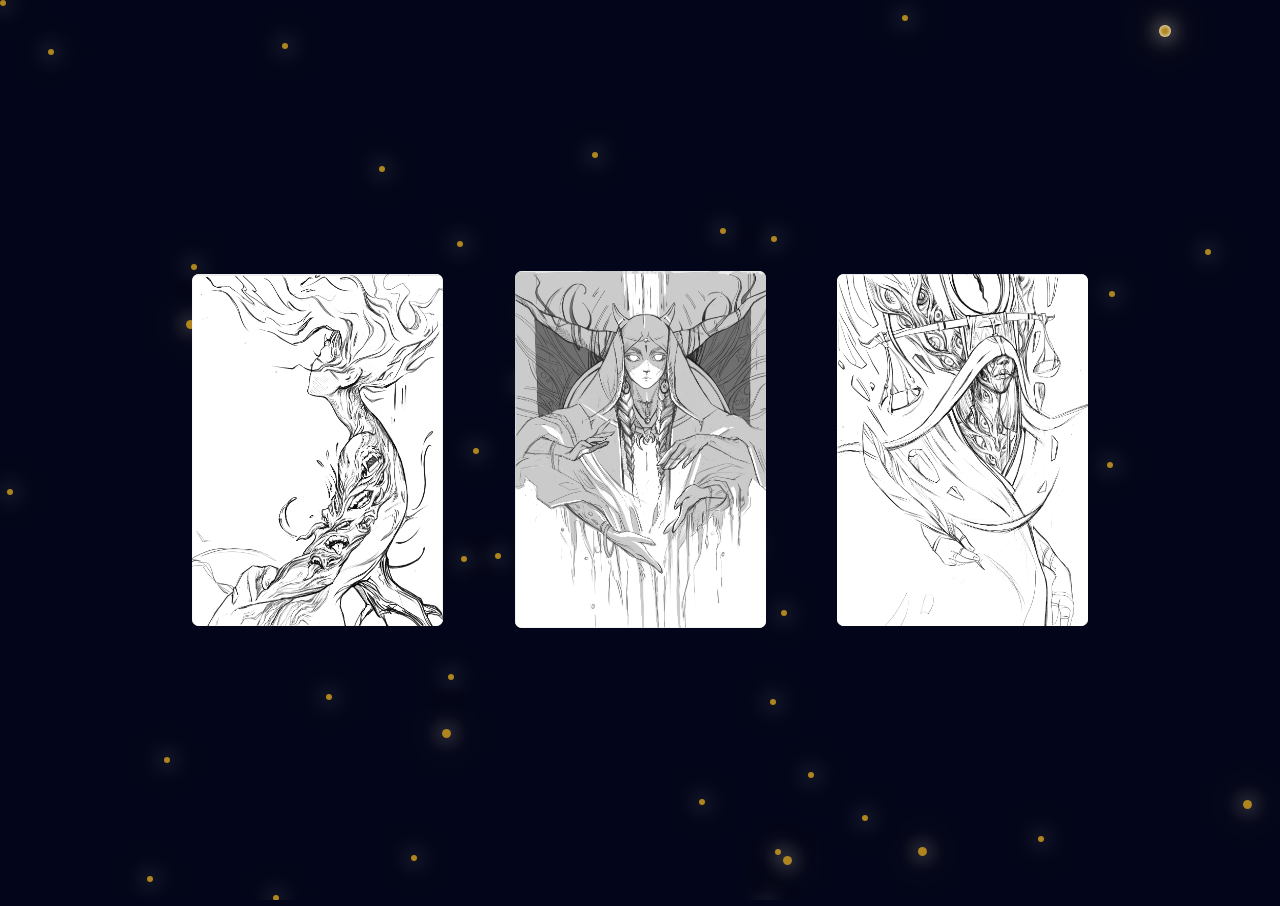
<file: 01/index.html>
<!DOCTYPE html>
<html>
    <head>
        <meta charset="utf-8">
        <meta name="viewport" content="width=device-width, user-scalable=no, minimum-scale=1.0, maximum-scale=1.0">
        <title>Rhetorics</title>
        <link rel="preconnect" href="https://fonts.googleapis.com">
        <link rel="preconnect" href="https://fonts.gstatic.com" crossorigin>
        <link href="https://fonts.googleapis.com/css2?family=Outfit:wght@100&display=swap" rel="stylesheet">
        <link rel="stylesheet" type="text/css" href="style.css">
    </head>
    <body>
        <section class="back">
            <div class="star"></div>
            <div class="cards-wrapper">
                <div class="cards">
                    <div class="card" id="pathos">
                        <img src="img/pathos.png">
                        <h3>Pathos</h3>
                        <div class="info">
                            Pathos appeals to the emotions and ideals of the audience and elicits feelings that already reside in them.
                        </div>
                    </div>
                    <div class="card" id="ethos">
                        <img src="img/ethos.png">
                        <h3>Ethos</h3>
                        <div class="info">
                            Ethos means "character" that is used to describe the guiding beliefs or ideals that characterize a community, nation, or ideology; and the balance between caution, and passion.
                        </div>
                    </div>
                    <div class="card" id="logos">
                        <img src="img/logos.png">
                        <h3>Logos</h3>
                        <div class="info">
                            Logos is an appeal to rational discourse that relies on inductive and deductive reasoning.
                        </div>
                    </div>
                </div>
                <span class="close">X</span>
            </div>
        </section>
    </body>
    <script type="text/javascript" src="tilt.min.js"></script>
    <script type="text/javascript">
    VanillaTilt.init(document.querySelectorAll(".card"), {
        max: 25,
        speed: 400,
        scale: 1.2,
        glare: true
    });

       VanillaTilt.init(document.querySelectorAll(".cards"), {
        max: 15,
        speed: 400,
        scale: .9,
        glare: false
    });


    var el = document.querySelectorAll('.cards .card');
    for (let i = 0; i < el.length; i++) {
        el[i].onclick = function () {
            var c = 0;
            while (c < el.length) {
                el[c++].className = 'card';
            }
            el[i].className = 'card active';
            var button = document.querySelector('.close').className = 'close visible';
        };
    }

    var els = document.querySelectorAll('.cards .card');
    var button = document.querySelector('.close');

    button.addEventListener('click', _removeClasses);
    function _removeClasses() {

        for (var i = 0; i < els.length; i++) {
            els[i].classList.remove('active');
            var button = document.querySelector('.close').className = 'close';
        }
    }

    //It also supports NodeList
    VanillaTilt.init(document.querySelectorAll(".card"));
    </script>
    <script type="text/javascript">
    function init() {
        const wH = window.innerHeight;
        const wW = window.innerWidth;

        const generateStars = (n) => {
        for (let i = 0; i < n; i++) {
            const div = document.createElement("div");
            div.className =
            i % 100 == 0
                ? "star star--big"
                : i % 9 == 0
                ? "star star--medium"
                : "star";
            // random everywhere!
            div.setAttribute(
            "style",
            `top:${Math.round(Math.random() * wH)}px;left:${Math.round(
                Math.random() * wW
            )}px;animation-duration:${
                Math.round(Math.random() * 3000) + 3000
            }ms;animation-delay:${Math.round(Math.random() * 3000)}ms;`
            );
            document.body.appendChild(div);
        }
        };

        generateStars(50);

    }
    window.onload = init;
    </script>
</html>
</file>
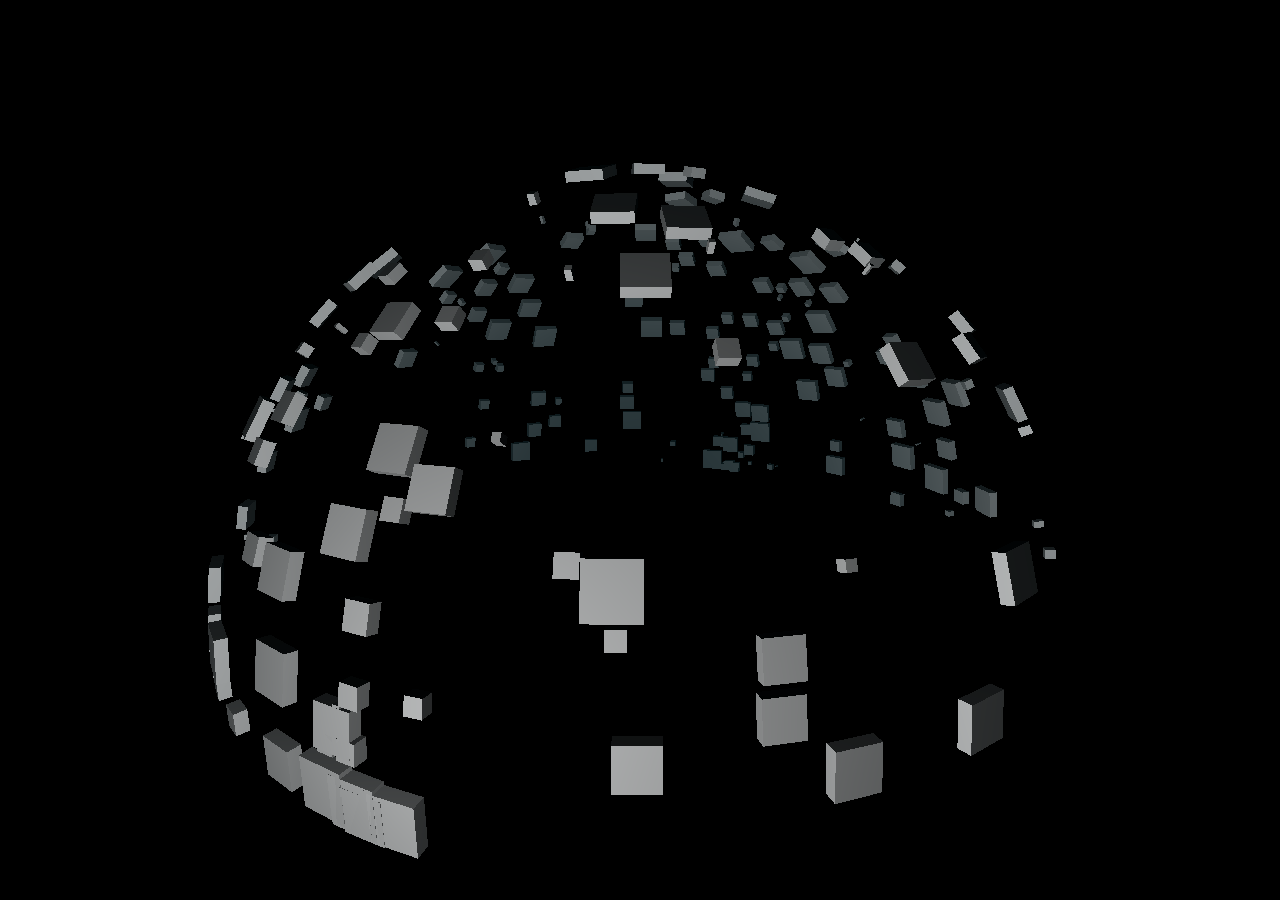
<file: 011/index.html>
<html>
<head>
	<meta charset="UTF-8">
	<title>first canvas</title>
	<script src="../js/Detector.js" type="text/javascript" charset="utf-8"></script>
	<script src="../js/utils/Stats.js" type="text/javascript" charset="utf-8"></script>
	<script src="../js/three.min.js" type="text/javascript"></script>
	<script src="../js/RequestAnimationFrame.js" type="text/javascript"></script>
	<script src="../js/utils/noise.js" type="text/javascript"></script>
	<script src="scripts/script.js" type="text/javascript"></script>
	<style>
	 body{
		margin:0;
		padding:0;
		background-color:#051519;
	}
	</style>
</head>

<body>
	<script type="text/javascript">
		init();
	</script>
</body>
</html>
</file>
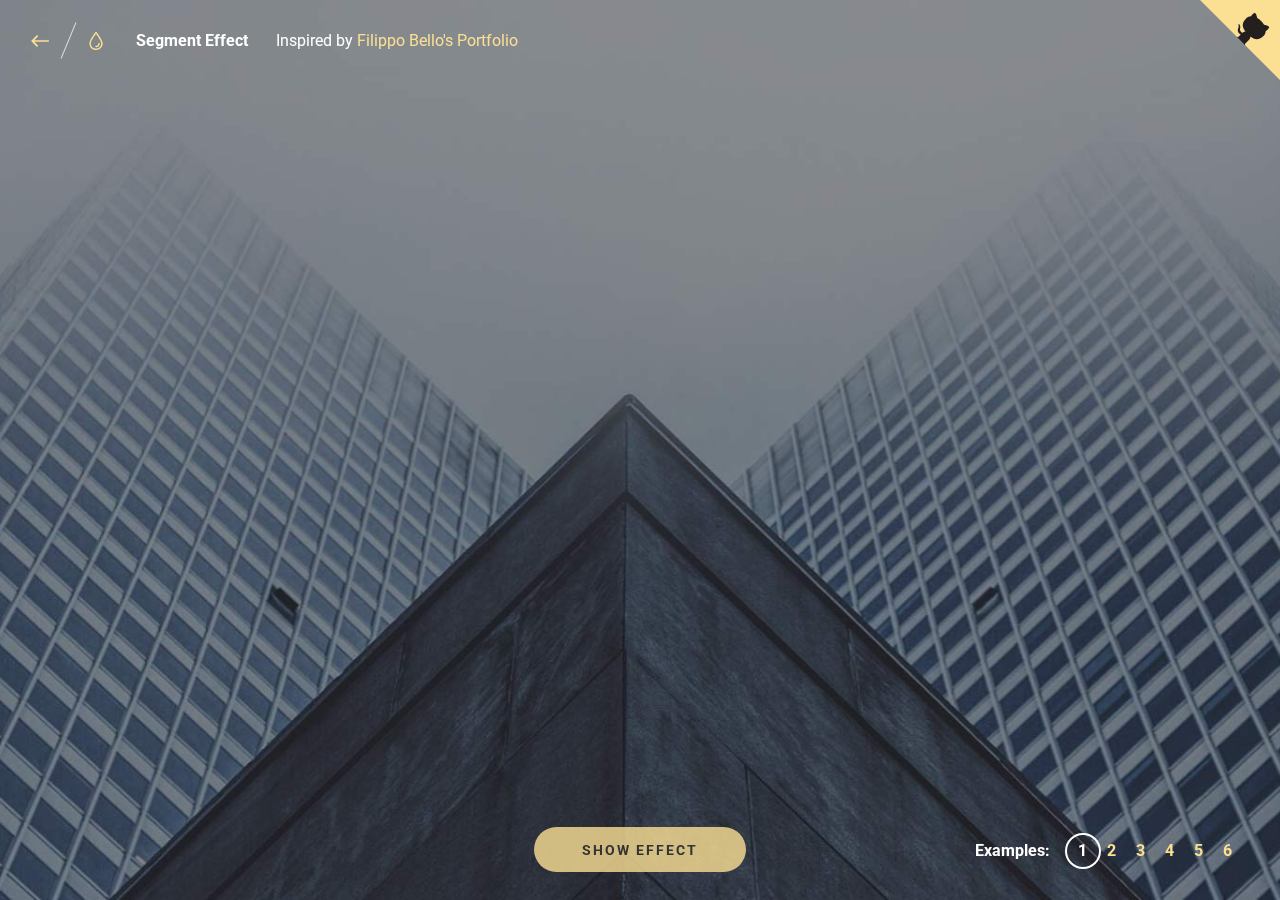
<file: 013/index.html>
<!DOCTYPE html>
<html lang="en" class="no-js">
	<head>
		<meta charset="UTF-8" />
		<meta http-equiv="X-UA-Compatible" content="IE=edge">
		<meta name="viewport" content="width=device-width, initial-scale=1">
		<title>Segment Effect | Demo 1 | Codrops</title>
		<meta name="description" content="Background image segment effect" />
		<meta name="keywords" content="css, html, backgorund image, effect, boxes, segments" />
		<meta name="author" content="Codrops" />
		<link rel="shortcut icon" href="favicon.ico">
		<link href="https://fonts.googleapis.com/css?family=Roboto:400,700" rel="stylesheet">
		<link rel="stylesheet" type="text/css" href="css/normalize.css" />
		<link rel="stylesheet" type="text/css" href="css/demo.css" />
		<link rel="stylesheet" type="text/css" href="css/component.css" />
		<!--[if IE]>
			<script src="http://html5shiv.googlecode.com/svn/trunk/html5.js"></script>
			<![endif]-->
		<script>
		document.documentElement.className = 'js';
		</script>
	</head>
	<body class="demo-1">
		<svg class="hidden">
			<defs>
				<symbol id="icon-arrow" viewBox="0 0 24 24">
					<title>arrow</title>
					<polygon points="6.3,12.8 20.9,12.8 20.9,11.2 6.3,11.2 10.2,7.2 9,6 3.1,12 9,18 10.2,16.8 " />
				</symbol>
				<symbol id="icon-drop" viewBox="0 0 24 24">
					<title>drop</title>
					<path d="M12,21c-3.6,0-6.6-3-6.6-6.6C5.4,11,10.8,4,11.4,3.2C11.6,3.1,11.8,3,12,3s0.4,0.1,0.6,0.3c0.6,0.8,6.1,7.8,6.1,11.2C18.6,18.1,15.6,21,12,21zM12,4.8c-1.8,2.4-5.2,7.4-5.2,9.6c0,2.9,2.3,5.2,5.2,5.2s5.2-2.3,5.2-5.2C17.2,12.2,13.8,7.3,12,4.8z" />
					<path d="M12,18.2c-0.4,0-0.7-0.3-0.7-0.7s0.3-0.7,0.7-0.7c1.3,0,2.4-1.1,2.4-2.4c0-0.4,0.3-0.7,0.7-0.7c0.4,0,0.7,0.3,0.7,0.7C15.8,16.5,14.1,18.2,12,18.2z" />
				</symbol>
			</defs>
		</svg>
		<main>
			<header class="codrops-header">
				<div class="codrops-links">
					<a class="codrops-icon codrops-icon--prev" href="http://tympanus.net/Development/FancyLetterAnimation/" title="Previous Demo">
						<svg class="icon icon--arrow">
							<use xlink:href="#icon-arrow"></use>
						</svg>
					</a>
					<a class="codrops-icon codrops-icon--drop" href="http://tympanus.net/codrops/?p=28039" title="Back to the article">
						<svg class="icon icon--drop">
							<use xlink:href="#icon-drop"></use>
						</svg>
					</a>
				</div>
				<h1 class="codrops-header__title">Segment Effect</h1>
				<p class="codrops-header__tagline">Inspired by <a href="http://www.filippobello.com/portfolio">Filippo Bello's Portfolio</a></p>
				<a href="https://github.com/codrops/SegmentEffect/" class="github-corner">
					<svg width="80" height="80" viewBox="0 0 250 250" class="github-icon">
						<path d="M0,0 L115,115 L130,115 L142,142 L250,250 L250,0 Z"></path>
						<path d="M128.3,109.0 C113.8,99.7 119.0,89.6 119.0,89.6 C122.0,82.7 120.5,78.6 120.5,78.6 C119.2,72.0 123.4,76.3 123.4,76.3 C127.3,80.9 125.5,87.3 125.5,87.3 C122.9,97.6 130.6,101.9 134.4,103.2" fill="currentColor" style="transform-origin: 130px 106px;" class="octo-arm"></path>
						<path d="M115.0,115.0 C114.9,115.1 118.7,116.5 119.8,115.4 L133.7,101.6 C136.9,99.2 139.9,98.4 142.2,98.6 C133.8,88.0 127.5,74.4 143.8,58.0 C148.5,53.4 154.0,51.2 159.7,51.0 C160.3,49.4 163.2,43.6 171.4,40.1 C171.4,40.1 176.1,42.5 178.8,56.2 C183.1,58.6 187.2,61.8 190.9,65.4 C194.5,69.0 197.7,73.2 200.1,77.6 C213.8,80.2 216.3,84.9 216.3,84.9 C212.7,93.1 206.9,96.0 205.4,96.6 C205.1,102.4 203.0,107.8 198.3,112.5 C181.9,128.9 168.3,122.5 157.7,114.1 C157.9,116.9 156.7,120.9 152.7,124.9 L141.0,136.5 C139.8,137.7 141.6,141.9 141.8,141.8 Z" fill="currentColor" class="octo-body"></path>
					</svg>
				</a>
			</header>
			<!-- Initial markup -->
			<div class="segmenter" style="background-image: url(img/1.jpg)"></div>
			<h2 class="trigger-headline trigger-headline--hidden"><span>M</span><span>o</span><span>t</span><span>i</span><span>o</span><span>n</span></h2>
			<div class="bottom-nav">
				<button class="btn btn--trigger btn--hidden">Show Effect</button>
				<nav class="codrops-demos">
					<span>Examples: </span>
					<a class="current-demo" href="index.html">1</a>
					<a href="index2.html">2</a>
					<a href="index3.html">3</a>
					<a href="index4.html">4</a>
					<a href="index5.html">5</a>
					<a href="index6.html">6</a>
				</nav>
			</div>
		</main>
		<script src="js/anime.min.js"></script>
		<script src="js/imagesloaded.pkgd.min.js"></script>
		<script src="js/main.js"></script>
		<script>
		(function() {
			var headline = document.querySelector('.trigger-headline'),
				trigger = document.querySelector('.btn--trigger'),
				segmenter = new Segmenter(document.querySelector('.segmenter'), {
					onReady: function() {
						trigger.classList.remove('btn--hidden');
						trigger.addEventListener('click', function() {
							segmenter.animate();
							headline.classList.remove('trigger-headline--hidden');
							this.classList.add('btn--hidden');
						});
					}
				});
		})();
		</script>
	</body>
</html>
</file>
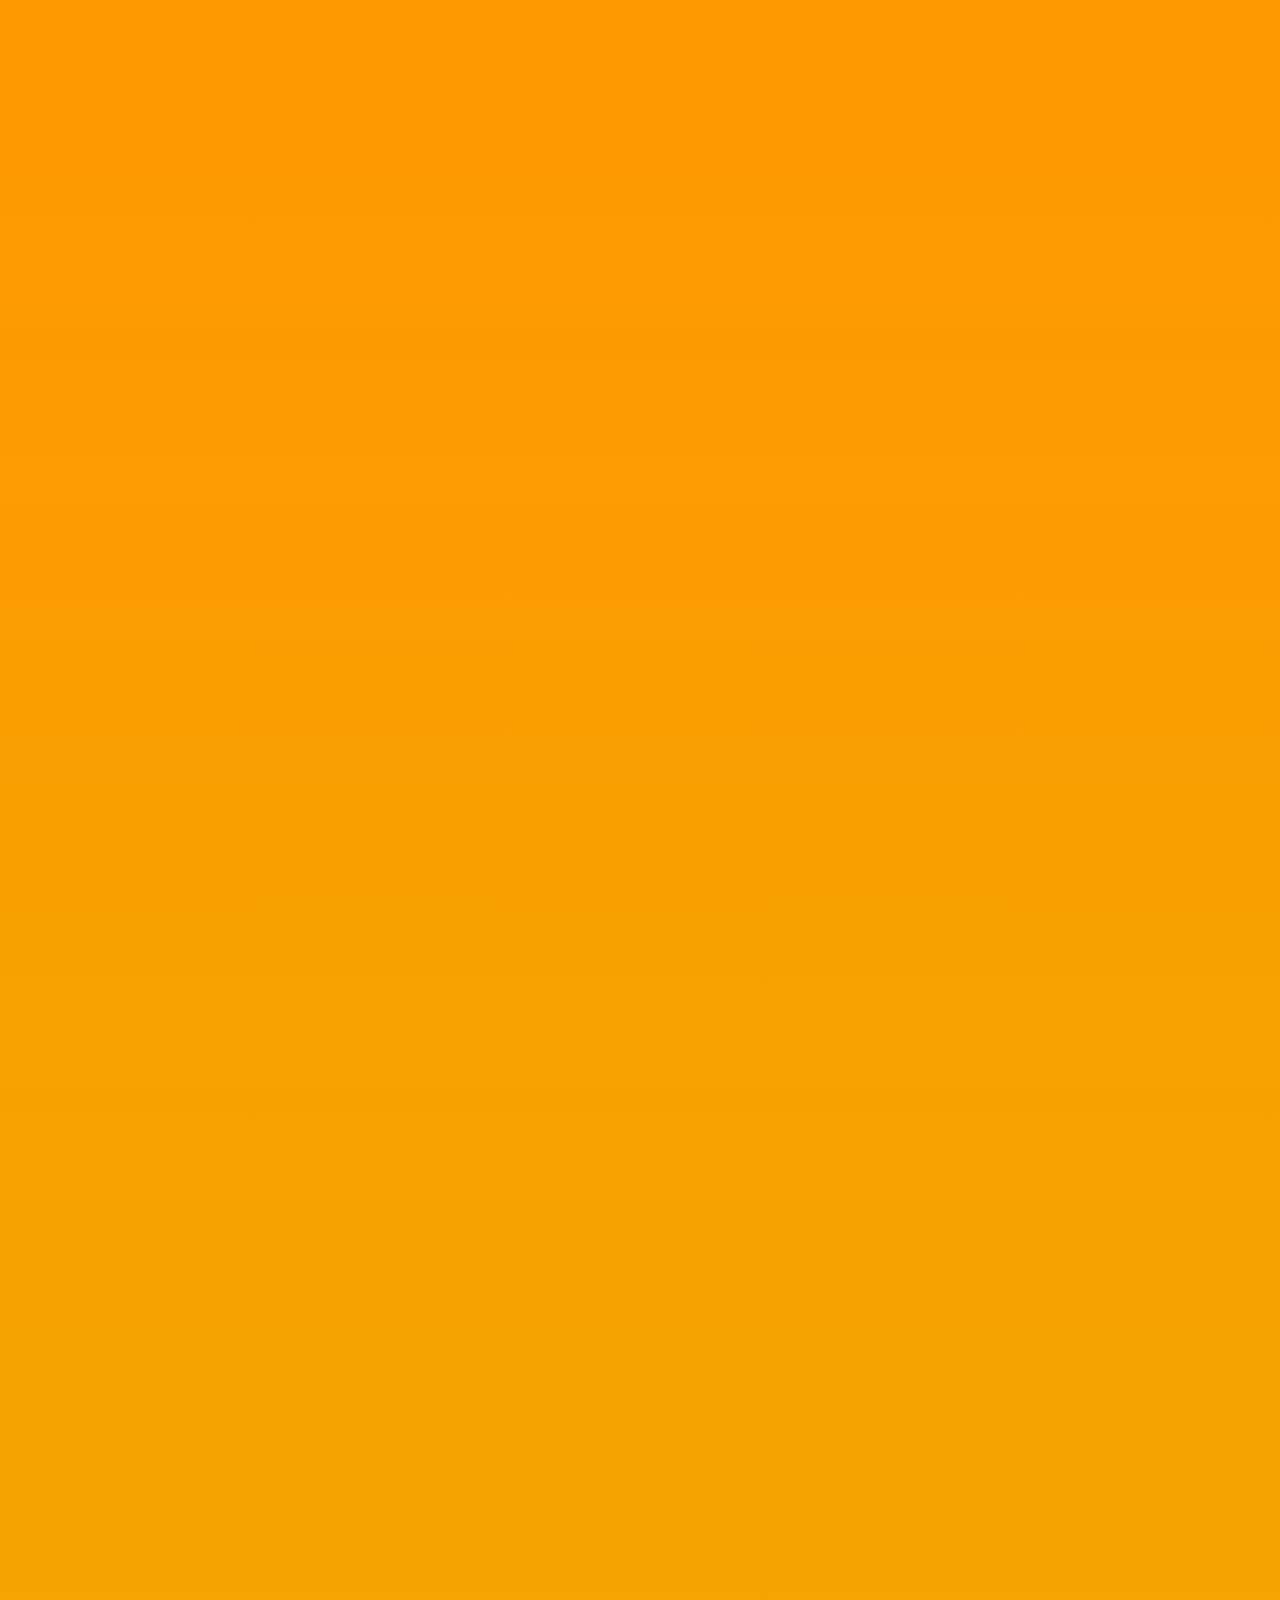
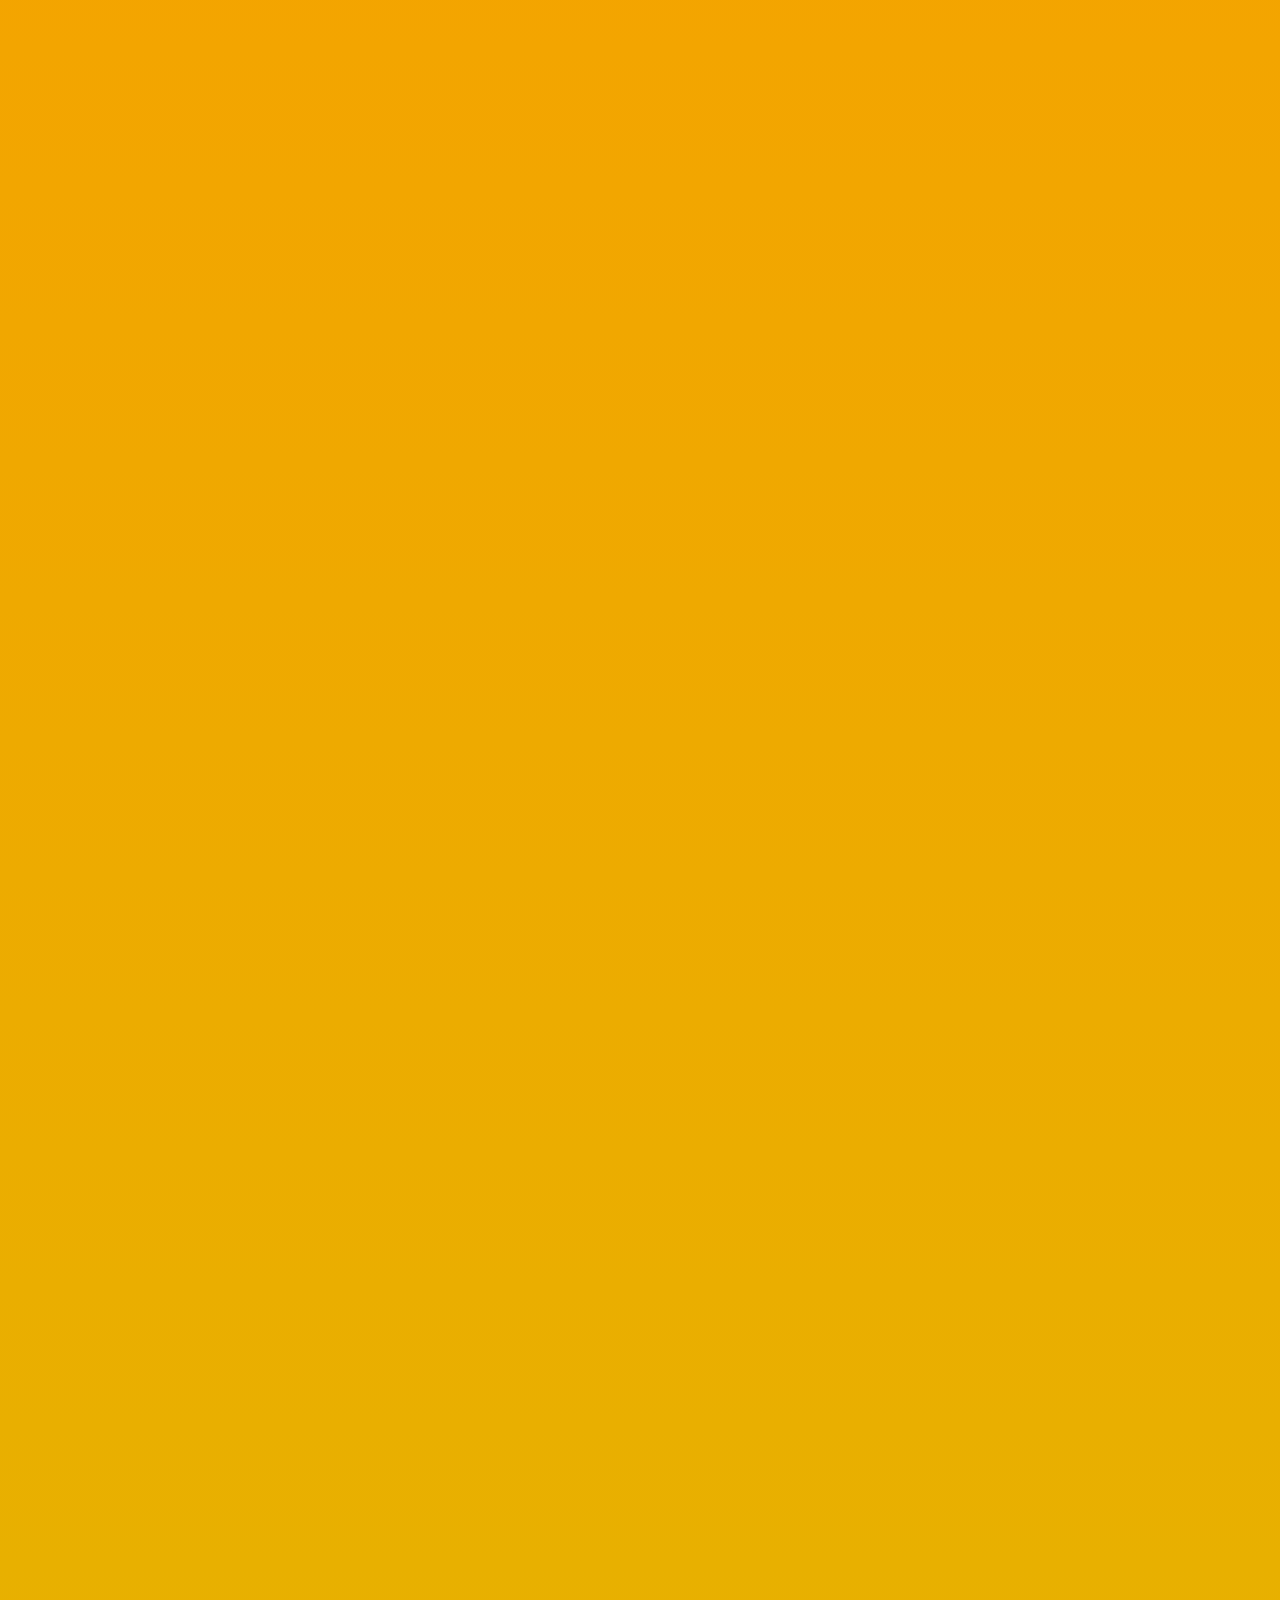
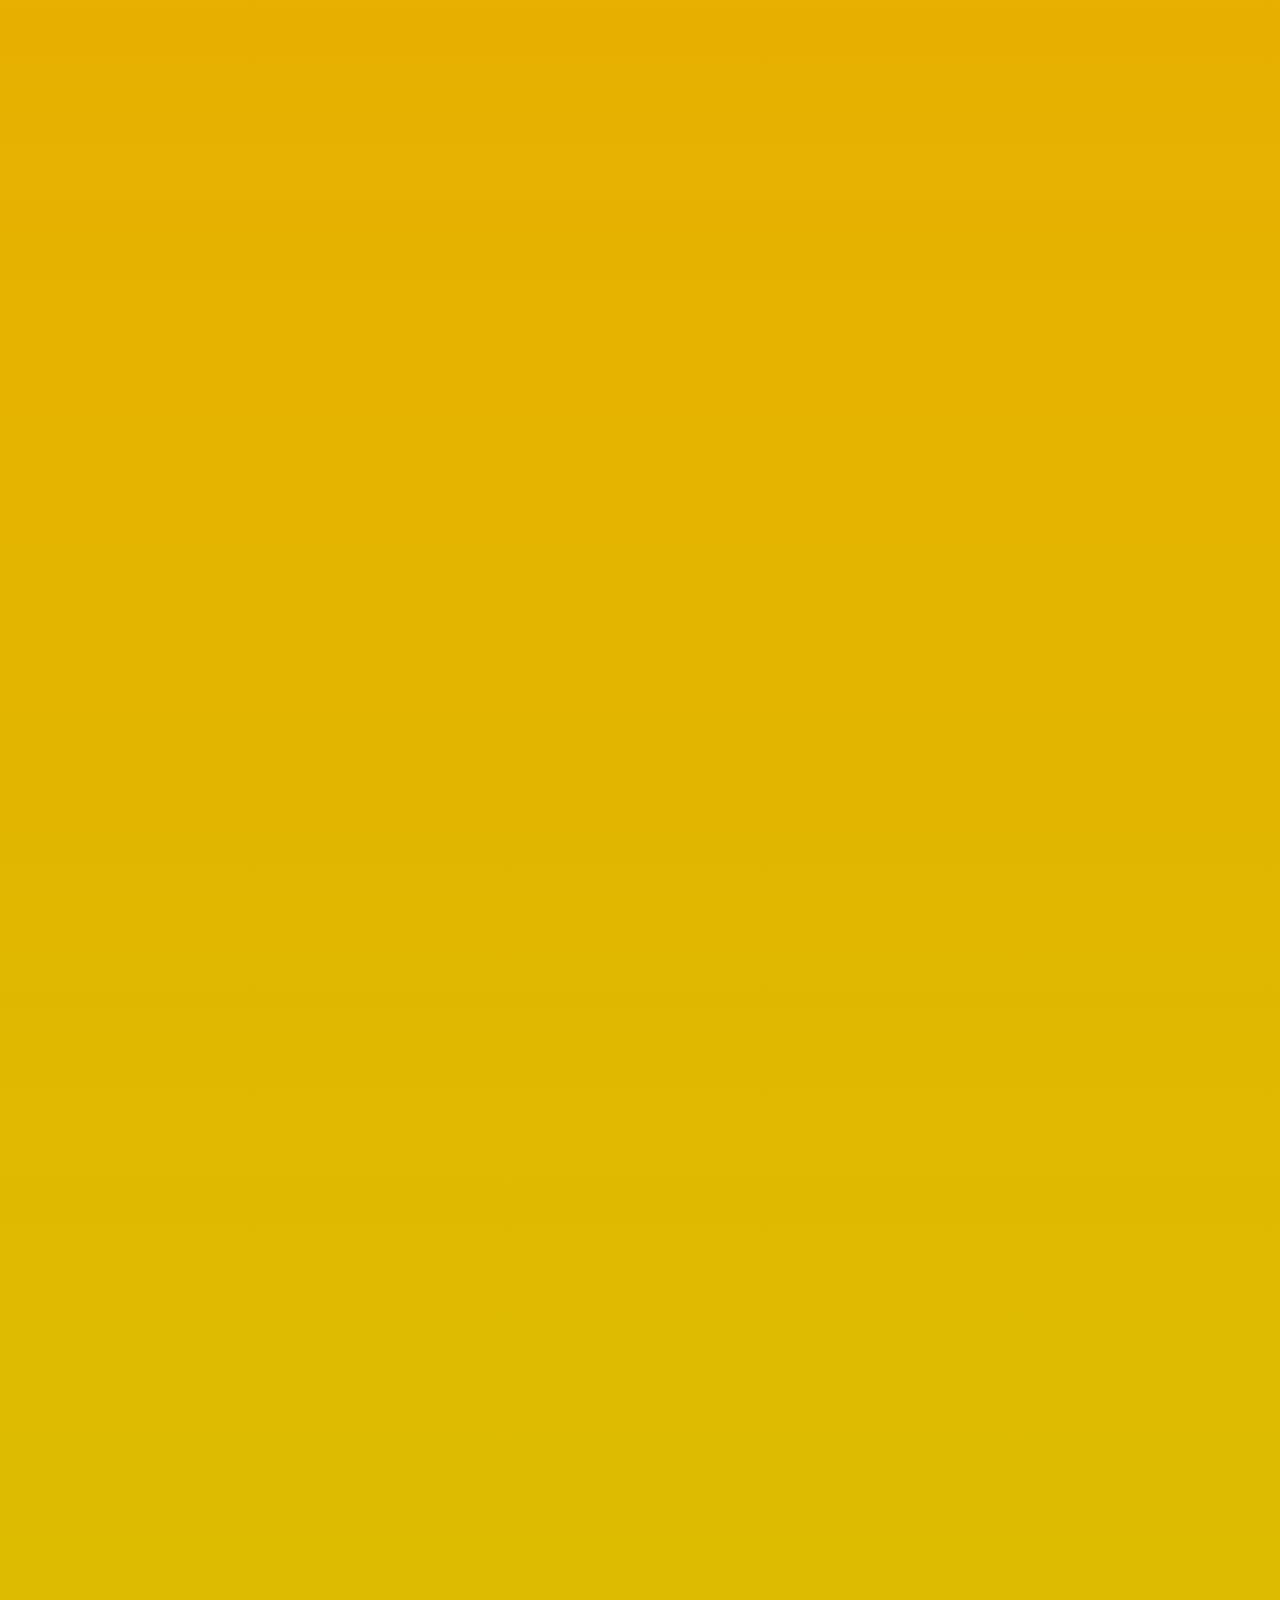
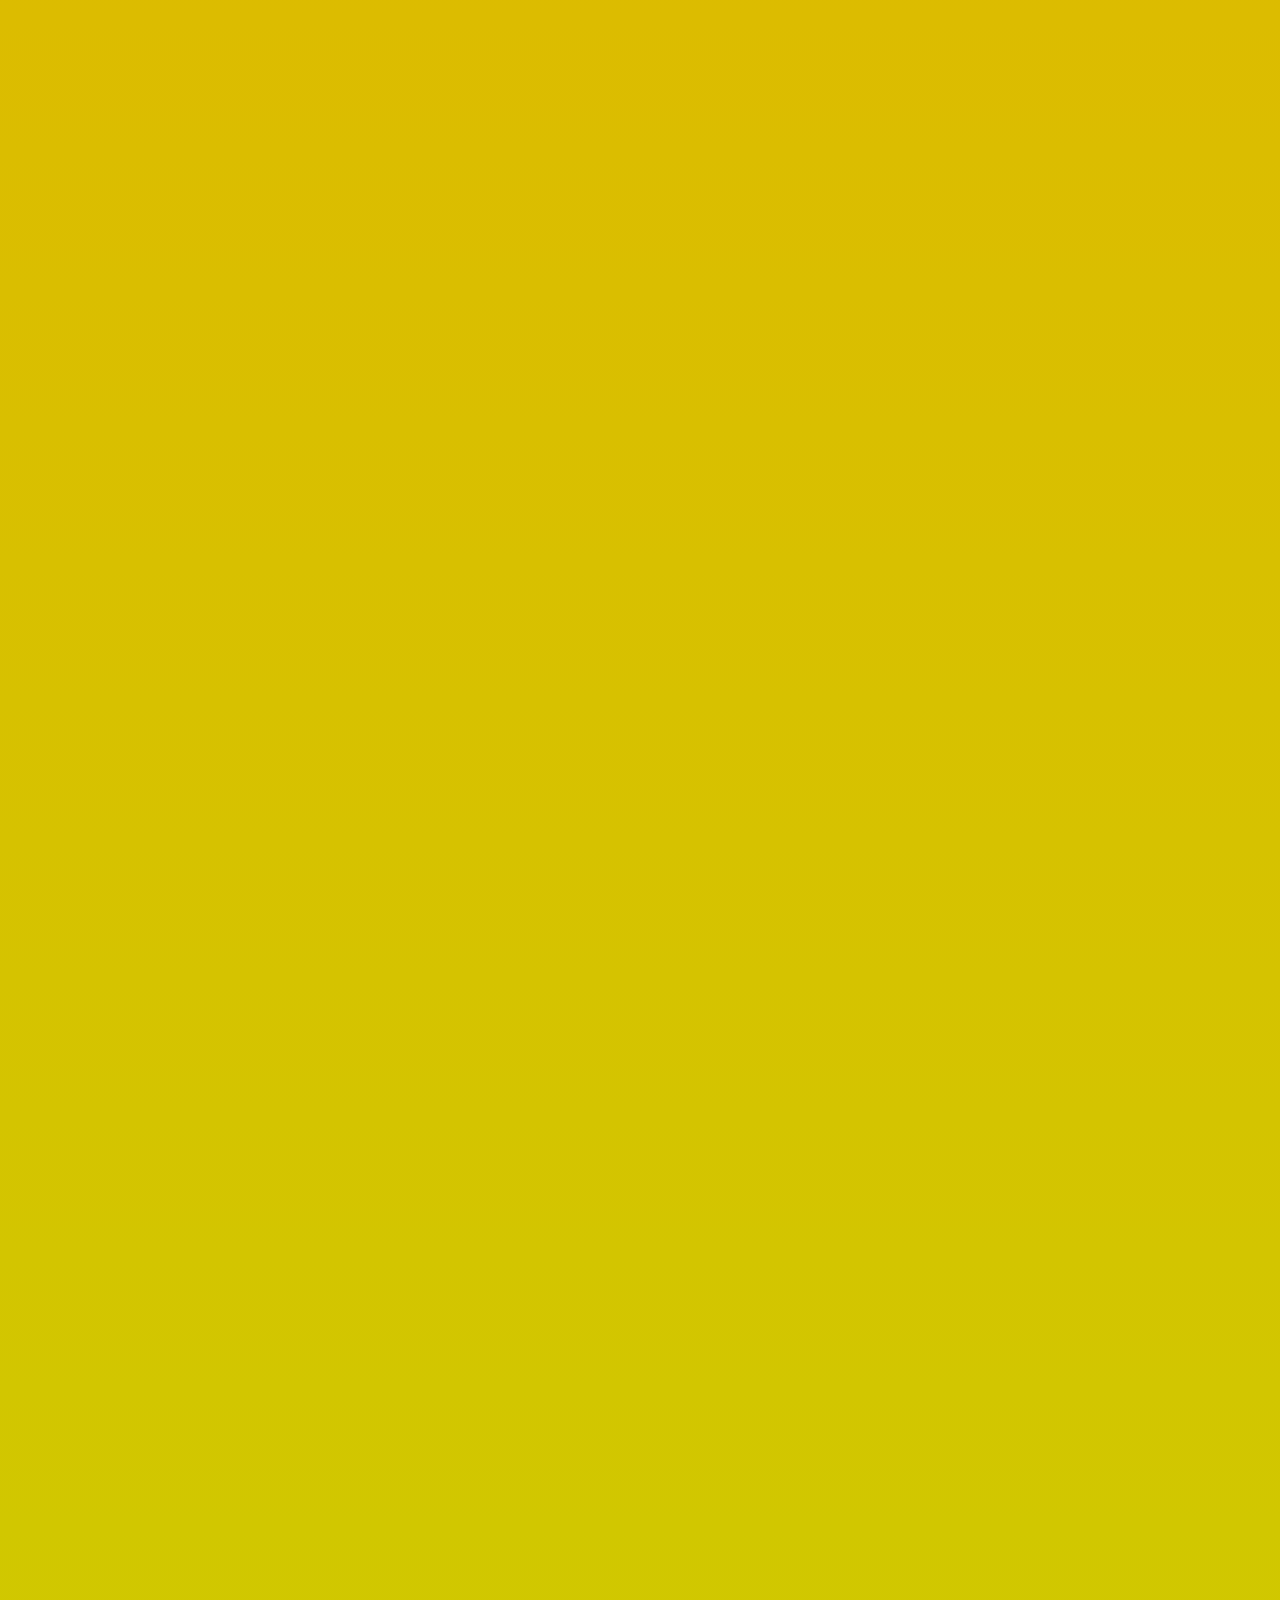
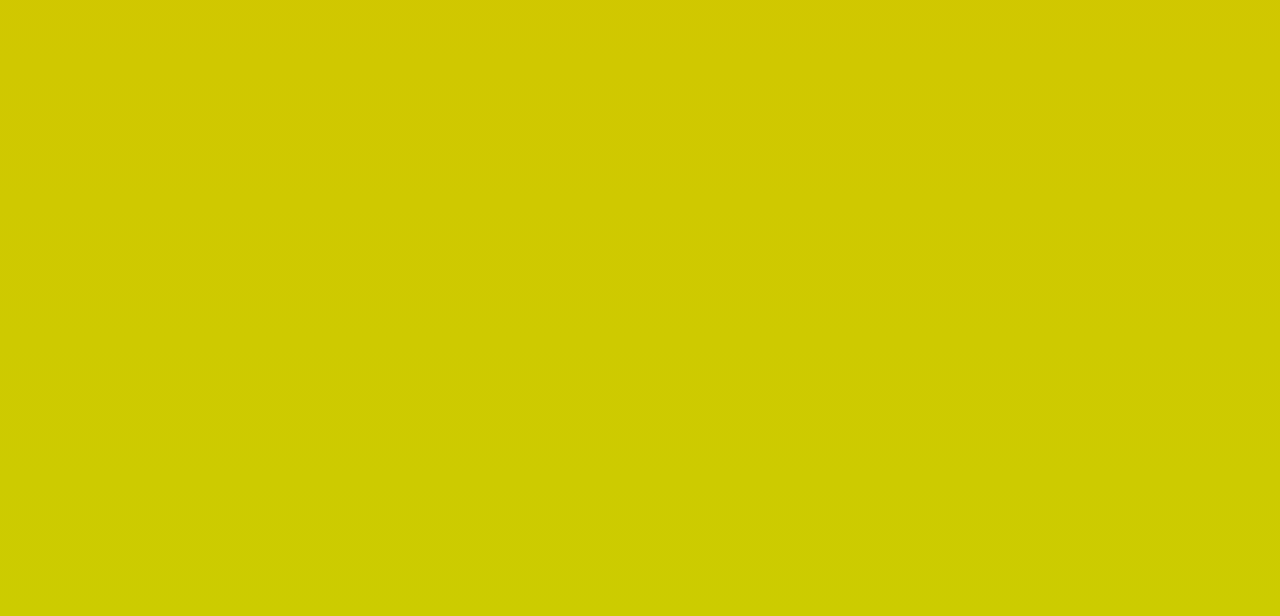
<file: 03/index.html>
<!doctype html>
<html lang="en">
    <head>
        <meta charset="utf-8">
        <meta name="viewport" content="width=device-width, initial-scale=1">
        <title>A Basic HTML5 Template</title>
        <meta name="description" content="A simple HTML5 Template for new projects.">
        <script src="https://code.jquery.com/jquery-3.6.0.min.js"></script>
        <link rel="stylesheet" href="styles.css">
    </head>
    <!DOCTYPE html>
    <body class="practice-4">
        <main>
            <section>
                <svg
                    version="1.1"
                    id="Layer_1"
                    xmlns="http://www.w3.org/2000/svg"
                    xmlns:xlink="http://www.w3.org/1999/xlink"
                    x="0px"
                    y="0px"
                    viewBox="0 0 1500 1200"
                    enable-background="new 0 0 1500 1200"
                    xml:space="preserve"
                >
                    <rect
                        x="1300.3"
                        y="349.1"
                        fill="none"
                        stroke="#none"
                        stroke-width="0.5"
                        stroke-miterlimit="10"
                        width="2100"
                        height="1200"
                    />
                    <g class="sign">
                        <path fill="#B21F65" d="M449.7,788.7c-0.3-4.9-0.6-9.8-0.9-14.7c-0.3,0.2-0.7,0.4-1,0.5c11.6,0,23.2,0,34.8,0c5.8,0,11.6,0,17.4,0
              c4.6,0,3.8,4.3,4,7.8c0.2,3.3,0.2,6.6,0.2,9.9c0.3-0.2,0.7-0.4,1-0.5c-5.8-0.1-11.4,0.5-17,1.8c-0.2,0.1-0.6,0.2-0.7,0.5
              c-0.4,9.8-0.2,19.6,0.6,29.3c0.5,6.5-11.9,5.3-16.3,5.2c-2.7-0.1-1.9-13.2-1.9-15.1c-0.1-5.1-0.3-10.1-0.4-15.2
              c-0.1-2.8,0.7-6-2.4-7.2c-2.7-1.1-6.8-0.6-9.6-0.4c-1.2,0.1-2.5,0.3-3.7,0.6c-3.3,0.8-5.1-1.6-3-4.8c0.3-0.5-1.1-0.3-1.3,0.1
              c-1.4,2.1-1.3,4.2,0.4,6.1c0.2,0.2,0.6,0.1,0.8,0c4.8-1.4,9.5-1.7,14.4-1.2c4.6,0.5,3.1,9.8,3.1,12.8c0.2,8.2,0.4,16.5,0.6,24.7
              c0,0.1,0.2,0.1,0.3,0.1c6.8,0.4,13.5-0.2,20.2-1.8c0.2,0,0.7-0.2,0.7-0.5c-0.7-7.1-1.1-14.3-1.2-21.5c0-3.3-1.5-11.1,3-12
              c4.2-0.8,8.5-1,12.8-0.9c0.3,0,1-0.2,1-0.5c0-5.9-0.3-11.9-0.7-17.8c0-0.2-0.3-0.1-0.4-0.1c-18.7,0-37.4,0-56,0c-0.3,0-1,0.2-1,0.5
              c0.3,4.9,0.6,9.8,0.9,14.7C448.2,789.4,449.7,789.2,449.7,788.7L449.7,788.7z"/>
                        <path fill="#B21F65" d="M509.8,776.7c-0.2-0.4-0.4-0.8-0.5-1.2c-0.2-0.4-1.6,0.1-1.4,0.4c0.2,0.4,0.4,0.8,0.5,1.2
              C508.5,777.4,509.9,776.9,509.8,776.7L509.8,776.7z"/>
                        <path fill="#B21F65" d="M509,774.3c0.1-0.1,0.2-0.2,0.2-0.3c0.1-0.1,0.1-0.2,0-0.3c-0.1-0.1-0.3-0.2-0.4-0.3
              c-0.4-0.3-1.1,0-1.3,0.3c-1.7,2.1-0.1,8,0,10.6c0.2,2.8,0.5,5.6,0.2,8.4c-0.4,3-8,2.5-10.4,2.7c-2.7,0.2-5.3,0.2-7.4,2.1
              c-0.7,0.6-0.6,2-0.6,2.8c0.1,3.3,0.2,6.6,0.3,9.9c0.2,5.9,0.3,11.9,0.5,17.8c0.2,7-15.4,5.4-20.2,5c-7.4-0.7-4.6-12.7-4.5-17.8
              c0.2-6.5,0.3-13,0.5-19.5c0-0.1,0-0.2-0.1-0.2c-5.9-2.4-10.4-1.4-16.4-0.1c-7.5,1.5-4.7-8.8-4.3-12.5c0.2-1.9,0.5-3.8,0.7-5.7
              c0.2-1.3,0.3-2.5,0.5-3.8c1.7-1.6,3.7-2.3,5.9-2c8.6-0.1,17.2-0.2,25.8-0.3c2.5,0,28.8-0.4,28.7,0.6c-0.1,0.5,1.4,0.3,1.4-0.2
              c0.4-3.1-11.8-1.4-13.7-1.4c-9.9,0.1-19.9,0.2-29.8,0.3c-4.6,0.1-9.3,0.1-13.9,0.2c-1.7,0-3.7-0.2-5.1,1c-1.7,1.4-1.3,5.9-1.5,7.7
              c-0.5,3.8-1.8,8.3-1.4,12.2c0.5,5.5,5,5.1,9.3,4c3.8-1,7.3-1,11,0.1c2.4,0.7,1.3,6.6,1.3,8.2c-0.1,5.2-0.3,10.4-0.4,15.6
              c-0.1,5.8-2.1,13,5.2,14.4c7,1.4,15.2-0.1,22-1.6c0.2-0.1,0.6-0.2,0.6-0.5c-0.2-7.2-0.4-14.5-0.6-21.7c-0.1-3.7-0.4-7.4-0.3-11.1
              c0.1-3.5,10.9-2.8,12.9-2.9c2.6-0.1,4.3-1.1,5.4-3.4c0.8-1.8,0-4.9-0.1-6.7c-0.1-2.4-1.8-10.1-0.2-12c-0.4,0.1-0.9,0.2-1.3,0.3
              c0.1,0.1,0.1,0.2,0.2,0.4C507.3,774.8,508.7,774.7,509,774.3L509,774.3z"/>
                        <path fill="#B21F65" d="M470.9,805.9c1.4-0.3,2.5-1,3.4-2.1c0.5-0.6,0.8-1.4,1-2.1c0.3-0.9,1.1-2.5,0.8-3.4c0.1,0.4,1.6,0,1.4-0.4
              c-0.4-1.1-2.2,0-2.6,0.6c-1.3,2-0.9,6.3-3.9,6.8C470.5,805.3,469.8,806.1,470.9,805.9L470.9,805.9z"/>
                        <path fill="#B21F65" d="M474.9,806.6c4.3-2.3,5.3-9,6.4-13.3c0.1-0.4-0.4-0.4-0.7-0.4c-5.7,0.3-8,5.7-9.2,10.6
              c-0.2,0.7,1.3,0.5,1.5-0.1c1-4,2.7-9.1,7.6-9.4c-0.2-0.1-0.4-0.3-0.7-0.4c-0.6,2.4-1.3,4.7-2.1,7c-0.7,2-1.4,4.3-3.4,5.4
              C473.4,806.3,474.2,807,474.9,806.6L474.9,806.6z"/>
                        <path fill="#B21F65" d="M474.9,808.9c0,0,0-0.1-0.1-0.1c0,0.2,0,0.3-0.1,0.5c-0.5,0.5,0.1,0.8,0.4,1.3c0.3,0.5,0.3,1.1,0.3,1.7
              c0,0.5-0.2,0.9-0.4,1.3c-0.4,0.7-2.2-1.2-2.4-1.3c-0.1,0.2-0.1,0.4-0.2,0.6c1.5-1.2,3.6-1.1,5,0.2c0.5,0.4,1.8-0.2,1.3-0.6
              c-2-1.9-5.2-1.9-7.3-0.2c-0.2,0.1-0.4,0.4-0.2,0.6c1,1.1,2,1.9,3.6,1.9c1.2,0,1.7-1.3,1.9-2.3c0.3-1.6-1.3-5.4-3.3-3.5
              c-0.1,0.1-0.2,0.3-0.1,0.5c0,0,0,0.1,0.1,0.1C474,810.1,475.4,809.5,474.9,808.9L474.9,808.9z"/>
                        <path fill="#B21F65" d="M478.3,808.5c0.8-1.3,1.6-2.5,2.4-3.8c0.4-0.6-1.1-0.4-1.3,0c-0.8,1.3-1.6,2.5-2.4,3.8
              C476.6,809,478,808.8,478.3,808.5L478.3,808.5z"/>
                        <path fill="#B21F65" d="M481.9,800.8c0.4-1.2,0.8-2.5,1.2-3.7c0.1-0.3-1.3-0.1-1.4,0.3c-0.4,1.2-0.8,2.5-1.2,3.7
              C480.4,801.3,481.8,801.2,481.9,800.8L481.9,800.8z"/>
                        <path fill="#B21F65" d="M484.3,793.4c0.2-1.2,0.3-2.5,0.5-3.7c0.1-0.7-1.4-0.4-1.5,0.1c-0.2,1.2-0.3,2.5-0.5,3.7
              C482.8,794.2,484.2,794,484.3,793.4L484.3,793.4z"/>
                        <path fill="#B21F65" d="M484.4,785.8c0-1.3,0.4-2.5,1.2-3.6c0.3-0.4-1.1-0.2-1.3,0.1c-0.8,1.2-1.3,2.5-1.3,3.9
              C483,786.5,484.4,786.3,484.4,785.8L484.4,785.8z"/>
                        <path fill="#B21F65" d="M487.7,778.3c0.7-0.5,1.4-1,2.1-1.6c0.2-0.2,0.4-0.5,0.1-0.7c-0.3-0.2-0.8-0.1-1,0.1
              c-0.7,0.5-1.4,1-2.1,1.6c-0.2,0.2-0.4,0.5-0.1,0.7C487,778.6,487.5,778.5,487.7,778.3L487.7,778.3z"/>
                        <path fill="#B21F65" d="M468.8,798.8c0.7-0.4,1.3-0.9,1.6-1.7c0.6-1.3,0.8-4.2,2.4-4.6c-0.3-0.1-0.5-0.2-0.8-0.2
              c-0.7,3.4-1.8,6.6-3.1,9.8c-0.2,0.4,1.3,0.3,1.4-0.2c1.3-3.2,2.4-6.5,3.1-9.8c0.1-0.4-0.6-0.3-0.8-0.2c-1.1,0.3-1.8,0.9-2.4,1.9
              c-0.9,1.5-0.6,3.8-2.3,4.8C467.1,798.9,468.4,799.1,468.8,798.8L468.8,798.8z"/>
                        <path fill="#B21F65" d="M476.3,791.7c-0.1-1.1-0.2-2.1-0.2-3.2c0-0.3,0-0.5,0.1-0.8c-0.3-0.1-0.2-0.1,0.2,0
              c0.4,0.2,0.5,0.7,0.6,1.1c0.1,0.3,0.1,1.2-0.3,1.2c-0.5-0.1-1-0.4-1.3-0.8c-0.5-0.7-0.5-1.7-0.1-2.4c0.1-0.2-1.2-0.1-1.4,0.3
              c-0.8,1.5,0,3.1,1.6,3.5c0.6,0.2,1.4,0,2-0.2c0.8-0.3,1-0.8,1-1.6c0.1-1.6-1.6-1.8-2.8-1.4c-0.5,0.2-1,0.5-1.1,1
              c-0.1,1.2,0,2.5,0.2,3.8C474.9,792.3,476.4,792,476.3,791.7L476.3,791.7z"/>
                        <path fill="#B21F65" d="M707.1,824.3c0.2,0.6,0.4,1.2,0.6,1.8c0.2,0.6,1.5,0.2,1.4-0.4c-0.9-8.3-1.7-16.6-2.6-24.9
              c-0.4-3.8-0.8-7.7-1.2-11.5c-0.2-1.9-0.4-3.8-0.6-5.8c-0.4-3.9,6.3-3.3,8.3-3.5c4-0.3,7.9-0.7,11.9-1c2-0.2,4-0.3,5.9-0.5
              c1.5-0.3,3-0.2,4.5,0.3c0.3,1.2,0.5,2.3,0.8,3.5c0.9,3.9,3.5,10.2-2.8,10.7c-4.5,0.3-9.1,0.7-13.6,1c-0.3,0-0.9,0.3-0.8,0.6
              c0.5,2.1,0.9,4.2,1.4,6.3c0.1,0.3,0.4,0.3,0.6,0.3c3.6-0.5,8.2-2.1,8.3,2.8c0.1,2.5,0.6,5,1.2,7.4c0.3-0.2,0.7-0.4,1-0.6
              c-3,0-6,0-9,0.1c-0.4,0-1,0.2-1,0.6c0.1,1.4,0.2,2.8,0.3,4.2c0,0.3,0.5,0.3,0.6,0.3c1.8-0.2,14.9-2.2,14.9,0
              c0,4.1,0.4,8.2,0.8,12.3c0.3-0.2,0.7-0.4,1-0.6c-5.2,0.1-10.5,0.1-15.7,0.2c-3.6,0-16.7,2.1-15.2-4.5c0.1-0.6-1.3-0.4-1.5,0.2
              c-0.9,4.2,2.9,5.3,6.3,5.4c8.5,0.1,17-0.2,25.5-0.3c0.4,0,1-0.2,1-0.6c-0.5-4.6-0.8-9.2-0.8-13.8c0-0.3-0.4-0.4-0.6-0.4
              c-3.2,0.3-6.5,0.6-9.7,0.8c-3.8,0.3-5.2,0.7-5.5-3.4c-0.3,0.2-0.7,0.4-1,0.6c3,0,6,0,9-0.1c0.3,0,1.1-0.2,1-0.6
              c-0.9-3.6-1.3-7.1-1.2-10.8c0-0.3-0.2-0.4-0.5-0.4c-2.5-0.1-4.9,0-7.4,0.2c-1.9,0.2-2-3.2-2.2-4.2c-0.4-1.7,4-1.3,4.7-1.4
              c3.2-0.2,6.5-0.5,9.7-0.7c0.8-0.1,2.9,0,3.6-0.6c0.9-0.8,1.2-0.9,0.8-2.4c-0.8-3.5-1.6-7-2.4-10.6c-1-4.6-3.9-2.8-8.2-2.5
              c-7.3,0.6-14.5,1.2-21.8,1.9c-1.8,0.2-4.2,0.9-4.1,3.2c0.8,14.4,3,28.9,4.5,43.3c0.5-0.1,1-0.3,1.4-0.4c-0.2-0.6-0.4-1.2-0.6-1.8
              C708.3,823.3,706.9,823.7,707.1,824.3L707.1,824.3z"/>
                        <path fill="#B21F65" d="M706,825.9c-1.5-10.4-2.6-20.8-3.5-31.2c-0.2-2.6-0.4-5.2-0.5-7.8c-0.3-4.1-1.4-7.1,3.8-8.8
              c5.6-1.8,11.5-2.7,17.4-3c2.9-0.2,5.9,0,8.9,0.2c4,0.3,4.6,2.9,5.5,6c1.1,3.8,4.6,13.3-1.7,13.6c-3.3,0.2-14-1-14.6,3.9
              c0,0.2,0.2,0.3,0.4,0.3c1.7,0.1,3.5,0.2,5.2,0.2c3.5,0.2,3.4,2.7,3.9,5.6c0.1,0.8,1.6,7,0.3,7.2c-2.2,0.4-4.3,0.8-6.5,1.3
              c-0.4,0.1-1.3,0.7-0.4,0.7c2.2,0,15-1.2,15.2,1.6c0.2,2.4,0.4,4.8,0.6,7.3c0.1,1.2,0.2,2.4,0.3,3.6c0.3,3.6-4,2.9-5.9,3
              c-5.9,0.3-11.7,0.7-17.6,1c-2.4,0.1-10.2,0.9-10.7-2.6c-0.4-2.8-0.7-5.6-1.1-8.4c-0.1-0.4-1.5-0.1-1.4,0.4
              c0.4,3.4,0.8,6.7,1.3,10.1c0,0.1,0.1,0.1,0.1,0.1c6.2,1.9,12.5,1.1,18.9,0.8c5.4-0.3,12.2,0.5,17.3-1.3c0.1-0.1,0.4-0.2,0.4-0.4
              c0.8-4.9-0.6-10.7-1-15.7c0-0.2-0.3-0.2-0.4-0.2c-3.9,0.1-7.7,0.2-11.6,0.1c-0.8,0-4.8,0.8-1,0.1c1.6-0.3,3.2-0.6,4.8-0.9
              c0.2,0,0.9-0.2,0.8-0.6c-0.6-4.4-1.3-8.7-1.9-13.1c0-0.2-0.3-0.2-0.4-0.2c-1.2-0.1-2.3-0.1-3.5-0.2c-0.6,0-1.2-0.1-1.7-0.1
              c-2.7,0.3-2.4-0.5,0.9-2.2c4-0.4,8.1-0.6,12.1-0.8c1.5-0.1,2.8-0.6,2.5-2.4c-0.5-4.6-0.8-12.7-3.9-16.4c-2.9-3.6-9.7-2.6-13.8-2.5
              c-5.5,0.1-11,1.1-16.4,2.6c-2.8,0.7-7.1,1.5-7,5.2c0.3,14.7,2.1,29.6,4.2,44.1C704.6,826.7,706.1,826.4,706,825.9L706,825.9z"/>
                        <path fill="#B21F65" d="M721.1,826.4c-0.2-0.5-0.4-1-0.5-1.5c-0.1-0.4-0.2-0.9-0.5-1.1c-0.3-0.2-0.7-0.2-1-0.1
              c-0.2,0.1-0.6,0.4-0.4,0.7c0.3,0.2,0.3,0.8,0.5,1.1c0.2,0.4,0.3,0.9,0.5,1.3C719.9,827.4,721.3,827,721.1,826.4L721.1,826.4z"/>
                        <path fill="#B21F65" d="M718.6,821.2c-0.4-1-1-1.8-2-2.3c-0.3-0.2-0.7-0.1-1,0.1c-0.2,0.2-0.4,0.5-0.1,0.7c0.8,0.4,1.3,1.1,1.6,1.9
              C717.4,822.2,718.8,821.8,718.6,821.2L718.6,821.2z"/>
                        <path fill="#B21F65" d="M715.1,816.5c-1.2-0.4-2.3-0.9-3.5-1.3c-0.6-0.2-1.7,0.6-0.9,0.9c1.2,0.4,2.3,0.9,3.5,1.3
              C714.8,817.6,715.9,816.8,715.1,816.5L715.1,816.5z"/>
                        <path fill="#B21F65" d="M706.9,815.2c0.7,0.2,1.4,0.5,2.1,0.7c0.3,0.1,0.8-0.1,1-0.2c0.1-0.1,0.5-0.3,0.2-0.4
              c-0.7-0.2-1.4-0.5-2.1-0.7c-0.3-0.1-0.8,0.1-1,0.2C706.9,814.9,706.6,815.1,706.9,815.2L706.9,815.2z"/>
                        <path fill="#B21F65" d="M724.6,826.2c-1.4-2.9-2.7-5.9-3.7-9c-0.1-0.4-1.6,0-1.4,0.4c1,3.1,2.2,6.1,3.7,9
              C723.3,827,724.7,826.5,724.6,826.2L724.6,826.2z"/>
                        <path fill="#B21F65" d="M724.5,822.9c0.2-0.6,0.3-1.1,0.5-1.7c0,0,0.1-0.1,0.1-0.2c-1.9-3-3.7-6.1-5.6-9.1c-0.2-0.4-1.3,0-1.4,0.3
              c0,0-1.1,0.3-1.2,0.3c-0.5,0.2-0.5,0.7-0.5,1.2c0,1.5,1.1,3.4,1.6,4.8c0.7,2,1.5,4,2.3,6c0.2,0.4,1.6,0,1.4-0.4
              c-1.2-3.1-2.4-6.3-3.5-9.5c-0.4-1.1-0.8-1.8,0.5-2.1c0.4-0.1,0.6-0.3,0.8-0.7c-0.5,0.1-1,0.2-1.4,0.3c1.2,1.9,2.4,3.9,3.6,5.8
              c0.3,0.6,2.3,3,1.7,3.7c-0.4,0.4-0.2,1-0.2,1.5C723.1,823.7,724.6,823.4,724.5,822.9L724.5,822.9z"/>
                        <path fill="#B21F65" d="M726.4,825.2c0-1.2,0.4-2.3,1.4-3c0.3-0.2,0.4-0.6,0.1-0.8c-0.3-0.2-0.7-0.1-1,0.1
              c-1.2,0.9-1.9,2.3-1.9,3.8C725,826.1,726.4,825.9,726.4,825.2L726.4,825.2z"/>
                        <path fill="#B21F65" d="M728.2,825c0.2-1,0.7-2.1,1.8-2.4c0.2-0.1,0.7-0.2,0.6-0.5c-0.1-1,0-2,0.5-2.9c0.1-0.2-0.2-0.2-0.3-0.3
              c-1.6-0.4-3.3,0.1-4.6,1.2c-1.1,0.9-2.2,3.2-0.9,4.4c0.4,0.3,1.7-0.2,1.4-0.5c-0.9-0.8-0.4-2.2,0.1-3.1c0.7-1.1,1.9-1.5,3.1-1.2
              c-0.1-0.1-0.2-0.2-0.3-0.3c-0.5,1-0.6,2-0.5,3.1c0.2-0.2,0.4-0.3,0.6-0.5c-1.6,0.5-2.7,1.6-3,3.2
              C726.6,825.7,728.1,825.4,728.2,825L728.2,825z"/>
                        <path fill="#B21F65" d="M714,813.8c0.3-0.1-0.2-0.4-0.3-0.4c-0.2-0.2-0.3-0.5-0.4-0.8c-0.3-0.8,0.1-1.8,0.4-2.6
              c-0.5,0.1-0.9,0.2-1.4,0.4c0.6,0.6,1.3,1,2,1.3c0-0.1,0-0.2-0.1-0.3c-0.5,0.4-1,0.9-1.6,1.3c-0.3,0.3-0.6,0.5-0.9,0.8
              c0.3-0.1,0.4-0.2,0.1-0.4c-0.1-0.1-0.1-0.3-0.1-0.4c-0.3-1.2,0.7-2.4,0-3.6c-0.2-0.4-1.6,0.2-1.4,0.4c0.5,0.9,0,1.7-0.1,2.7
              c-0.1,0.6,0,1.6,0.7,1.8c0.7,0.2,1.4,0,2-0.4c1-0.6,1.8-1.5,2.6-2.2c0.1-0.1,0.1-0.2-0.1-0.3c-0.7-0.3-1.3-0.6-1.9-1.2
              c-0.2-0.2-1.3,0.1-1.4,0.4c-0.4,1.2-0.8,2.6,0.1,3.7c0.6,0.7,1.7,0.5,2.5,0.2C715.7,813.6,714.3,813.6,714,813.8L714,813.8z"/>
                        <path fill="#B21F65" d="M732.6,822.2c-0.2-0.2-0.2-0.4-0.1-0.6c0.1-0.5,0.4-0.2,0.6,0.1c0.5,0.5,0.6,1.2,0.8,1.8
              c0.1-0.1,0.2-0.3,0.3-0.4c-1,0.5-1.9,1.2-2.8,2c0.4-0.1,0.8-0.2,1.3-0.3c-0.4-0.3-0.9-0.5-1.3-0.8c0,0.1,0.1,0.2,0.1,0.3
              c1.3-1.4,2.7-2.6,4.3-3.6c0.8-0.5-0.5-0.6-0.9-0.4c-1.8,1.1-3.3,2.5-4.7,4c-0.1,0.1,0,0.3,0.1,0.3c0.4,0.3,0.9,0.5,1.3,0.8
              c0.4,0.2,1-0.1,1.3-0.3c0.7-0.7,1.4-1.2,2.3-1.7c0.1-0.1,0.3-0.2,0.3-0.4c-0.4-1.3-1-2.8-2.6-2.5c-1,0.2-2.3,1.2-1.5,2.2
              C731.6,823.1,733,822.6,732.6,822.2L732.6,822.2z"/>
                        <path fill="#B21F65" d="M705.8,789.3c2.8-0.7,5.4-1.9,7.7-3.6c0.8-0.6-0.5-0.7-0.9-0.4c-2.2,1.5-4.5,2.6-7,3.3
              C704.8,788.8,705,789.5,705.8,789.3L705.8,789.3z"/>
                        <path fill="#B21F65" d="M708,789.9c4.7,3.5,7.4-4.3,10.7-5.8c0.1-0.1,0.7-0.4,0.4-0.6c-2.2-1.6-4.7-1.1-7.2-0.3
              c-2.1,0.7-4.6,2-4.4,4.5c0,0.5,1.5,0.2,1.4-0.4c-0.3-3.6,6.6-4.9,8.8-3.3c0.1-0.2,0.3-0.4,0.4-0.6c-1,0.5-1.9,1.1-2.6,1.9
              c-1.2,1.4-3.6,5.8-6.2,3.9C709,789,707.6,789.6,708,789.9L708,789.9z"/>
                        <path fill="#B21F65" d="M705.6,791.4c0.9,0.7,1.8,1.4,2.6,2c0.4,0.3,1.7-0.3,1.1-0.8c-0.9-0.7-1.8-1.4-2.6-2
              C706.3,790.3,705,790.9,705.6,791.4L705.6,791.4z"/>
                        <path fill="#B21F65" d="M707.5,794c-0.3,0.8-0.4,1.5-0.3,2.3c0.1,0.9,0.7,0.9,1.5,1.1c2.1,0.6,4.3,1.1,6.5,1.4
              c0.3,0,1.2-0.3,0.9-0.7c-2-3.2-4.5-6-7.6-8.2c-0.4-0.3-1.6,0.1-1.2,0.7c0.9,1.3,1.7,2.6,2.4,4c0.4,0.8,0.5,1.7,1.4,1.9
              c0.3,0.1,0.8,0,1-0.3c0.3-0.3,0.3-0.6,0-0.9c-0.3-0.3-1-0.1-1.3,0.1c0,0-0.1,0.1-0.1,0.1c-0.6,0.6,0.8,0.7,1.2,0.3
              c0,0,0.1-0.1,0.1-0.1c-0.4,0-0.8,0.1-1.3,0.1c0,0,0.1,0,0.1,0c0.3-0.1,0.7-0.2,1-0.3c-0.6-0.1-1.2-2.4-1.5-2.9
              c-0.5-1-1.1-1.9-1.8-2.8c-0.4,0.2-0.8,0.4-1.2,0.7c3,2.2,5.4,4.9,7.4,8.1c0.3-0.2,0.6-0.5,0.9-0.7c-1.5-0.2-3-0.5-4.4-0.9
              c-0.8-0.2-1.5-0.4-2.3-0.6c-0.9-0.3-0.3-1.9-0.1-2.5C709.1,793.3,707.6,793.5,707.5,794L707.5,794z"/>
                        <path fill="#B21F65" d="M715.7,793.5c-0.6-0.6-1.3-1.2-1.9-1.9c-0.1,0.2-0.1,0.4-0.2,0.6c0.9-0.5,1.4-1.3,1.7-2.3
              c-0.5,0.1-0.9,0.2-1.4,0.4c0.5,0.8,1.1,1.6,1.6,2.3c0.3-0.3,0.5-0.5,0.8-0.8c-1,0.2-1.9-0.2-2.7-0.8c-0.4-0.4-1.8,0.2-1.3,0.6
              c1.1,0.9,2.4,1.4,3.9,1.1c0.3,0,1.1-0.3,0.8-0.8c-0.5-0.8-1.1-1.6-1.6-2.3c-0.3-0.4-1.3-0.1-1.4,0.4c-0.2,0.7-0.6,1.2-1.2,1.6
              c-0.2,0.1-0.4,0.4-0.2,0.6c0.6,0.6,1.3,1.2,1.9,1.9C714.7,794.5,716.1,793.9,715.7,793.5L715.7,793.5z"/>
                        <path fill="#B21F65" d="M716.6,790.1c0.7-0.5,1.3-1,2-1.5c0.2-0.2,0.4-0.5,0.1-0.7c-0.3-0.2-0.8-0.1-1,0.1c-0.7,0.5-1.3,1-2,1.5
              c-0.2,0.2-0.4,0.5-0.1,0.7C715.9,790.3,716.3,790.3,716.6,790.1L716.6,790.1z"/>
                        <path fill="#B21F65" d="M720.7,787c0.6-0.3,1.3-0.5,1.9-0.8c0.1-0.1,0.5-0.3,0.2-0.4c-0.3-0.1-0.7,0.1-1,0.2
              c-0.6,0.3-1.3,0.5-1.9,0.8c-0.1,0.1-0.5,0.3-0.2,0.4C720,787.3,720.4,787.1,720.7,787L720.7,787z"/>
                        <path fill="#B21F65" d="M724.4,785.9c0.7-0.1,1.4-0.1,2-0.2c0.3,0,0.7-0.1,1-0.4c0.2-0.2-0.2-0.3-0.3-0.3c-0.7,0.1-1.4,0.1-2,0.2
              c-0.3,0-0.7,0.1-1,0.4C723.8,785.9,724.3,785.9,724.4,785.9L724.4,785.9z"/>
                        <path fill="#B21F65" d="M728.6,785.7c0.8,0.2,1.7,0.4,2.5,0.6c0.7,0.2,1.5-0.9,0.5-1.1c-0.8-0.2-1.7-0.4-2.5-0.6
              C728.3,784.5,727.6,785.5,728.6,785.7L728.6,785.7z"/>
                        <path fill="#B21F65" d="M732.7,786c0.7,0.4,1.4,0.8,2.1,1.2c0.3,0.2,0.7,0.1,0.9,0c0.1,0,0.7-0.3,0.4-0.5c-0.7-0.4-1.4-0.8-2.1-1.2
              c-0.3-0.2-0.7-0.1-0.9,0C733,785.5,732.4,785.8,732.7,786L732.7,786z"/>
                        <path fill="#B21F65" d="M736.5,783.8c-0.1,0-0.1,0-0.2,0.1c-0.3,0.1-0.6,0.1-0.9,0.2c0,0.1,0.1,0.1,0.1,0.2
              c0.5-0.1,0.9-0.2,1.4-0.4c-1.6-0.8-3.2-1.7-4.8-2.5c-0.4-0.2-1.6,0.4-1.4,0.5c1.6,0.8,3.2,1.7,4.8,2.5c0.3,0.2,1.2,0,1.4-0.4
              c0.3-0.8-1.7-0.7-1.9,0C735,784.4,736.4,784.2,736.5,783.8L736.5,783.8z"/>
                        <path fill="#B21F65" d="M735.5,785c-2.2-1-4.4-2-6.5-3.1c-0.1,0-1.4-0.8-1.3-0.9c1.1-0.7,2.3-0.6,3.4-0.4c1.3,0.2,2.4,0.9,3.3,1.7
              c0.3,0.2,1.6-0.3,1.4-0.5c-2.7-2.4-6.5-2.5-9.6-0.6c-0.1,0-0.3,0.2-0.1,0.2c2.6,1.5,5.3,2.8,8.1,4
              C734.5,785.7,735.6,785.1,735.5,785L735.5,785z"/>
                        <path fill="#B21F65" d="M723,784c1.1,0.1,2.3,0.3,3.4,0.4c0.4,0.1,1.2-0.3,0.9-0.8c-0.4-0.9-0.9-1.8-1.3-2.6
              c-0.2-0.5-1.2-0.1-1.4,0.2c-0.6,1.2-1.1,2.4-1.5,3.7c-0.1,0.4,0.6,0.4,0.9,0.4c1.6-0.4,3.2-0.7,4.8-1.1c0.9-0.2,0.6-1.1-0.2-0.9
              c-1.6,0.4-3.2,0.7-4.8,1.1c0.3,0.1,0.6,0.3,0.9,0.4c0.3-1.2,0.8-2.3,1.4-3.4c-0.5,0.1-0.9,0.2-1.4,0.2c0.4,0.9,0.9,1.8,1.3,2.6
              c0.3-0.3,0.6-0.5,0.9-0.8c-1.1-0.1-2.3-0.3-3.4-0.4C722.9,782.9,722.1,783.9,723,784L723,784z"/>
                        <path fill="#B21F65" d="M709.8,801.4c-0.2-0.8-0.4-1.7-0.6-2.5c-0.4,0.2-0.8,0.4-1.2,0.6c0.7,0.2,1.9,0.6,1.7,1.5
              c0.4-0.2,0.9-0.3,1.3-0.5c-0.9-0.5-1.8-0.9-2.8-1.1c-0.3-0.1-0.8,0-1,0.3c-0.2,0.2-0.2,0.5,0.2,0.6c0.9,0.2,1.7,0.6,2.5,1
              c0.4,0.2,1.2,0,1.3-0.5c0.3-1.3-1.2-2-2.3-2.3c-0.3-0.1-1.3,0.1-1.2,0.6c0.2,0.8,0.4,1.7,0.6,2.5
              C708.5,802.3,709.9,802,709.8,801.4L709.8,801.4z"/>
                        <path fill="#B21F65" d="M718.2,809.3c-0.3-0.3-0.5-0.7-0.8-1c0,0.1,0,0.3,0,0.4c0.1-0.5,0.5-0.4,0.7,0c0.1-0.2,0.1-0.5,0.2-0.7
              c-0.3,0.3-0.7,0.5-1.1,0.7c-0.2,0.1-2.1,1-1.9,1.2c-0.1-0.1-0.1-0.3-0.2-0.4c0,0,0,0.1,0,0.1c-0.1,0.8,1.4,0.6,1.5-0.1
              c0.2-1.4-2.8-0.2-1.5,0.7c0.6,0.4,1.4,0,2-0.2c0.8-0.3,1.5-0.8,2.1-1.3c0.2-0.2,0.3-0.4,0.2-0.7c-0.5-0.8-1.6-1-2.4-0.6
              c-0.4,0.2-0.7,0.5-0.9,0.9c-0.4,0.6,0.4,1.2,0.7,1.7C717.3,810.5,718.7,809.9,718.2,809.3L718.2,809.3z"/>
                        <path fill="#B21F65" d="M494.3,801.6c0-0.1,0.1-0.2,0.1-0.3c0.1-0.2,0-0.4-0.1-0.5c-0.1-0.1-0.2-0.1-0.3-0.2
              c-0.4-0.2-1.1-0.1-1.3,0.3c-0.2,0.5-0.3,0.7,0,1.3c1.4,2.4,0.7,7.2,0.7,9.9c0.1,5.2-1.3,11.1,0.2,16.1c0.8,2.6,3.7,2.8,5.8,2.5
              c7.2-0.7,13.7-1.5,20.9-0.2c0.4,0.1,0.9-0.2,1-0.6c0.3-3.3,0.3-6.7,0.2-10c0-0.8-1.5-0.5-1.5,0.1c0-0.6-6.2,0.1-6.8,0.1
              c-1.3,0.1-2.5,0.2-3.8,0.2c-1.4,0.1-4.1-4.1,2.3-3.5c0.3,0,1-0.1,1-0.6c0.1-2.2,0.2-4.4,0.4-6.5c0-0.3-0.2-0.4-0.5-0.5
              c-1.9,0.2-3.2-0.7-3.7-2.8c1.7,0.2,3.4,0.5,5.1,0.8c1.8,0.3,2.8,0.5,4.4-0.1c2.6-0.9,1.3-8,1.3-9.9c0-3.4-4.7-1.9-6.6-1.6
              c-6.7,0.9-13.4,1.8-20.1,2.9c-0.4,0.1-0.8,0.3-0.8,0.7c0,1.2,0.2,2.3,0.7,3.4c0.2,0.7,1.7,0.3,1.4-0.4c-1.3-4.2,4.7-3.6,7.7-4
              c3.7-0.5,7.3-1,11-1.5c2.2-0.3,5.2-1.7,5.2,2.4c0,1.8,0,3.5,0,5.3c0,3.8-8.4,0.7-10.2,0.8c-0.8,0.1-4.8,2.1-2.6,3.3
              c1.2,0.6,6.3,1.4,6.2,2.9c-0.3,4.4-0.8,3.8-4.5,4.6c-0.3,0.1-0.6,0.3-0.6,0.7c0.1,1.5,0.3,2.9,0.4,4.4c0,0.3,0.5,0.3,0.7,0.3
              c4.4-0.3,8.9-0.5,13.3-0.8c0.3,0,0.8-0.2,0.8-0.6c0-0.1,0-0.1,0-0.2c-0.5,0-1,0.1-1.5,0.1c0.1,2.9,0.1,5.8-0.1,8.7
              c0-0.3-14.3-0.1-15.6,0c-4,0.4-9.8,1.1-9.9-4.5c-0.1-2.9,0.3-5.8,0.4-8.7c0.1-3.1,0-6.2-0.1-9.3c-0.1-1.2-0.1-2.5-0.2-3.7
              c0-0.6-1.4-1.9-1.7-1.3C492.6,802.2,494,802.2,494.3,801.6L494.3,801.6z"/>
                        <path fill="#B21F65" d="M524.9,829.7c-0.1-11.7-0.1-23.4-0.2-35.1c0-5.7-0.2-11.3,0.4-16.9c0.4-4.4,2.2-6.6,6.9-7.1
              c3.2-0.3,6.5-0.7,9.7-1c8.3-0.9,9.2,7.4,11,13.3c1.6,5.4,3.1,10.8,4.4,16.3c2.7,10.9,4.6,22,6,33.2c0.4-0.2,0.8-0.5,1.1-0.7
              c-1.4-0.4-2.3-0.4-3.7-0.1c-2.1,0.4-4.3,2.3-6.4,0.1c-1.6-1.6-2.2-4.6-2.8-6.7c-1.3-4.3-0.7-12.3-6.5-13.7
              c-3.4-0.8-5.8,0.8-6.8,4.1c-0.6,2.1-0.1,4.5,0.4,6.6c0.7,3.6,1.4,7.8-3.8,9.5c-1.6,0.3-3.3,0.4-4.9,0.2c-1.8,0.1-2.9-0.9-3.3-3
              c0.8-0.5-0.4-1.1-1-0.7c-4.6,3,3.1,4.8,5.1,4.9c5.6,0.4,9.8-2.2,9.8-8c0-1.6-0.5-3.3-0.8-4.8c-0.2-1.1-0.3-2.3-0.2-3.4
              c0.1-3.8,2.6-4.5,7.6-2.2c3,3.2,2.5,9.9,4,13.9c0.8,2.2,1.8,4.4,4,5.4c2.7,1.2,5.7-1.9,8.7-1c0.5,0.2,1.2-0.1,1.1-0.7
              c-1.8-14.3-4.5-28.4-8.3-42.3c-1.5-5.5-2.7-11.7-5.3-16.8c-2-4-4.8-4.8-9.1-4.4c-3.3,0.3-6.5,0.7-9.7,1c-1.4,0.1-4.3,0.1-5.6,1.2
              c-3.8,3.5-3.2,9.8-3.3,14.5c-0.2,14.9,0.1,29.8,0.2,44.7C523.4,830.6,524.9,830.4,524.9,829.7L524.9,829.7z"/>
                        <path fill="#B21F65" d="M526.5,775c-0.8,13.5-1.1,27-0.8,40.5c0.1,3.2,0.2,6.4,0.3,9.7c0,1,0.1,2.7,0.8,3.5c2.6,2.4,6.9,1,10.1,0.8
              c0.3,0,0.8-0.2,0.8-0.6c-0.3-6-3.3-17.3,6-18.5c1.3-0.2,4.3-1.2,4.9,0.9c0.7,2.6,1.3,5.2,2,7.7c0.7,2.5,1,9,3.4,10.7
              c2.4,1.7,4.5,1.2,7.2,0.4c0.3-0.1,0.6-0.3,0.6-0.7c-1.7-17.9-7-35.9-10.9-53.4c-1.5-6.6-10.4-4.5-15.6-4.7
              c-4.1-0.1-9.2,0.6-9.2,5.8c0,0.7,1.5,0.5,1.5-0.1c-0.1-6.5,10.8-4.5,14.4-4.4c2.4,0.1,5.8-0.4,7.1,2.5c0.7,1.5,0.8,3.5,1.2,5
              c1.6,7.5,3.3,15,4.9,22.5c1.6,7.2,3.3,14.5,4.5,21.8c0.1,0.7,1.2,4.7-0.1,5.1c-5.2,1.6-5.8-4.4-6.5-7c-1.2-4.5-2.3-9-3.5-13.5
              c-0.1-0.4-0.6-0.3-0.9-0.3c-4.7,1-10,0.2-12.6,5c-1.3,2.3-0.2,6.9-0.1,9.4c0,0.6,0.7,5.4-0.5,5.4c-2.1,0.1-6.5,1.2-7.7-1.4
              c-1.4-2.9-0.6-8.5-0.6-11.8c-0.1-4.5-0.1-9-0.1-13.5c0-9,0.4-18,0.9-27C528,774.2,526.5,774.4,526.5,775L526.5,775z"/>
                        <path fill="#B21F65" d="M537.7,786.3c0.1,2.7-1.1,15.6,4.7,14.4c2.1-0.4,2.2-1.4,2-3.4c-0.4-4.2-0.7-8.4-1.1-12.6
              c0-0.4-0.6-0.4-0.9-0.3c-0.7,0.2-6.6,0.8-4.6,2.7c0.5,0.5,1.7-0.3,1.1-0.9c0.4,0.3,3.3-0.7,3.8-0.8c-0.3-0.1-0.6-0.2-0.9-0.3
              c0.3,3.8,0.7,7.6,1,11.4c0.5,1.8-0.4,2.1-2.9,0.8c-0.5-1.2-0.4-2.8-0.5-4.1c-0.1-2.4-0.2-4.7-0.3-7.1
              C539.2,785.4,537.7,785.6,537.7,786.3L537.7,786.3z"/>
                        <path fill="#B21F65" d="M543.3,785.4c0.3,3,0.7,5.9,1.3,8.8c0.3,1.7,0.7,3.3,1.2,5c0.7,2.8-4.3,2.5-5.9,2.5c-3.5,0.1-2.4-5-2.3-7.4
              c0.1-4.1-0.7-10.1,5.2-9.7c0.3,0,1.7-0.5,0.9-0.6c-3-0.2-5.9-0.2-6.9,3c-0.6,1.9-2,14.7,0.2,15.2c2.1,0.5,4.9,0,7-0.2
              c0.7-0.1,2.2-0.2,2.7-0.8c1.5-1.7,0.1-4.2-0.3-6.2c-0.7-3.3-1.2-6.7-1.6-10.1C544.8,784.7,543.3,785,543.3,785.4L543.3,785.4z"/>
                        <path fill="#B21F65" d="M569,790.5c-0.3-4.6-0.6-9.2-0.9-13.9c-0.3,0.2-0.7,0.4-1,0.7c14.4,0,28.9,0,43.3,0c1.7,0,9.3-1.1,9.5,1.6
              c0.3,4.3,0.5,8.6,0.5,12.9c0,2-5,1.4-6.2,1.5c-3,0.2-6,0.8-8.9,1.5c-0.2,0-0.6,0.2-0.6,0.5c-0.4,9.2-0.2,18.4,0.5,27.5
              c0.3,3.7-0.6,3.7-4.3,4.4c-3,0.5-6.1,0.7-9.2,0.7c-5.3,0.1-3.5-9.2-3.6-13c-0.1-4.4-0.2-8.8-0.3-13.3c0-1.4,0.7-7-0.8-8.2
              c-2.4-1.7-5.3-1.5-8.2-1.5c-2.6,0-13,2.9-8.8-3.6c0.4-0.6-1.1-0.6-1.4-0.1c-1.3,2.1-1.2,4,0.4,5.9c0.2,0.2,0.5,0.2,0.8,0.1
              c4-1.1,7.9-1.5,12-1.3c6.3,0.3,4.4,8.3,4.6,12.6c0.2,7.6,0.4,15.2,0.6,22.7c0,0.3,0.2,0.4,0.5,0.4c6.4,0.3,12.7-0.2,19-1.7
              c0.3-0.1,0.6-0.3,0.6-0.6c-0.7-7.1-1.1-14.2-1.1-21.4c0-1.6-0.9-9.2,1.3-9.7c4.5-1,9.1-1.3,13.7-1.2c0.3,0,1-0.1,1-0.5
              c0-5.6-0.3-11.3-0.7-16.9c0-0.2-0.3-0.3-0.5-0.3c-17.7,0-35.5,0-53.2,0c-0.4,0-1,0.2-1,0.7c0.3,4.6,0.6,9.2,0.9,13.9
              C567.6,791.4,569.1,791.1,569,790.5L569,790.5z"/>
                        <path fill="#B21F65" d="M625.4,777c0.1-0.1,0.1-0.2,0.2-0.3c0.1-0.2,0-0.3-0.1-0.4c-0.1-0.1-0.3-0.2-0.4-0.3
              c-0.3-0.2-0.9,0-1.2,0.2c-1.5,1.8-0.3,5.3-0.2,7.4c0.2,3.1,0.4,6.1,0.5,9.2c0.1,4.6-7.5,3.7-10,3.9c-2.5,0.2-5.1,0.2-7,2
              c-0.6,0.6-0.5,1.9-0.5,2.6c-0.1,3.3,0.2,6.6,0.3,9.9c0.2,5.3,0.3,10.6,0.5,15.9c0.1,4.6-2.8,4.3-6.7,4.8c-3.8,0.5-7.6,0.5-11.3,0.3
              c-5-0.3-5.7-3.6-5.6-7.7c0.1-3.3,0.2-6.6,0.2-9.8c0.1-5.9,0.3-11.8,0.4-17.7c0-0.2-0.1-0.3-0.3-0.4c-2.8-1.1-5.3-1.6-8.3-1.5
              c-3.2,0-12,3.9-12-3.3c0-3.4,0.9-7.1,1.3-10.5c0.2-1.8,0.5-3.6,0.7-5.4c0.3-2.3,6.1-1.8,7.6-1.8c7.8-0.1,15.6-0.2,23.4-0.3
              c2.2,0,26.3-0.3,26.2,0.5c-0.1,0.7,1.4,0.4,1.5-0.1c0.4-3.1-11.6-1.4-13.4-1.4c-9.1,0.1-18.2,0.2-27.3,0.3c-4.6,0-9.1,0.1-13.7,0.1
              c-1.7,0-3.4-0.2-4.9,0.8c-1.4,1-1.1,4.3-1.3,5.6c-0.6,4.5-1.6,9.2-1.5,13.8c0.1,4.9,5.4,4.3,8.6,3.5c3.1-0.8,6-1,9.1-0.4
              c3.5,0.6,2.8,3.9,2.7,6.6c-0.1,5.2-0.3,10.5-0.4,15.7c-0.1,4.9-2.1,11.9,3.7,14c6.4,2.3,15.8,0.2,22.2-1.3c0.2,0,0.6-0.2,0.6-0.5
              c-0.2-6.6-0.4-13.2-0.6-19.9c-0.1-3.3-0.2-6.6-0.3-9.9c-0.1-4.2,8-3.7,11-3.8c2.9-0.1,5-0.5,6.3-3.2c0.6-1.3,0.1-3.7,0.1-5
              c-0.1-2-0.2-3.9-0.3-5.9c0-0.4-0.9-6.7-1.2-6.3C623.6,777.5,625,777.4,625.4,777L625.4,777z"/>
                        <path fill="#B21F65" d="M589.1,806.7c1.4-0.3,2.4-0.9,3.3-2c0.5-0.6,0.7-1.3,1-2c0.3-0.9,1-2.3,0.7-3.2c0.1,0.4,1.6,0,1.4-0.4
              c-0.4-1.1-2.1,0-2.5,0.6c-1.2,1.8-0.8,5.9-3.6,6.4C588.7,806.2,588.1,806.9,589.1,806.7L589.1,806.7z"/>
                        <path fill="#B21F65" d="M593,807.4c4.1-2.1,5-8.5,6.1-12.5c0.1-0.4-0.4-0.4-0.7-0.4c-5.4,0.3-7.6,5.4-8.8,10
              c-0.2,0.6,1.3,0.4,1.5-0.1c1-3.8,2.6-8.6,7.2-8.9c-0.2-0.1-0.4-0.3-0.7-0.4c-0.5,2-1.1,3.9-1.8,5.9c-0.7,2.1-1.4,4.7-3.5,5.8
              C591.5,807.1,592.3,807.8,593,807.4L593,807.4z"/>
                        <path fill="#B21F65" d="M593,809.5C593,809.5,593,809.5,593,809.5c-0.1,0.1-0.1,0.2-0.1,0.4c-0.5,0.5,0,0.7,0.3,1.2
              c0.2,0.5,0.3,1,0.3,1.6c0,0.4-0.2,0.9-0.4,1.2c-0.3,0.6-2-1.1-2.2-1.3c-0.1,0.2-0.1,0.4-0.2,0.6c1.4-1.2,3.4-1,4.7,0.2
              c0.4,0.4,1.8-0.2,1.3-0.6c-1.9-1.8-4.9-1.8-7-0.2c-0.2,0.1-0.4,0.4-0.2,0.6c1,1,2,1.8,3.4,1.8c1.2,0,1.7-1.2,1.9-2.2
              c0.3-1.6-1.3-5.1-3.2-3.3c-0.1,0.1-0.2,0.3-0.1,0.5c0,0,0,0.1,0.1,0.1C592.1,810.6,593.5,810.1,593,809.5L593,809.5z"/>
                        <path fill="#B21F65" d="M596.2,809c0.8-1.2,1.5-2.4,2.3-3.5c0.2-0.2-0.5-0.2-0.6-0.2c-0.3,0-0.7,0.2-0.8,0.4
              c-0.8,1.2-1.5,2.4-2.3,3.5c-0.2,0.2,0.5,0.2,0.6,0.2C595.7,809.4,596.1,809.3,596.2,809L596.2,809z"/>
                        <path fill="#B21F65" d="M599.6,801.9c0.4-1.2,0.8-2.3,1.2-3.5c0.1-0.3-1.3-0.1-1.4,0.3c-0.4,1.2-0.8,2.3-1.2,3.5
              C598.1,802.4,599.5,802.2,599.6,801.9L599.6,801.9z"/>
                        <path fill="#B21F65" d="M601.9,794.9c0.2-1.2,0.3-2.3,0.5-3.5c0.1-0.5-1.4-0.3-1.4,0.2c-0.2,1.2-0.3,2.3-0.5,3.5
              C600.4,795.6,601.9,795.3,601.9,794.9L601.9,794.9z"/>
                        <path fill="#B21F65" d="M602,787.9c0-1.3,0.4-2.4,1.1-3.4c0.2-0.3-0.2-0.5-0.4-0.5c-0.4,0-0.7,0.1-1,0.4c-0.8,1.1-1.2,2.3-1.2,3.6
              C600.6,788.7,602,788.4,602,787.9L602,787.9z"/>
                        <path fill="#B21F65" d="M605.2,780.7c0.7-0.5,1.3-1,2-1.5c0.3-0.2,0.4-0.6,0.1-0.8c-0.3-0.2-0.8-0.1-1,0.1c-0.7,0.5-1.3,1-2,1.5
              c-0.3,0.2-0.4,0.6-0.1,0.8C604.5,781,604.9,780.9,605.2,780.7L605.2,780.7z"/>
                        <path fill="#B21F65" d="M587.2,800c0.7-0.4,1.2-0.9,1.6-1.6c0.5-1.2,0.7-3.9,2.3-4.3c-0.3-0.1-0.5-0.2-0.8-0.3
              c-0.7,3.2-1.7,6.3-2.9,9.3c-0.2,0.5,1.2,0.3,1.4-0.2c1.3-3,2.3-6.1,2.9-9.3c0.1-0.4-0.6-0.3-0.8-0.3c-1.1,0.3-1.8,0.8-2.3,1.8
              c-0.8,1.4-0.6,3.5-2.2,4.5C585.5,800.1,586.8,800.3,587.2,800L587.2,800z"/>
                        <path fill="#B21F65" d="M594.4,793.3c-0.1-0.9-0.1-1.8-0.2-2.6c0-0.2-0.1-1.2,0.2-1.1c0.4,0.2,0.5,0.6,0.6,1c0,0.2,0.1,1.1-0.2,1.1
              c-0.5-0.1-0.9-0.4-1.2-0.8c-0.5-0.6-0.5-1.6-0.1-2.3c0.1-0.2-1.2-0.1-1.4,0.3c-0.7,1.5,0,3,1.6,3.4c0.6,0.2,1.3,0,1.9-0.2
              c0.8-0.3,0.9-0.7,1-1.6c0.1-1.5-1.6-1.8-2.7-1.4c-0.5,0.2-1,0.5-1,1c-0.1,1.2,0,2.4,0.1,3.6C592.9,794,594.4,793.7,594.4,793.3
              L594.4,793.3z"/>
                        <path fill="#B21F65" d="M627.6,798.6c-0.7,5.7-1.1,11.3-1.2,17c-0.1,4.3-0.5,9.3,0.6,13.5c0.6,2.1,3.5,2.3,5.2,2.4
              c2.6,0.2,4.7,0.3,7.3,1.1c0.5,0.2,1.1-0.2,1.5-0.4c2-0.9,1-6.4,1-7.9c0.1-6.7,0.3-13.3,0.4-20c0-2.4,1.3-6.7-1.2-8.2
              c-3.2-1.8-9.6-0.8-13-0.3c-0.8,0.1-1.2,1.1-0.2,0.9c2.4-0.3,11.5-1.8,12.9,1.1c0.6,1.2,0,5.1-0.1,6.6c0,2-0.1,4-0.1,6
              c-0.1,3.3-0.1,6.7-0.2,10c0,1.3,0.5,11.5-1.6,10.8c-1.7-0.5-3.2-0.7-5-0.7c-6.3-0.1-6-4.5-6.2-9.5c-0.2-7.6,0.3-15.2,1.2-22.7
              C629.1,797.8,627.6,798,627.6,798.6L627.6,798.6z"/>
                        <path fill="#B21F65" d="M630.9,800.8c-0.6,7.5-0.8,15.1-0.8,22.6c0,5.4,5,5.5,9.2,5.2c0.2,0,1.1-0.2,1-0.5c-0.3-5.5-0.8-11-1-16.5
              c-0.1-3.1,0.1-6.2,0.5-9.2c0.2-1.1,0.7-2.8-0.2-3.8c-2.2-2.5-8.5-1.5-8.5,2.3c0,0.2,1.5,0,1.4-0.4c3-3.3,5-3.4,6-0.6
              c0,1.5-0.2,3.1-0.5,4.6c-0.4,2.5-0.3,5-0.3,7.5c0.1,5.5,0.6,11,1,16.5c0.3-0.2,0.7-0.3,1-0.5c-4.2,0.3-8.1-0.2-8.4-5
              c-0.1-2.5,0-5,0-7.5c0.1-5,0.4-10,0.7-15.1C632.3,800.2,630.9,800.3,630.9,800.8L630.9,800.8z"/>
                        <path fill="#B21F65" d="M634,778.9c-3.1,2-6,6.6-6,10.3c0,4,6.7,3.6,9.2,3.2c2.9-0.4,6-1.1,5.8-4.7c-0.2-3.8-4.4-8.4-8.3-8.4
              c-0.3,0-1.7,0.6-0.9,0.6c3.2,0,5.2,2.8,6.7,5.3c0.7,1.1,1,2.4,1.1,3.7c0.2,2.8-3.7,3-5.6,3.2c-3.8,0.3-7.4-1.2-6.2-5.5
              c0.8-2.8,2.9-6.1,5.3-7.6C635.7,778.5,634.3,778.7,634,778.9L634,778.9z"/>
                        <path fill="#B21F65" d="M632.4,784.7c-0.3,0.7-0.7,1.3-1,2c-0.1,0.1-0.1,0.2,0,0.3c1.2,1.9,3.2,2.7,5.4,2.5
              c0.8-0.1,1.7-0.4,2.3-0.9c0.9-0.8,0.7-1.7,0.4-2.8c-0.6-2.1-2.2-4.2-4.6-4.2c-2,0-3.8,1.6-3.9,3.7c0,0.7,1.4,0.4,1.5-0.2
              c0-1.8,1.5-3.2,3.3-2.2c1.3,0.7,2,2.4,2.3,3.7c0.7,2.4-2.2,2.3-3.7,1.6c-0.5-0.3-1-0.7-1.4-1.1c-0.6-0.7,0.2-1.6,0.6-2.3
              C634.1,784.2,632.7,784.3,632.4,784.7L632.4,784.7z"/>
                        <path fill="#B21F65" d="M647.7,783.2c-0.7,9.1-1.2,18.1-1.6,27.2c-0.2,4.5-0.3,9.1-0.4,13.6c-0.1,2.6-0.3,4.8,1.5,7
              c2.4,2.8,9.4,3.8,12.7,2.3c4.5-2.1,4.7-8,4.6-12.2c-0.4,0.2-0.8,0.4-1.2,0.5c4,0.9,7.8,12,12.9,8.2c2.6-1.9,4.3-13.9,10.3-6.3
              c2.1,2.7,2.6,6,5.6,7.8c5.7,3.4,9.6-4.9,9.7-9c0.1-5.3-2.1-11-2.8-16.3c-0.8-5.9-0.7-11.7-1.1-17.6c-0.2-3.4-0.8-6.7-2.9-9.4
              c-2-2.6-5.6-2.1-8.4-2c-2.9,0.1-7.4-0.5-10,1.2c-2.8,1.8-3.1,4.4-3.9,7.5c-1.1,4.8-3.7-2.2-4.2-3.2c-1-1.9-1.7-3.8-3.4-5.2
              c-1.9-1.6-8.1-0.1-10.3,0.1c-4.8,0.2-12.9,4.1-8.4,10c0.4,0.5,1.8-0.1,1.3-0.6c-5.9-7.6,8.9-8.4,13.3-8.6c5.2-0.2,7.5,7.5,9.5,11.5
              c0.2,0.4,0.9,0.2,1.1,0c2.7-2.2,2.6-5.3,3.7-8.4c1.3-3.7,8.2-3,11.1-3.2c5.9-0.3,8.4,1.8,9.5,7c1.3,5.7,0.7,12.1,1.2,17.9
              c0.6,7.1,3.3,14.3,3.1,21.4c-0.2,4.3-3.1,6-8.6,5.2c-0.8-0.7-1.3-1.8-1.8-2.7c-0.9-1.6-1.6-3.2-2.7-4.6c-1.2-1.6-4-2.4-5.9-1.4
              c-1.3,0.8-2.2,1.5-3.2,2.7c-1.9,2.3-3.2,7.9-7,3.9c-2.4-2.5-3.4-5.9-7.1-6.8c-0.3-0.1-1.2,0-1.2,0.5c0.1,6.1-0.5,13.4-9.7,11.3
              c-3.5-0.8-6.2-2.7-6.2-6.5c0-3.2,0.1-6.5,0.2-9.7c0.3-11,0.9-22,1.8-33.1C649.2,782.3,647.8,782.6,647.7,783.2L647.7,783.2z"/>
                        <path fill="#B21F65" d="M651.2,786.5c-0.9,10.4-1.3,20.9-1.4,31.4c0,2.4-0.8,7.7,0.9,9.8c1.8,2.1,3.7,0.5,5.6,1.9
              c0.3,0.3,0.9,0.1,1.2-0.2c2.4-2.4,2.5-5.4,2.7-8.6c0.4-4.4,4.5-6.3,7.8-3.1c2.1,2.1,3.7,4.7,5,7.3c0.3,0.5,1.2,0.4,1.4-0.1
              c0.8-1.8,3.5-9.8,5.8-9.9c3.1-0.1,6.2,0.3,8.6,2.5c1.4,1.3,1.7,4,2.3,5.8c0.8,2.4,5.4,4.9,6.9,1.5c0.8-2,0.7-3.9,0.2-6
              c-1-5-2.2-9.9-2.9-14.9c-0.7-5.4-0.9-10.8-1-16.3c-0.1-2.5-0.6-4.9-2.4-6.7c-1.3-1.2-3.4-0.9-4.9-0.8c-1.9,0.2-5.8-0.7-7.7,0.5
              c-2.5,1.6-2.9,4.5-3.8,7.2c-0.7,2.4-1.5,4.7-2.2,7.1c-0.4,1.2-0.7,2.4-1.1,3.6c-2.2,0.5-3.3-0.4-3.6-2.5c-1.4-3.8-2.4-7.8-3.5-11.7
              c-0.6-2.1-1.7-2.7-3.8-2.7c-4.7,0-10.1,1.4-10.9,6.7c-0.1,0.7,1.4,0.5,1.5-0.1c1.4-3.7,3.9-5.5,7.5-5.4c4.3-0.5,4.5,2.8,5.3,5.4
              c1,3.2,1.8,6.4,2.9,9.5c0.9,2.3,2.5,3.6,4.9,3.1c0.3-0.1,0.5-0.3,0.6-0.5c1.5-4.7,2.9-9.5,4.4-14.2c1.3-4.3,3.3-4.2,7.6-4.6
              c4.8-0.5,7,0.9,7.6,5.3c0.6,4.5,0.3,9.3,0.7,13.8c0.5,5.7,1.5,11.3,2.8,16.9c0.3,1,0.5,2,0.7,3c0.9,2.7-0.4,3.9-3.9,3.6
              c-1.2-1.3-1.5-4.3-2.2-6c-0.9-1.9-3.3-3.2-5.3-3.6c-1.5-0.3-5.7-1.2-7.1-0.2c-2.5,1.8-4.3,7.8-5.5,10.5c0.5,0,0.9-0.1,1.4-0.1
              c-1.8-3.5-5.2-10.1-9.7-10.6c-3.8-0.4-5.5,3.8-6,6.9c-0.3,1.6,0,7.4-2.3,7.2c-6.9-0.5-5.2-7.4-5.1-12.4c0-9.8,0.5-19.6,1.4-29.4
              C652.7,785.7,651.3,785.9,651.2,786.5L651.2,786.5z"/>
                        <path fill="#B21F65" d="M545.4,760.4c-8.1,0.9-17.2,0.7-24.1,5.5c-7.7,5.3-2,16-8.7,21.6c-0.6,0.5,0.8,0.6,1.2,0.3
              c4.3-3.6,3.6-9.2,4.3-14.2c1.5-11.9,18.3-11.3,27.2-12.3C545.9,761.2,546.4,760.3,545.4,760.4L545.4,760.4z"/>
                    </g>
                    <g class="clock">
                        <circle
                            id="circ"
                            cx="602.5"
                            cy="311"
                            r="75"
                            stroke="#B21F65"
                            fill="none"
                            d="M677.5,311.2c-0.2,23.6-10.8,45.5-29.3,60.2c-20.7,16.4-49.3,19.6-73.5,9.6c-20.9-8.6-36.6-27-43.1-48.5
              c-6.8-22.3-2.3-47,10.9-66c19.7-28.3,57.1-38.6,88.7-25.6C659.4,252.6,677.2,281.1,677.5,311.2c0,0.2,1.5,0,1.4-0.4
              c-0.4-45.4-40-81-85.3-75.6c-43.3,5.2-72.7,47.5-65.4,89.8c6.8,39.5,44.7,66.5,84,61.8c38-4.6,66.3-38.2,66.6-76
              C678.9,310.6,677.5,310.8,677.5,311.2z"
                        />
                        <path fill="#B21F65" d="M600.9,309.7c-1.3,0.2-2,1.3-1.9,2.6c0.1,1.5,1.9,2,3.2,1.6c1.5-0.5,2.3-2.1,2-3.6c-0.3-1.5-2-1.9-3.2-1.2
              C600.8,309.2,600.6,309.5,600.9,309.7c0.3,0.2,0.7,0,1-0.1c-0.1,0,0.4,0.3,0.5,0.4c0.2,0.2,0.3,0.6,0.4,0.9
              c0.2,0.8-0.2,1.6-0.8,2.1c-0.6,0.6-1.3-0.4-1.5-0.9c-0.1-0.3-0.1-0.6,0-0.9c0-0.1,0.1-0.3,0.1-0.4c0.1-0.1,0.4-0.3,0.1-0.3
              c0.3-0.1,0.7-0.2,0.8-0.5C601.6,309.7,601.1,309.6,600.9,309.7L600.9,309.7z"/>
                        <g class="lines">
                            <line
                                id="minutes"
                                x1="602"
                                y1="310"
                                x2="602"
                                y2="265"
                                stroke="#B21F65"
                            />
                            <line
                                id="hours"
                                x1="602"
                                y1="310"
                                x2="602"
                                y2="280"
                                stroke="#B21F65"
                            />
                            <line
                                id="seconds"
                                x1="602"
                                y1="310"
                                x2="602"
                                y2="250"
                                stroke="#B21F65"
                            />
                        </g>
                        <path fill="#B21F65" d="M601.3,241.3c-23.8,1.5-45.6,14.7-57.5,35.3c-12.7,21.9-11.7,49.6,1.3,71c6.3,10.3,15.4,18.7,25.9,24.5
              c12.6,7.1,25.2,7.1,39.1,5.8c12.4-1.2,23.3-4,33.2-11.9c9.8-7.8,16.9-18.9,22.9-29.7c11.7-21.3,4.4-47.8-9.4-66.3
              c-13.7-18.4-36.2-28.7-58.9-29c-0.6,0-1.5,0.8-0.6,0.8c29.7,0.4,56,18.1,67.7,45.3c5.7,13.3,8,29.4,2.7,43.1
              c-4.9,12.7-14.3,25.6-24.4,34.5c-12.9,11.5-31.1,13.2-47.7,13.2c-15.2,0-29.5-8.7-39.9-19.2c-19.6-19.8-24.4-49.5-14-75
              c9.8-24.1,33.9-40.1,59.5-41.7C601.8,242.1,602.3,241.2,601.3,241.3L601.3,241.3z"/>
                    </g>
                    <g class="tree">
                        <path class="st0" d="M358.3,754.9c16.3-7.7,35.9,1.8,53.5-2.1c2.4-0.5,4.8-1.3,7.2-0.8c3.1,0.7,6.4,3.5,9.1,1.7
              c-0.5-2.8-3.3-4.8-6.1-5.3c-2.8-0.5-5.7,0-8.6,0.4c-8.1,1.1-16.4,0.8-24.4-1c9.7-0.2,19.3-0.4,29-0.5c2.8-0.1,5.8-0.1,8.3,1.2
              c2.5,1.3,4.4,4.3,3.3,6.9c4.8,0.3,7.2-5.9,11.7-7.6c3.7-1.4,8.1,0.5,11.7-1.1c2.7-1.3,5.5-4.5,8-2.8c-5,2.9-10,5.9-15,8.8
              c1.6,2.5,6.5,0.6,6-2.3c6-1.7,12.4-2.2,18.6-1.5c3.3,0.4,6.8,1,10,0.2c2.4-0.6,4.6-2.1,6.9-3c5.5-2.1,12.1-1,17.1-4.1
              c1.8-1.1,3.3-2.8,5.3-3.7c5-2.5,11.3,0.4,16.6-1.3c1.5-0.5,2.9-1.3,4.5-1.6c5.4-1,11,4.9,15.9,2.3c3.5-5.6,14.6-4.5,18.2-9.9
              c1.9-2.8,1.9-7.2,5.1-8.4c-1.5,5.3-3.5,11.2-8.5,13.7c-2.6,1.3-5.8,1.5-8,3.4c-0.9,0.8-1.6,1.8-2.6,2.6c-2.8,2.1-6.7,1.2-10.1,0.5
              c-8.4-1.8-17.2-1.6-25.5,0.6c-2.7,0.7-5.7,2.1-5.9,4.9c2.4-0.6,4.7-1.5,7.1-2.1c7.9-2,16.2-0.6,24.4-0.5c8.2,0,17.2-2,21.8-8.7
              c1.1-1.6,1.9-3.4,3.3-4.7c1.4-1.3,3.8-1.8,5.2-0.5c1.5,1.4,1,3.9-0.1,5.7c-1.6,2.8-4.1,5-7.1,6.3c-1.5,0.6-3.1,1-4.4,2
              c-2.2,1.7-3,4.6-4.6,6.9s-5.4,3.6-7,1.2c-2.9,3.3-5.7,6.6-8.6,9.9c4.7-3.4,9.5-6.9,15.1-8.4c1.2-0.3,2.5-0.6,3.3-1.6
              c0.8-1,0.7-2.5,1.1-3.8c1.3-4.1,6.9-4.6,10.3-7.3c4.9-3.9,4.2-11.4,3.1-17.6c-0.1-0.7-0.3-1.5-0.9-2c-1.3-1.2-3.3,0.3-4.5,1.6
              c-6.4,6.8-14.9,11.5-24,13.4c-1.2-1.5,1.4-2.9,3.2-3.3c9-1.8,14.9-10.3,19.7-18.1c6-9.6,12.2-21,8.4-31.6
              c-1.3,5.5-2.6,11.1-3.9,16.6c-0.5,2.2-2.2,5-4.2,4c0.9-4.3,1.7-8.6,2.6-12.9c-1.6,2.7-3.1,5.4-4.7,8.1c-3.2,5.6-7.4,11.9-13.8,12.3
              c3.3-2.5,5.9-6,7.5-9.9c-3.2,2.7-6.4,5.5-9.6,8.2c-1.3,1.1-2.6,2.3-3.1,3.9c-0.5,1.6,0.5,3.8,2.2,3.8c0.9,0.1,1.8-0.5,2.5-1.1
              c4.1-3.1,8.6-7.7,13.6-6c-1.5,7-5.7,13.4-11.5,17.7c1.7-5.3,4.6-10.2,8.4-14.2c-3.1,0.2-6.1,2.3-7.2,5.3c-0.8,2.1-2.1,5.2-4.1,4.1
              c-0.7-0.4-1-1.3-1.4-2c-1-2.1-3.3-3.5-5.7-3.5c-1.6,1.1-0.7,3.8,1,4.9c1.7,1.1,3.8,1.4,5.2,2.9c1.4,1.4,0.9,4.6-1.1,4.4
              c-0.7-0.1-1.3-0.5-1.8-1c-3.3-3.2-5.3-7.7-5.4-12.3c-1.7,3.7-1.9,7.9-0.6,11.7c-0.8,1.3-2.2-1-3.3-2c-1.4-1.3-3.7-0.3-4.8,1.2
              c-1.2,1.5-1.8,3.3-3.2,4.6c-1.4,1.2-4.2,1.2-4.7-0.6c-0.3-1.1,0.4-2.3,1.2-3.1c1.7-1.8,4-3.1,6.4-3.6c0.8-0.2,1.6-0.3,2.4-0.6
              c1.4-0.7,2.3-2.1,3.2-3.4c6.1-9.4,14.2-17.4,23.6-23.5c0.5,1,1.6,1.8,2.8,1.9c1.2-4.7,2.4-9.4,3.6-14.1c1.1,2,2.7,3.6,4.7,4.5
              c-0.2-4.6-0.5-9.2-0.7-13.9c-0.4-8.6-0.7-17.8,3.7-25.3c-0.4,7.6-0.8,15.2-1.2,22.8c-0.1,2.6-0.1,5.7,1.9,7.4
              c2,1.7,6.2-0.5,4.8-2.8c1.3,8.9-0.6,18.3-5.3,26c-1.1,1.9-2.4,3.7-2.9,5.8c-0.5,2.1,0,4.7,1.9,5.8c2.7-6,4.9-12.2,6.5-18.6
              c1.3-5.2,2.3-10.6,3.3-15.9c0.4-2.4,0.9-4.8,1.3-7.2c0.5-2.7,1-5.5,0.4-8.2c-0.7-3.3-3-6.1-4-9.4c-0.7-2.3-0.7-4.7-0.6-7.1
              c0-4.6,0.1-9.3,0.1-13.9"/>
                        <path class="st1" d="M581.3,639.8c1.1-1.9,0.4-4.5-1.5-5.6c-1.7,4.7-3.4,9.4-5,14.1c-2-6.7,3.1-13.2,5.1-19.8
              c2.3-7.5,0.9-15.7,2.8-23.3c0.3-1.1,0.8-2.4,2-2.6c-0.8,3.9-0.1,8,2.1,11.3c-1.2-13-0.3-26.2,2.6-38.9c0.9-4.1,2-8.7-0.4-12.1
              c-1,2-1.3,4.4-0.7,6.5c-0.7-2.2-1.4-4.6-1.1-6.9c0.2-2.3,1.6-4.7,3.9-5.4c3.3,12.4-6.3,26.5-0.4,38c1.9-9.8,3.1-19.7,3.8-29.6
              c0.2-2.1,0.2-4.6-1.4-6c-2.4-2.3-6.7-0.1-7.9,3c-1.2,3.1-0.4,6.6,0,9.9c0.7,6.4-0.4,12.9-1.5,19.2c-1.2,6.7-2.3,13.5-3.5,20.2
              c-0.6,3.4-1.2,6.8-2.8,9.9c-1.4,2.7-3.6,5.4-2.9,8.3c1.2-1.4,2.4-2.8,3.6-4.2c-0.4,2-0.9,4.1-2.5,5.3c-1.6,1.2-4.6,0.4-4.6-1.6
              c0-1.3,1.2-2.3,1.6-3.5c0.5-1.2-0.8-3.1-1.8-2.2c-1,5.3-1.3,10.8-1,16.2c1.1-1.8,2.3-3.5,3.4-5.3c-2,3.8-2.3,8.4-1,12.5
              c0.9,2.7,1.8,6.8-1,7.4c-1.2-6.5-3.1-12.9-5.8-19c-0.5-1.1-1-2.2-1.8-3.1c-1-1-2.3-1.6-3.3-2.5c-1.9-1.8-2.3-4.7-3.1-7.2
              c-1.4-4.1-4.5-7.5-8.3-9.4c-0.5-1.6,2.3-1.7,3.7-0.7c4.2,3,7.2,7.7,8.1,12.8c0.2,0.9,0.3,2,1,2.7c1.1,1.2,3.2,0.8,4.4-0.4
              c1.1-1.2,1.5-2.8,1.9-4.4c-1.6,0-3.2,0.8-4.2,2.1c-0.7-4.4-2.3-8.7-4.8-12.5c-1.8-2.7-4.6-5.3-7.7-4.7c-1.4,0.3-2.6,1.1-4,1.4
              c-1.3,0.2-2.6-0.2-3.9-0.5c-2.7-0.8-5.4-1.5-8-2.3c-6.2-1.8-12.8-3.8-17.1-8.6c5,2.9,10.6,4.3,16.2,5.7c3.1,0.8,11.5,4.9,12.7,0.5
              c1.3-4.5-3.3-4.3-6-4.3c-4.5-0.1-8,0.6-12.5-0.8c-4.9-1.5-10-4.9-15.3-3c-2,0.7-5.4,1.4-5.4-0.7c6.1-2,12.9-1.9,18.9,0.2
              c3.5,1.3,7.2,3.2,10.9,2.3c2.7-0.7,5.3-2.8,7.8-1.8c-2.7,1.4-6.1-0.5-7.7-3.1c-1.6-2.6-2.1-5.7-3.1-8.6c-3.1-8.7-11.4-14.5-15.2-23
              c-2.7-6-2.8-12.9-4.1-19.3c-1.3-6.5-4.5-13.3-10.6-15.8c0.6,2.4,3.8,2.9,6,4.2c4.5,2.9,3.6,9.4,3.6,14.7c0,13.6,9.2,25.2,16.7,36.6
              c1.8,2.7,2.9,7.2-0.2,8.2c-1.6,0.5-3.3-0.6-4.9-1.2c-1.6-0.6-4.1-0.2-4.1,1.6c1.3,0.2,2.4,0.9,3.1,2c-2.5,1.1-5.9,0-7.2-2.4
              c0.7-0.3,1.5-0.6,2.2-0.9c-8.3-4.9-20.1,0.7-27.9-4.9c-8-5.8-6.8-20.4-16-24.2c2.9,4.3,5.9,8.5,8.8,12.8c-4.7,1.2-8.4-4-10.4-8.4
              c-2.5-5.4-5-10.8-7.6-16.2c11.2,0.9,21.1,10.1,23,21.1c-0.7,0.5-1.6,0.7-2.5,0.5c-0.6-1.4-1.3-2.9-1.9-4.3
              c2,8.1,6.7,15.5,13.1,20.8c-1.6-5.7-3.2-11.7-1.5-17.3c0,4,0,8,0,12c-5.7-6-4.5-17.1,2.4-21.8c3.1,5.2,3.6,11.8,1.3,17.4
              c-0.6,1.4-1.4,3-1,4.5c0.2,1,0.9,1.8,1.6,2.6c3.9,3.9,9.2,6.5,14.7,7c-2.6,2.6-7.6,0.4-10.3,2.8c-1,0.9-1.5,2.3-1.8,3.6
              c-1.4,5.8-0.8,12.1,1.5,17.6c-0.7-3-0.9-6-0.5-9c2.1,3.4,3.5,7.3,4.1,11.2c0.1,1,0.2,2-0.2,2.8c-0.9,1.6-3.5,1.4-4.8,0.1
              s-1.7-3.3-1.9-5.1c-0.7-6.6-0.5-13.3,0.9-19.7c-6.3,7.2-12.7,14.3-19,21.5c5.4-2.3,9.7-6.9,11.7-12.4c2.4,1.5,0.8,5.2-1,7.4
              c-4.9,6.1-10.6,12.6-18.3,13.5c-0.9-10.2,7.2-20.4,17.3-21.8c-2.7,3.5-5.3,7-8,10.5c3.8-4,6.3-9.1,9.6-13.6
              c3.3-4.4,8.2-8.4,13.7-8.3c-8.5,3.1-18.6,1.4-25.7-4.3c5.1,1.4,10.3,2.7,15.4,4.1c-4.4-1.5-8.8-3.1-13.2-4.6
              c-1.1-0.4-2.3-0.8-3.4-0.8c-1,0-2,0.2-2.9,0.2c-1.3,0-2.5-0.6-3.7-1c-8.5-3.5-16.9-7-25.4-10.5c9.8-1.4,18,8.8,27.9,9
              c-5.3-4.7-12.1-7.6-19.1-8.2c-2.6-0.2-6.1-1-6-3.6c2.2,0.7,4.4,1.4,6.6,2.1c-2-1.7-4.5-2.7-7-3c1.6,0,2.7-1.9,2.5-3.5
              c-0.2-1.6-1.2-3-1.9-4.4c-2.7-5.4-1.8-12.4,2.3-16.8c2,3.4,4.1,7,4,11c-0.1,4-3.4,8.1-7.3,7.5c-3.5-0.5-5.6-4.5-5.1-8
              c0.5-3.5,2.8-6.4,5.3-8.9c1.3,5.5,2.5,11,3.8,16.5c0.4,1.6,0.8,3.2,1.9,4.4c1.1,1.2,3.2,1.5,4.3,0.3c0.4-1.8-0.8-3.8-2.5-4.3
              c-0.5,2.1,1.8,4.4,3.9,3.8c-1.7-2.6-5.1-3.9-8.1-3c-3,0.8-5.2,3.8-5.3,6.8c-5.2-3.8-10.5-7.7-14.3-13c-1-1.3-1.9-2.8-3.4-3.5
              c-1-0.4-2.1-0.5-3.2-0.5c-3.5-0.1-7-0.3-10.5-0.4c0.5-3.6,0-7.4-1.5-10.7c-0.1,3.8-0.8,8-0.9,11.8c3.9,2.7,9.8,0,13.6,2.8
              c1.4,1,2.3,2.6,3.4,3.9c2.3,2.5,5.7,3.7,8.6,5.4c2.9,1.8,5.7,4.7,5.1,8.1c6.8,0.8,13.5,3.1,19.3,6.7c3.5,2.2,6.9,5,11.1,5.4
              c2,0.2,4-0.2,6,0.2c4.8,0.9,8.2,5.9,13.1,6.2c-0.9,2.6-3.1,4.7-5.7,5.5c-2.1,0.7-5.3-0.3-5-2.5c0.2-2,3.6-2.2,4.4-0.4
              c0.8,1.8-1,4-3,3.9c-2-0.1-3.5-2-3.7-4c0.9-0.8,1.9-1.6,3.1-1.8c1.2-0.2,2.7,0.6,2.8,1.8c-1.8,2.1-5.9-0.5-4.8-3
              c4.1,1.2,8.3,2.4,12.4,3.7c-1.3-3.5-4.7-5.8-8.3-6.9c-3.5-1.2-7.3-1.4-10.9-2.2c-5.1-1.1-9.8-3.2-14.6-5.3c-5-2.2-10-4.5-15-6.7
              c-2-0.9-4.4-2.4-4.1-4.6c-1.1-0.5-2.2-1-3.3-1.4c2.3,2.1,0.2,5.8-1.8,8.1c-2.6,2.9-5.1,5.8-8.2,8.1c-3.8,2.9-8.1,4.9-11.8,7.8
              s-6.8,7.3-6.6,12c3.9-6.8,9.9-12.4,16.9-15.9c1.5,4.4-3.4,8-7.1,10.8c-4.5,3.3-8.2,7.7-10.8,12.6c-4.7-5.2-3.7-13.8,0.7-19.2
              c4.4-5.4,11.4-8,18.3-9.3c0.7,1.5,1.4,3,2.2,4.5c2.3-6.1,7-11.3,12.9-14.1c-3.2,0.2-6.3-2.6-6.4-5.8c-3.3-0.7-6.2-2.8-7.9-5.7
              c1.2-0.2,2.5,0.3,3.1,1.3c-4.2-5.6-12.2-7.9-18.7-5.4c-5.2,2-9.4,6.6-14.9,7.1c-3.1,0.3-6.2-0.7-9.2-1.4c-7.9-1.6-16-0.6-24,0.5
              c-0.5,2.2-0.3,4.6,0.5,6.7c1.9-0.9,2.5-3.9,1-5.4c0.3,3.3,1.8,6.5,4.2,8.7c2-2.9-0.2-7.2-3.4-8.7s-6.9-1.1-10.4-0.6
              c-6.5,0.9-13,1.8-19.5,2.6c0.3,0.8,0.7,1.7,1,2.5c7.5-2.5,15.4-3.7,23.3-3.3c0.6,2.9-2.6,5.1-5.3,6.2c-8.8,3.3-18.7,3.5-27.6,0.5
              c3.4-3.9,7.3-7.3,11.5-10.2c3.1-2.1,6.6-4,10.3-3.7c3.5,0.3,6.5,2.5,9.3,4.6c2.2-1.6,1.3-5.7-1.3-6.3c-0.8,2.9,3,5.8,5.6,4.3
              c0.5-1.7-0.6-3.7-2.4-4.2c-1.7-0.5-3.7,0.6-4.3,2.3c8.7,1.5,17.4,3,26.1,4.6c3,0.5,5.9,1,9,1.1c2.8,0.1,5.7-0.3,8.4-1
              c4.7-1.3,9.1-3.7,14-4.6c4.8-1,10.5,0,13.3,4c-2.5-4.1-7.4-6.6-12.1-6.3c-3.5,0.2-6.8,1.7-10.1,2.8c-8.2,2.7-17.2,2.7-25.5,0.2
              c-6.6-2.1-12.6-5.7-18.5-9.4c0.7,1.4,1.3,2.8,2,4.2c-7.3-7.1-16.8-12-26.9-13.7c0-1.3,1.5-2.4,2.8-2.1c-6.5,0.4-13-4-15-10.2
              c7,3.6,13.9,7.1,20.9,10.7c1.3-0.3,0.8-2.4-0.1-3.4c-6.3-7-18.6-7.9-22.3-16.6c-4.3,4.3-1.2,11.6,2.7,16.2c3,3.7,6.4,7,10,10
              c1.3,1.1,3,2.2,4.6,1.8c1.3-0.3,2.2-1.3,3.2-2.1c4.2-3,10-0.8,14.5,1.6c7.1,3.7,14,7.7,20.9,11.8c-5.9-4.3-12.4-9.9-12.1-17.2
              c2.6,0.9,4.4,3.7,4.1,6.4c-2.4,0.1-3.9-3.6-2.1-5.2c1.5,0.7,2.3,2.6,1.8,4.1c-3.1,0.2-6.2,0.4-9.3,0.6c-3-5.6-4.1-12.2-3.1-18.5
              c0.4,6.1,2.2,12,5.1,17.4c2.3-9.7,1.1-20.2-3.3-29.1c-2.4,5-4.3,10.3-5.6,15.7c-1,4.2-0.8,10,3.3,11.2c0.1-4-0.4-8.1-1.5-12"/>
                        <path class="st2" d="M621.3,752.2c-3.2-1.7-4.9-5.3-6.3-8.6c-1.4-3.3-2.7-6.6-4-10c-0.7-2-2-4.3-4.1-4.2c-2.9,3.7,0.1,9.9-3,13.4
              c-1,1.2-2.6,1.9-3.5,3.1c-1.9,2.6-0.6,6.2-0.1,9.3s-1.4,7.6-4.5,6.7c-0.8-6-1.4-12.8,2.5-17.4c1-1.2,2.3-2.2,3.1-3.5
              c1.3-2,1.7-4.5,1.9-6.8c0.2-2,0.5-4.2-0.4-6.1c-0.8-1.9-3.2-3.2-5-2.3c0.2,3.1,0.3,6.2,0.5,9.2c-3.5-2.1-3.9-8-0.6-10.5
              c0.9-0.7,1.9-1.1,2.5-2c1-1.6,0.2-3.6,0.1-5.5c-0.2-3.3,1.8-6.4,1.8-9.7c0.1-2.8-1.2-5.4-1.8-8.1c-1.9-8.6,3.1-17.5,1.7-26.2
              c-0.3-2.1-3-4.5-4.1-2.7c-0.3,0.5-0.3,1.1-0.2,1.7c0.3,3,0.5,6,0.8,9c0.2,2.6-1.2,6.4-3.5,5.3c-1.1-0.5-1.4-2-1.5-3.2
              c-0.4-4-0.9-8-1.3-12c-2.7,3.1-5.7,7.3-3.9,11.1c0.8,1.7,2.3,2.8,3.3,4.4c1.8,2.8,1.3,6.9-1.1,9.2c-3-7-3.8-14.8-2.3-22.3
              c0.3-1.7,1.1-3.7,2.8-4c2.7-0.5,3.9,3.2,4,5.9c-0.1-3.7,0.9-7.5,2.9-10.7c0.9-1.5,1.1-4.4-0.6-4c-2.7,0-2.7,5.6-5.4,5.3
              c-1.1-0.1-1.7-1.3-2.1-2.4c-1.8-4.3-3.5-8.7-5.3-13c3.6,2.8,6.1,6.9,6.9,11.3c3.5-5.5-1.2-12.4-2.5-18.8c-0.9-4.6,0-9.3,0.8-13.8
              c0.2-0.9,0.4-2,1.2-2.6c0.8-0.6,2.2-0.2,2.2,0.7c-3,2.7-4,7.4-2.3,11.1c1.6-3.3,3.3-6.5,4.9-9.8c0.8-1.5,1.5-3.2,1-4.8
              c-0.4-1.4-1.7-2.3-2.1-3.7c-0.5-1.6,0.5-3.3,1.2-4.8c1.7-3.6,2.4-7.7,2-11.6c-0.7-7-4.6-14.7-0.7-20.5c-6.8,7.9,0.7,20.6-2.9,30.3
              c-0.3-2.8-0.5-5.6-0.8-8.4c-1.4,5.6-2.8,11.1-4.1,16.7c-1.7,6.8-3.4,13.6-3,20.6c-4.3-9,1.1-19.3,2.7-29.2
              c0.8-4.6,0.7-9.3,1.1-13.9c0.8-8.5,3.3-16.8,7.4-24.3c2.8,12.9,3.1,26.3,3.4,39.5c0.1,4.3,0.2,8.7-0.9,12.8
              c-1.2,4.4-3.6,8.3-4.8,12.6c-1.8,6.2-1.1,13,1.9,18.7c1-5.6,0.9-11.4-0.5-17c0.6-1,2.3-0.8,3,0c0.8,0.9,0.9,2.1,1.1,3.3
              c0.6,6.4,1.3,12.9,1.9,19.3c2.3-6.5,2.6-13.7,0.7-20.4c-0.7-2.4-1.6-4.7-1.9-7.2c-0.3-2.7,0.1-5.5,0.5-8.2c0.9-5.5,1.8-11,2.7-16.5
              c0.7-4.1,1.4-8.3,3-12.2c2.5-5.9,7.3-12.2,4.5-18c-2.2,2.5-2.1,6.2-2.7,9.4c-0.6,3.3-2.9,6.9-6.2,6.7c-0.9-8.2-1.8-16.4-2.6-24.6
              c-0.1-1.2-0.4-2.5-1.4-3.1c-1-0.6-2.7,0.7-1.9,1.6c-0.1-4.4-0.2-8.9-0.3-13.3c0-1.3-0.1-2.6-0.7-3.7c-1.6-2.9-5.7-2.6-9-2.4
              s-7.6-1.3-7.4-4.6c2.3,7.6,4.6,15.4,4.5,23.4c-0.2,10.5-4.8,20.5-4.7,31c0,3.5,0.5,7.3-1.5,10.2s-7.5,3.2-8.2-0.2
              c1.6-0.4,3.4-0.2,4.9,0.6c0.8-0.6,1.3-1.7,1.1-2.8c-2.3,0-4.5-0.1-6.8-0.1c-0.4,2.9,1.6,5.9,4.4,6.7c-7.6-6.4-15.1-12.8-22.7-19.1
              c6.3,2.4,11.9,6.8,15.6,12.5c-4.2-7-9.5-13.6-16.3-18.1c-2.4-1.6-5-3-7.1-5c-2.1-2-3.6-4.6-5.1-7.2c-3.1-5.4-6.2-10.8-9.4-16.2
              c-2.4-4.2-4.9-8.5-6.5-13.1c-2.7-7.7-2.8-16.2-2.1-24.3c0.5-5.7,1.1-12.2-2.9-16.3c1.5,11,3,22,4.4,33c0.4,3,1.5,6.8,4.5,7.2
              c1.9,0.3,4.3-0.9,5.6,0.5c1,1.1,0.2,3.1-1.2,3.7s-3,0-4.3-0.8c0.4,2.1,1.3,4,2.7,5.6c3.8-4.3,6.9-9.1,9.4-14.2
              c-1.7-1.1-4.4,0.7-3.9,2.7c5.1-2.1,6.8-8.9,11.7-11.5c2.2-1.1,4.7-1.3,6.9-2.3c5.3-2.5,7-9.1,8.2-14.9c-1.9,4.3-3.7,8.7-5.6,13
              c-2.2-0.2-3.7-2.7-3.6-4.9s1.3-4.2,2.5-6.1c3.4-5.4,6.7-10.8,10.1-16.1c3.3,3.4,3.9,8.6,2.9,13.2c-1,4.6-3.6,8.7-6,12.6
              c-0.7,1.2-1.5,2.4-2.6,3.2c-1,0.8-2.3,1.1-3.5,1.6c-7.6,2.8-13.3,9.1-18.7,15.2c-2.2,2.5-4.4,5.1-5.4,8.2c-0.9,3.2,0,7.1,2.8,8.7
              c-2.7-3.4-0.6-8.4,1.8-12c4.4-6.7,11.4-13.6,19.2-11.6c6.4,1.7,9.7,8.6,12.1,14.8c0.1-5.5-3-10.9-7.7-13.7c2.9-2.5,6.9,1.4,8.8,4.7
              c3.1,5.6,6.2,12.1,3.8,18c-7.7-0.4-14.7-7.4-14.5-15.2c0.1-2,0.5-3.9,0.1-5.9c-0.4-1.9-2-3.8-3.9-3.7c-0.3-2.1,0.8-4.3,2.6-5.4
              c0.6,1,0.9,2.1,0.9,3.2c-1.6,0.3-3.3,0-4.7-1c2.9-2.7,3.5-7.6,1.3-10.9"/>
                        <path class="st3" d="M560.7,756.1c2.2,0.2,4.1-1.8,4.8-3.9c0.7-2.1,0.8-4.4,1.7-6.5c0.9-2,2.6-3.6,4.1-5.1c3-2.9,5.9-6.1,7.6-9.9
              s1.9-8.6-0.4-12s-7.6-5-11-2.5c1.2-1.9,2.4-3.8,3.7-5.7c0.7,3,5.2,3.6,7.6,1.7s3.3-5.1,4-8.1c1.5-6.2,3-12.4,4.4-18.6
              c0.7,3.7,1.5,7.4,2.2,11.1c3.1-2.9,5.6-6.5,7.3-10.4c1.5,3.3,2,7,1.4,10.5c-4,0.4-7.7,2.9-9.5,6.5c-0.5-1.3-1-2.7-1.5-4
              c-3,5.8-4.8,12.2-5.2,18.8c2.2-3.9,4.5-7.7,6.7-11.6c-1.1,6-2.2,11.9-3.2,17.9c3.4-2.3,3.6-7.1,3.8-11.2c0.3-4.1,1.7-9,5.7-9.8
              c-0.4,4.8-0.8,9.6-1.2,14.4c2.7-5.1,4.4-10.7,4.8-16.4c0.4-4.4,0.1-8.8,0.9-13.2c0.8-4.3,2.9-8.7,6.8-10.8
              c2.4,8.9,2.5,18.4,0.3,27.3c-0.4,1.6-0.7,3.8,0.8,4.6c0.8-1.2,2-2,3.4-2.2c0.6,4.6,0.2,9.4-1.3,13.8c-0.9-2.7-1.7-5.5-2.6-8.2
              c-2.9,3.6,0.3,8.9,3.4,12.4c1.9,2.2,3.9,4.3,5.8,6.5c-0.6-5-1.3-9.9-1.9-14.9c-1.4-11-2.9-22.1-4.8-33c-0.8-4.4-1.6-8.9-2-13.3
              c-0.7-7.5,0-15,1-22.5c2.9,1.6,4,5.7,2.2,8.5c1.4,0.7,3.1-0.5,3.5-2.1c0.4-1.5-0.1-3.1-0.7-4.5c-2.6-7.3-5.2-14.6-7.8-21.9
              c1.8,0.8,3.7,1,5.6,0.6c1.4-1.2-1.8-2.3-3.1-3.6c-0.7-0.8-0.8-2-0.7-3.1c0.9-15.4,11.3-29.4,10.3-44.8c-0.1-1.6-0.5-3.5-2-4.3
              c-2.5-1.3-5,1.9-5.6,4.7c-0.5,2.8-0.7,6.2-3.2,7.5c-2.4-10.5-3.8-21.2-4.1-32c2.2,6.8,4.4,13.6,6.6,20.4c0.9-1.3,1.5-2.9,1.7-4.4
              c3.6-0.5,7,2.4,8.2,5.9s0.8,7.2,0.3,10.8c0.9-2.6,1.9-5.3,2.8-7.9c0.5,3.4,0.3,6.9-0.7,10.2c1.6,0.5,3.2-1,3.6-2.6
              c0.4-1.6,0.1-3.3,0.3-5c0.6-6,6.8-9.6,12.5-11.4c5.7-1.8,12.2-3.2,15.8-8c-6,1.9-12,3.9-18,5.8c-3.1,1-6.3,2.1-9.1,3.9
              c-1.8,1.2-3.9,2.8-5.8,1.8c7.8-7.7,20-8,30.5-11.3c6.2-1.9,11.9-5,17.6-8c5.6-3,11.1-5.9,16.7-8.9c-3.3,4.6-7.9,8.2-13.1,10.3
              c11.3-6.2,25.5-0.5,35.5,7.7c0.8,0.6,1.6,1.3,2.1,2.2c0.7,1.3,0.7,2.9,0.8,4.4c0.4,9.7,4.6,20.8-1.5,28.4c0.2-7,1.6-14,4.1-20.5
              c6.6,9.1,3.4,23.7-6.5,29.3c-3.8-5.9-4.4-13.7-1.6-20.2c2.7-6,8.2-11.6,6.8-18c1.7,4.2,5.7,7.3,10.1,7.8c1.9,0.2,3.8,0.1,5.5,0.9
              c2.2,1.1,3.3,3.5,4.1,5.8c2.1,5.7,3.4,11.7,4.1,17.7c-5.3-6.2-7.1-15.3-4.5-23.1c5.3,9.3,7.2,20.4,5.4,30.9
              c-4.7,1.1-7.7-4.9-8.8-9.6c-1.7-7.5-3.2-16.1,1.5-22.2c-5.2-1-11.1-2.5-13.8-7.1c-1.1-1.9-1.5-4-2.6-5.9c-5.1-9.1-21.4-7-25.3-16.6
              c0.9,4.4,6,6.5,10.5,7.1c4.5,0.6,9.4,0.6,12.8,3.5c2.6,2.1,3.8,5.5,6.4,7.6c4.5,3.6,11,2,16.7,2.3c7.8,0.4,15.3,5,19.3,11.7
              c-7.3-4.4-14.5-8.8-21.8-13.2c4.7-3.9,12.4-2.1,16.3,2.7c3.9,4.7,4.6,11.4,3.9,17.4c-4.3-7.1-17.2-5.5-20.1-13.2
              c-0.5-1.4-0.7-3-1.6-4.2c-1.8-2.2-5.2-1.7-8-2.5c-5.3-1.5-7.7-7.7-12.3-10.6c-5.9-3.7-13.7-1.4-20.4-3c-2.6-0.6-5.4-2.5-5.1-5.1
              c0.5-3.8,6-3.4,9.8-3.2c8.1,0.6,15.6-4.1,23.2-7c5.6-2.2,11.6-3.5,17.7-3.8c9.9-0.5,18,4.9,27.8,6.3c-7.3-2.7-14.6-5.4-21.9-8.1
              c9.4,1.6,18.8,3.2,28.2,4.8c3.8,0.6,8.1,1.6,10.1,4.9c1.1,1.8,1.3,4.1,2.2,6c1.9,4,6.5,5.9,10.8,6.7c4.3,0.8,8.9,0.7,13,2.2
              s7.9,5.3,7.5,9.7c-1.5-3.9-3.9-7.4-7-10.2c1.4-2.6,5.8-1.8,7.4,0.7c1.5,2.6,1.1,5.8,0.4,8.7c-0.6,2.9-1.4,6-0.4,8.8
              c-2.3-3.6-4.7-7.3-7-10.9c-2.9-4.6-6.4-9.5-11.7-10.8c-2.6-0.6-5.4-0.3-7.7-1.6c-4-2.3-4-8.2-6.9-11.9c-2.2-2.8-5.8-4-9.3-4.8
              c-9.8-2.5-19.8-3.7-29.9-3.6c-0.7-1.5,0.3-3.2,1.7-4s3.1-0.9,4.7-1.1c5-0.7,9.9-2.6,14.1-5.5c3.3-2.3,7.7-5.3,10.8-2.6
              c-2.3,1.1-4.5,2.1-6.8,3.2c4.5,1,9.5-1,12.1-4.8c7.9,0.1,16.2-3.3,23.5-0.2c1.9,0.8,3.6,2,5.5,2.9c10.7,4.8,25.4-3.6,34.2,4.3
              c-3.2,1.4-6.8,0.1-9.9-1.5c-3-1.7-6.1-3.7-9.5-3.8c-3.5-0.1-7.3,2.8-6.5,6.2c11.1,4.2,23.2,5.8,35.1,4.5c-2.3-6.7-7.5-12.3-14-15
              c-6.5-2.7-14.2-2.4-20.5,0.7c-2.1,1-4.2,2.4-6.5,2.5c-1.6,0.1-3.1-0.5-4.7-0.9c-5.6-1.6-11.5-1.9-17.3-1c-0.4-2,1.5-3.9,3.5-4.5
              c2-0.6,4.1-0.4,6.2-0.6c10.2-1.3,15.9-13.3,25.9-16.2c2.8-0.8,5.7-0.8,8.5-1.5c2.8-0.7,5.7-2.3,6.6-5.1c-4.3,0.8-8.7,1.7-12.5,3.7
              c-3.9,2-7.3,5.4-8.2,9.7c8.4,0.3,16.9-1.9,24.1-6.4c0.9-4.5,1.8-8.9,2.7-13.4c-6.7,4.2-15.7,3.6-22.3,8c-4.2,2.7-6.9,7.1-10.2,10.8
              c-3.3,3.8-7.7,7.2-12.7,7c6-6.8,10.1-15.4,11.5-24.4c-0.2,5.3-1.3,10.8-4.9,14.7c-0.8-1.2-1.8-2.2-3-3c-0.2-8.5,4.1-16.9,11.1-21.8
              c-0.7,6.1-1.4,12.3-2.1,18.4c-0.1,1.1-0.2,2.2-0.7,3.1c-1,2.1-3.4,3.1-5.5,4.2c-4,2.1-7.3,5.4-9.6,9.3c-7.8,3.6-15.6,7.2-23.5,10.7
              c0.4-0.8,0.9-1.7,1.3-2.5c-1.3-1-3.2-0.1-4.6,0.8c-7,4.2-15,6.9-23.2,7.8c-2.9,0.3-6.1,0.5-8.4,2.4s-2.4,6.3,0.4,7.3
              c0.2-1.8,0.7-3.6,1.4-5.2c0.2,1.4,0.3,2.8,0.5,4.1c-2.6-3.3-7.3-4.3-11.4-3.7c-4.1,0.6-7.9,2.6-11.6,4.6c5.3-1.2,10.6-2.3,15.9-3.5
              c-6.8,2.6-13.6,5.3-20.3,7.9c-6.3,2.4-13.1,4.9-19.5,3c8.3-2.3,15.5-7.5,22.4-12.7c1.9-1.4,4-3,4.8-5.3c-3.1,3.9-8.9,4.6-12.6,7.9
              c-1.3,1.2-2.3,2.6-3.6,3.8c-4.5,4.1-11.3,4-17,6.2c-9.6,3.7-16.6,14-26.8,14.1c4.7-3.5,9.3-7,14-10.5c-6.7,4.4-13.5,8.8-20.2,13.2
              c-2.9,1.9-6.9,3.7-9.4,1.3c11.3-2.4,18-16.6,29.6-17.1c1.6-0.1,3.7,0.7,3.5,2.3c0.7,0.7,2.2,0.3,2.5-0.6c0.3-1-0.7-2.1-1.7-2
              c4.3-1.3,9.4-3.5,9.8-8c0.3-3.1-1.4-7.3,1.4-8.6c-0.6-0.9-1.3-1.8-1.9-2.6c-1.4,4-2.9,8.1-4.3,12.1c-0.2,0.6-0.5,1.2-1,1.4
              c-0.7,0.3-1.5-0.2-2.1-0.7c-3.2-2.5-6.4-4.9-9.5-7.4c2.1,2.9,5.5,4.9,9.1,5.4c1.8-2.9-0.7-6.6-3.6-8.4s-6.4-2.7-8.6-5.3
              c-1,5.6-1.4,12.8,3.6,15.6c4.7,2.7,10.5-0.8,14.7-4.2c0.7-0.5,1.4-1.1,1.7-1.9c0.6-1.6-0.5-3.3-1-4.9c-1.7-5.7,4.2-10.6,9.3-13.6
              c2.5-1.5,4.9-2.9,7.4-4.4c-8.2-0.3-15.6,8-14.3,16.2c9.2-4.1,17.1-11.1,22.4-19.7c-12.9-3.3-27.6,6.2-29.9,19.4
              c4-6.3,9.9-11.3,16.8-14.3"/>
                        <path class="st4" d="M779.8,766.5c-5.2,2.2-10.3-3.2-13.3-8c-2.9-4.8-7.1-10.6-12.6-9.7c1.7,2.7,3.3,5.4,5,8.1
              c-4.8-5.1-12.1-6.9-19.1-7.7s-14.1-0.7-20.7-3.1c-7.4-2.7-14.3-8.4-22.1-7.3c-3.5,0.5-6.8,2.3-10.3,2.5c-4.7,0.2-9-2.4-13.3-4.1
              c-4.4-1.7-10-2.3-13.1,1.1c4.1-1.4,8.7-0.9,12.4,1.2c2.2,1.3,4.1,3.1,6.4,4.3c3.9,2.1,8.8,2.3,12.8,0.4c2.5-1.2,4.9-3.2,7.7-3.1
              c4.8,0.1,8.8,6.3,13.3,4.5c-7.6-3.8-16.7,0.5-25.1-0.9c-5.4-0.9-10.4-4.2-15.9-4.3c-3.3,0-6.5,1.1-9.7,0.6
              c-3.2-0.4-6.5-3.5-5.4-6.6c-2.5,0-4.7,2.1-5,4.5c7.3,1.7,12.1,10.7,19.6,10.3c-7.8,2-14.7-7.5-22.7-6.5c-2,0.2-4.1,1.1-6,0.2
              c-1.7-0.8-2.3-2.8-3.4-4.3c-1.1-1.5-3.5-2.5-4.6-1c2.3,1.9,3.9,4.6,4.6,7.5c-2.6-3.7-7.1-6-11.6-5.9c-0.8-2.7-1.7-5.5-2.5-8.2
              c2.2,1.7,4,3.8,5.3,6.2c-1.1-4.4-2.7-8.7-4.9-12.7c-1.4,1.6-3.1,2.9-4.9,3.9c-1.5-2.9-2.4-6.1-2.6-9.3c0.9,1.7,3,2.7,4.8,2.3
              c-2.3-8.7-3.6-17.6-4.1-26.5c-2.5,9.1,2.5,18.4,7.4,26.5c4.5,7.5,10.3,15.9,19,16.3c1.3,0.1,3.1-0.7,2.6-1.9
              c-5.4-0.2-10.6-4-12.4-9.1c-1.1-3.1-1.1-6.4-1.8-9.6c-0.7-3.2-2.4-6.5-5.5-7.5c-0.7-0.2-1.4-0.4-1.9-0.9c-0.5-0.6-0.6-1.4-0.6-2.2
              c0-7.6,0-15.1,0-22.7c3.2,0.7,3,5.3,2.8,8.6c-0.8,8.7,3.3,17,7.4,24.8c3.9,7.6,9.7,16.4,18.2,16.1c-8.6-8.3-15.7-18.1-20.8-28.9
              c-0.7-1.5-1.4-3-1.8-4.5c-0.8-3.2-0.5-6.5-0.9-9.7c-0.4-3.2-1.7-6.7-4.7-8.2c-2,0-2.5,2.7-2.5,4.6c0.2,6.2,0.4,12.4,0.5,18.6
              c-0.9-4.8-1.7-9.6-2.6-14.4c-4.9,0.1-7.4-5.9-8-10.8c-1-7.4-0.9-15,0.2-22.4c3.5,4.2,2.2,10.4,1.6,15.9c-0.6,5.4,1,12.5,6.4,13.4
              c0-2.5-1.2-5.1-3.1-6.8c1.6,0.1,3.3,0.2,4.9,0.3c1.5-0.6-0.4-2.8-2-3c-1.7-0.1-4.1-1-3.3-2.5c1.5-0.1,3-0.1,4.5-0.2
              c0.2-3-0.4-6.1-1.5-8.9c-0.8,2.6-1.5,5.2-2.3,7.9c-2.2-5-2.2-10.9-0.1-16c1,2.1,2,4.3,3,6.4c1.4-7.2,2-14.5,1.9-21.8
              c-0.6,3.8-2,7.6-3.9,11c-4.9-6.2-7.9-13.9-8.3-21.8c2.4,4.4,4.7,8.7,7.1,13.1c2.4-2.8,3.6-6.6,3.3-10.2c-1.5,1.4-3,2.7-4.6,4.1
              c-3-2.2-0.4-7.5-2.8-10.3c-0.6-0.7-1.4-1.1-2.1-1.8c-2.3-2.2-1.6-6-0.6-9.1c3.2-9.7,7.3-19,12.3-27.9c0,8.4-6.1,15.5-8.3,23.7
              c-1.9,7-0.7,14.7,3.1,20.8c0.7-14.1,3.6-28.1,8.6-41.4c1-2.6,2.1-5.3,2.1-8.1c0.1-2.8-1.1-5.9-3.6-7.2c-0.8-0.4-1.7-0.7-2.3-1.4
              c-0.7-1-0.4-2.4,0.1-3.5c1.7-4,4.6-7.5,8.3-9.8c-3.8,3.2-9.1,4.3-13.9,2.9c6.6-5.7,8-16.5,3-23.7"/>
                        <path class="st5" d="M576.9,621c-1.6-3.4-6.7-2.1-10-0.2c1-1.6,2.1-3.2,3.1-4.8c-3.7,1.2-7.1-2.5-9.4-5.6c-2.3-3.2-6.3-6.5-9.7-4.6
              c-1.4-3.1-2.7-6.2-4.1-9.4c1.9,2,3.9,3.9,5.8,5.9c-0.9-5.5-6.1-10-11.7-10.1c-1.1-6.5-4.2-12.6-8.7-17.4c-3.1-3.3-7.2-7-6-11.3
              c-2.3-0.1-4.6-1.4-5.8-3.4c1.7,0.3,3.5,0.7,5.2,1c-3.3,0-5.7-3.1-6.4-6.3c-0.7-3.2-0.2-6.5-0.2-9.7c-0.1-8.4-4.5-16.6-11.4-21.5
              c2.7-0.5,5,1.9,6.6,4.1c-0.3-6.2-0.6-12.4-1-18.5c-0.5-2-1-3.9-1.6-5.9c-3.4-12.7-6.8-25.4-10.2-38.1c4.8,18.9,9.5,38,11,57.5
              c-1.1-1.8-2.8-3.2-4.7-4.1c-0.4,2.2-1.7,4.2-3.5,5.5c-5.1-8.3-11.8-15.8-20.4-20.1c-5-2.5-11.3-4.8-12.2-10.3
              c-6.4,1-12.8-1.6-18.8-4.1c19.2,7.1,36.5,19.5,49.2,35.6c-5-3.7-9.9-7.4-14.9-11c-3.2-2.4-6.5-4.8-10.2-6.1
              c-5.1-1.8-10.6-1.5-16-1.3c-11.1,0.6-22.1,1.2-33.2,1.8c-6.8,0.4-14.8,1.4-18.1,7.4c-2,0.6-4.6,1.1-6.6,1.7
              c4-6.3,10.3-13.4,17.3-11.1c-5.6-2.9-12.9-2.3-18,1.5s-7.8,10.5-6.7,16.8c6.4-2.3,12.7-4.5,19.1-6.8c1.9-0.7,4-1.4,5.2-3.1
              c1-1.3,1.3-2.9,2.1-4.4c1.7-3.3,5.8-5.3,9.5-4.5c-8.7-7.5-18.4-13.8-28.7-18.7c8,1.1,15.6,5.1,21.1,11.1
              c-2.8-11.2-14.9-16.9-25.6-21.1c-2.1,10.8,7.2,22.4,18.2,22.7c2.9,0.1,5.9-0.5,8.7,0.3c2.9,0.8,5.1,2.9,7.7,4.5
              c2.6,1.5,6,2.4,8.4,0.7c1.3-1.7,2.2-3.9,1.5-5.9c-0.6-2-3.2-3.4-5-2.2c-1.8,1.2-0.7,4.7,1.4,4.3c2-1.5,2.5-4.5,1.3-6.7
              c-1.8-1.7-5.2,0-5.6,2.5c-0.4,2.5,1.5,4.8,3.8,5.8s4.9,1,7.4,0.9c9.8-0.2,19.7-0.4,29.5-0.5c-9.1,1.9-18.5,3.9-26.6,8.5
              c-8.1,4.6-15,12.4-16.1,21.7c2.9-8.7,10.2-15.8,19-18.5c-4.3,10.7-10.4,22.9-21.8,24.4c-3.1-8.9,1.1-19.7,9.3-24.1
              c5.4-2.9,11.9-3.2,17.7-5.1c5.9-1.9,11.8-6.8,11.3-13c-0.4-5.6-5.7-9.3-10-12.9c-4.3-3.6-8.3-9.5-5.6-14.4
              c-3.1,0.4-4.6-3.7-4.7-6.8c-0.2-6.6,0.4-13.2,1.7-19.7c-0.9,6.7-0.3,13.7,1.7,20.2c6.7-10.8,2.6-24.8-1.7-36.8
              c-8.6,20.3-3.7,45.6,11.8,61.2c-6.6,0.8-10.4-6.9-14.1-12.5c-7.5-11.4-21-17-33.7-22c7.9,6.7,18,10.8,28.4,11.2
              c-5-12.9-22.9-18.7-34.5-11.1c7.7,9.7,20.1,15.5,32.5,15.2c0.8,0.5-1.3,0.5-0.8-0.2c0.5-0.8,1.7-0.3,2.4,0.2
              c5.5,4.1,9.6,9.9,11.5,16.5c-2.2,1.4-4.6,2.9-7.2,2.7s-5.2-2.7-4.4-5.1c0.3,1.7,2.7,2.6,4,1.5c-2.2-2.2-5.6-2.5-8.7-2.8
              c-11.5-1.1-23-4.9-31.9-12.4c-2.7-2.3-5.1-4.8-7.8-7c-5.3-4.4-12-7.5-18.8-7.3c-7.1-1.7-13.2-3.5-20.5-3.3
              c10.7,0.8,21.2,4.3,30.3,10.1c-2.2,2.9-6.6,2.8-10.2,2.4c-7-0.8-14.2-1.7-20.1-5.4c-5.2-3.3-8.9-8.5-12.4-13.5
              c10.2-4.2,22.2-8.3,31.9-3.1c5.5,2.9,9.2,8.4,11.4,14.2c-2.7-1.7-5.4-3.4-8.1-5.1c6.4,5.7,12.9,11.3,19.3,17c2.3,2,4.7,4.1,7.5,5.3
              c2,0.8,4.1,1.2,6.2,1.6c7.2,1.3,14.3,2.6,21.5,3.9c-10.6-2.9-21.9-6.4-28.5-15.2c-2.9-3.8-4.6-8.4-6.3-12.8
              c-4.6-12.2-9.2-24.9-7.9-37.9c2.4,10.2,5.9,20.1,10.5,29.4c4.5-14.3-9.1-29-6.9-43.9c-4.1,6.9-8.3,14.1-9.4,22.1
              c-1.1,8,1.5,17,8.4,21.2c1.9-4.3,3.9-8.7,5.8-13c-1.4,1.1-2.8,2.3-4.3,3.4c1.6-2.2,2.2-5.2,1.6-7.9c-0.8,1.8-2.5,3.2-4.4,3.6"/>
                        <path class="st7" d="M804.3,371.9c-2.8-2.9-7.8-1.1-10.7,1.7c-2.9,2.8-5.2,6.5-9.1,7.8c-3.8,1.2-7.9-0.3-11.9-0.1
              c-5.7,0.3-10.4,4.3-15.1,7.6c-4.7,3.3-10.5,6.2-15.9,4.2c0.3,2.2-1.2,4.5-3.3,5c2.3,0.7,4.6,1.2,7,1.4c-6.8,1-13.2,4.7-17.6,10
              c-0.1-1.3-0.3-2.6-0.4-3.8c-2.3-0.3-4.8,0-7,0.8c0.3,2.3,2.1,4.2,4.4,4.7c1.2-1.4,1.4-3.6,0.5-5.2c-1.4-0.6-3.1,0.3-3.4,1.8
              c1.6,0.7,3.2,1.4,4.8,2c-1.6,7.5-6.1,14.4-12.3,18.9c-0.4-2.4-0.7-4.7-1.1-7.1c-2.2,1.8-5.8,0.7-7.6-1.5c-1.8-2.2-2.2-5.2-2.3-8.1
              c-0.4-7.9,1-15.9,4-23.3c0.4,6,4.8,10.9,7.8,16.2c3,5.2,4.4,12.8-0.3,16.6c-5.3-5.8-7.8-14-6.8-21.7c9.1,11,1.2,28.5,6.8,41.6
              c1.5,0.2,0.3-2.8-1.1-2c-1.3,0.8-1.1,2.7-0.9,4.2c1.7,9.6,0,19.7-4.7,28.2c2.4-8.1,3.5-16.6,3.1-25.1c-1.5,7.8-3,15.6-4.6,23.3
              c-0.9,4.5-2.5,9.8-7,10.9c0.9,1.9,0.9,4.1,0.2,6c-5.7-1.7-12.4,2.1-13.9,7.8c3.3-1.2,6.3-3.4,8.4-6.2c1.7-0.2,3.6-0.4,5,0.5
              c1.4,0.9,1.9,3.4,0.4,4.2c-1.2-2.3-4.8-2.7-6.5-0.8c4.2,1.9,9.3,1.9,13.4-0.1c-4.8-5.3-2.2-14.1,2.6-19.4
              c4.8-5.3,11.4-8.9,15.8-14.5c1.6-2.1,2.9-4.4,5-6c3.8-3.1,9.1-3.1,13.5-5.2c7.8-3.8,10.7-13.1,12.9-21.5
              c-5.2,3.7-11.8,4.6-17.4,7.5s-10.8,9.1-8.6,15.1c8-3.5,14.9-9.3,19.6-16.6c-10.7,6.4-18.9,16.9-22.7,28.7
              c7.3-3.9,15.3-6.5,23.5-7.6c2.9-0.4,6.2-0.7,8.2-2.9c1.9-2,2.2-5.1,3.2-7.7c2.1-5.6,7.9-9.3,13.9-10s12,1.3,17.1,4.5
              c-7,8.4-17.2,14-28.1,15.2c-1.6-3.9,3.8-6.8,7.9-7.5c4.1-0.7,9.6-2.8,8.8-6.9c-11,7-23.4,11.9-36.3,14.2c-3.8,0.7-7.6,1.2-11,3
              c-4.6,2.5-7.6,7.2-11.5,10.7c-3.9,3.4-8.7,5.6-12.3,9.3c-3.6,3.7-5.7,9.8-2.7,14c13.9-4.1,26.7-11.6,40.5-15.4
              c5-1.4,8.1-1.7,12.4-5c4.9-3.8,8.1-9.5,14.4-11.3c-2.7,0.5-4.9,3.1-4.9,5.8c3.5,0,7-0.5,10.3-1.6c-14.9,7-29.8,14-44.7,21
              c17.2-5.9,34.4-11.8,51.6-17.7c-1.8-1.8-5.2-1.5-6.6,0.7c16.2-14,38.4-20.8,59.6-18.2c7.1,0.9,14.7,2.6,21.2-0.5
              c0.8,1.4,1.6,2.9,2.4,4.3c-8.9,2.5-17.8,4.9-26.7,7.4c-3.8,1-7.7,2.1-11.7,1.5c-3.9-0.6-7.8-3.2-8.6-7.1
              c10.8-1.7,21.7-2.6,32.6-2.8c-8.6-3.7-18.1-5.2-27.4-4.6c12.9-1.4,25.9-1.9,38.8-1.4c-1,1.3-2.7,2-4.3,2.4
              c-12.2,3.6-25.1,2.9-37.9,3.3s-26,2.2-36.2,9.8c22.2-8.7,43-20.6,61.8-35.3c-8.6,1.9-16.4,7-21.6,14c8.6-0.3,18-0.9,24-7.1
              c4-4.1,5.6-10,7.1-15.6c-9.5,4.3-21,4.8-28.6,12c-3.4,3.2-5.6,7.5-7.8,11.7c-1.7,3.2-3.2,7.5-0.8,10.2c-4.9,3.2-9.7,6.4-14.6,9.7
              c2,1.8,4.1,3.5,6.1,5.3c1.6-1.5,2.5-3.7,2.5-5.9c-3.1-2.2-8,1.8-6.5,5.3c4.5-3.2,7.5-8.5,7.8-14c-2.6-1.2-5.9-0.9-8.3,0.6"/>
                        <path class="st8" d="M618.3,571c1.3-1.2,2.5-2.5,3.8-3.7c-2.5,0.7-5.4-0.1-7.2-1.9c-0.4,1.6-3,1.7-4.1,0.4
              c-1.1-1.3-1.1-3.2-0.9-4.9c0.2-1.7,0.5-3.5-0.2-5c-0.2,3.2,2,6.5,5.1,6.9c3.1,0.3,6.1-3.6,4.3-6.2c-0.2,1.9-2.3,3.3-4.1,2.8
              c-1.8-0.5-2.8-2.9-2-4.6c1.3,0.7,2.6,1.3,3.8,2c-0.8-2.7,0.5-5.8,2.9-7.2c0.7,1.5,1.5,3,2.2,4.4c0-1.4,0-2.9,0.9-4s3-1.1,3.5,0.2
              c1.5-0.3,1.5-2.7,0.2-3.5c-1.2-0.8-2.9-0.5-4.3,0c-1.4,0.5-2.8,1.2-4.3,1c3.2-2.8,6.4-5.7,9.6-8.5c-0.2,2.3-0.4,4.5-0.7,6.8
              c2.1-1.9,2.1-5.1,2.5-8c0.3-2.8,1.8-6.2,4.7-6.3c0.5,2.6-0.3,5.3-2,7.3c7.5-5.4,15-10.8,22.5-16.2c-5.7,2.6-11.4,5.1-17.1,7.7
              c4.5-3.3,8.9-6.7,13.4-10c1.2-0.9,2.4-1.8,3.9-2.2c1-0.3,2-0.3,2.9-0.6c1.7-0.6,3-2,4.4-3.2c12.2-11.9,29.6-16.5,46.1-20.4
              c2.7-0.6,6.2-2.5,5.4-5.2c5.3-1.2,10.7-2.4,16-3.6c1-0.2,2.1-0.6,2.5-1.5c0.4-0.9-1.1-2.1-1.6-1.3c1.8-0.5,3.5-1,5.3-1.6
              c0.3,2-2,3.3-3.9,4.1c-5.5,2.1-11,4.3-16.5,6.4c-4.2,1.6-8.4,3.2-12.8,4.1c-3.6,0.7-7.3,0.8-10.9,1.3c-7,1.1-13.6,3.9-19.3,8.1
              c1.3-3.2,5-4.7,7.2-7.4c2.8-3.4,2.6-8.2,3.3-12.6c1.3-8.3,6.2-15.9,13.3-20.5c0.5,10.4-5.7,20.8-15,25.3c-3.7-3.8-3-10.2,0-14.5
              c3-4.3,7.8-7,12.4-9.5c-4.9,4.4-6.3,11.4-8.5,17.6c-5.1,14.4-16.2,26.5-30,32.9c1.7-1.6,3.4-3.1,5-4.7c-1.8-0.6-3.8-0.3-5.5,0.6
              c-1.3-5.9,2.7-11.4,4.8-17c3.7-9.8,1.5-21.6-5.5-29.4c-3.4-3.7-8-7.1-8.2-12.1c6,6.2,10.5,13.8,13,22c0-3.6,4.6-6.2,4.3-9.8
              c-0.1-1.6-1.2-3-2.2-4.2c-5.8-7.2-12.6-15-21.8-15.7c0.5,6.4,1,12.9,3.7,18.7c2.7,5.8,8.3,10.7,14.7,10.8c-0.2-2.4-0.4-4.7-0.5-7.1
              c1.5,6.2,2.4,12.5,2.5,18.9c1.5-0.5,3-1.1,4.5-1.6c-5.1,6.9-10.3,14.3-10.9,22.9c-0.2,3,0.1,6.3-1.4,8.9c-1.2,1.9-3.2,3.1-5.1,4.3
              c-9.6,5.9-18.4,13.1-26.2,21.3c-2.7,2.9-5.5,6.2-5.7,10.2c-1.8-1.6-2.2-4.7-0.7-6.6c-1.4,2.3-2.3,5-2.5,7.7
              c-1.6-1.1-2.6-3.2-2.3-5.1c-0.5,2.7-1,5.4-1.5,8.1c-2.5-4.4-2-10.4,1.3-14.3c1.3,1,2.2,2.5,2.5,4.2c3.3-7.9,4-16.9,2-25.3
              c2.7,6.3,2.9,13.3,3.1,20.1c2.1-6.5,1.5-13.9-1.6-20c-1-2-2.3-3.9-2.5-6.1c-0.3-3.3,1.7-6.3,3.1-9.3c4.2-9.8,0.8-21.1,2.7-31.6
              c1.2-6.5,4.5-12.3,7-18.4c2.5-6.1,4.3-12.9,2.4-19.2c-1.4,2.4-0.5,5.8,1.8,7.2c0.2-3.4,1.1-6.8,2.6-9.8c0.5,2.8,1,5.6,1.5,8.4
              c2.6-0.3,4.1-3,6.2-4.6c1.3-1,2.8-1.6,4.3-2.2c8.8-3.4,17.6-6.8,26.4-10.2c-2.6,4.6-9.1,4.7-14.4,4.2c7.8-3.7,16.8-5,25.4-3.6
              c-3.3,2.4-6.7,4.8-10.6,6.2s-8.4,1.5-11.9-0.6c1.1-5.5,8-7.3,13.7-7.9c4.1-0.5,8.2-0.9,12.2-1.4"/>
                        <path class="st9" d="M600.7,554.3c-0.1,5.2-0.3,10.5-0.4,15.7c-2.8-10.8-0.6-25.7,7.8-33.6c0.4,1.2,1.8,2.6,2.3,3.6
              c0.7-1.8,1.1-6.3-0.3-8c-3-3.8-5.6,2.4-10.3-0.5c-0.9-1.8,0.3-4.3,2.2-4.7c-0.5,2,0.9,4.3,2.9,4.8c-0.8-4.2-1.7-8.3-2.5-12.5
              c1.5,2.3,3,4.5,4.6,6.8c1.8-1.1,0.7-3.7,0.2-5.7c-0.8-3.3,0.7-6.7,1.9-9.9c4.5-11.8,5.4-24.5,6.2-37.1c-3,5.7-4.5,12.3-4.1,18.8
              c-0.3-3.9-0.7-7.7-1-11.6c-1.8,1-1.8,3.5-1.6,5.6c0.6,6.4,0.3,12.9-0.8,19.3c-0.8,4.5-2,8.9-3.5,13.3c-4.7-5.6,5-15.1,0.4-20.7
              c-2.2,3.4-1.9,7.8-2.6,11.7c-0.8,4-3.8,8.3-7.8,7.6c0.9-2.9,1.8-5.7,2.7-8.6c0.3-0.9,0.5-2-0.1-2.6c-0.7-0.7-2.1,0.4-1.4,1
              c2.5-4.3,4-9.3,4.3-14.3c-3.2,5.8-5.5,12-6.8,18.5c-0.5,2.4-0.9,5-2.3,7.1c-1.4,2.1-4,3.6-6.4,2.7c0.3,3.1,0.6,6.1,0.9,9.2
              c-2.4-3.2-4-6.8-4.7-10.7c0.3,2.8,0.6,5.6,0.9,8.4c-1.2-2.7-2.3-5.5-3.5-8.2c-0.1,1.6-0.1,3.2-0.2,4.8c-1,0-2,0-3,0
              c-0.8-6.1-1.6-12.2-2.4-18.3c1.5,4.3,3,8.6,4.5,12.9c0.2-1.4,0.4-2.8,0.4-4.2c2.1,1.9,4.3,4,7.1,4.3c2.8,0.3,6-2.1,5.4-4.8
              c-1.2,2.7-5.2,1.3-7.6-0.4c-1.5-1.1-3.1-2.2-4.6-3.3c-1.5-3.9-2.2-8-2-12.2c1.2,3.3,2.3,6.5,3.5,9.8c1.1-3.7,0.3-7.9-2.1-11
              c-0.8-1-1.8-1.9-2.2-3.1c-0.6-1.5-0.3-3.1-0.1-4.7c0.7-5.8,0.3-11.8-1.2-17.5c-0.4,2.2-0.9,4.3-1.3,6.5c-1.6-6.8-3.2-13.6-4.8-20.4
              c5.3,14.8,6.9,30.8,4.8,46.4c-0.8-1.5-1.1-3.2-1.3-4.9c-1.8-12.2-3.6-24.4-5.5-36.6c0.4,1.3,0.9,2.7,1.3,4c0.4-1.6-0.6-3.4-2.1-3.9
              c-0.1,2.1-0.2,4.3-0.4,6.4c-1-1.1-1.7-2.5-1.9-4c0.5,1.8,1.1,3.6,1.6,5.4c-6.2,0-12.3-2.3-17-6.2c-1.8-1.5-3.7-3.4-6.1-3.7
              c-1.5-0.2-3,0.3-4.4,0.7c-4.9,1.1-10.2,0.5-14.6-1.8c5.5,0.8,11.1,1.5,16.6,2.3c1.6,0.2,3.2,0.5,4.6,1.2c1.7,0.9,3,2.5,4.6,3.6
              c5.2,3.6,14.3,2.4,16.3,8.4c-1.1-4.2-2.2-8.4-3.3-12.6c-0.3-1.1-0.6-2.3-1.5-3c-1-0.8-2.4-0.9-3.7-1c-6.2-0.5-12.1-4.1-15.4-9.4
              c-1.6-2.5-2.6-5.4-4.1-8c-2.1-3.5-5-6.5-8.2-9c-3.6-3-7.6-5.5-11.5-8c-3.7-2.4-7.6-5.1-9.1-9.2c1.9,5.6,9.3,6.3,14.5,9.2
              c2.5,1.4,4.6,3.4,6.6,5.4c2.3,2.2,4.6,4.5,6,7.4c1,2.1,1.4,4.4,2.5,6.5c2.2,4.2,6.6,6.6,10.8,8.7c5.2,2.7,10.4,5.4,15.6,8
              c1.3-0.6,1.3-2.6,0.4-3.6c-0.9-1.1-2.4-1.5-3.7-1.9c-3-0.8-6.1-1.6-9.1-2.4c4-0.1,8,0,12,0.4c-0.1-1.3-1.6-1.9-2.9-1.9
              c-1.3,0-2.7,0.1-3.7-0.7c-1-0.8-0.5-3,0.7-2.7c1.6,1,3.3,1.8,5,2.3c0.6-3.6,0.6-7.3,0-10.9c-0.5,2.4-1.4,4.8-2.7,7
              c-1-4.7,0.5-9.9,3.8-13.5c1.4,8.8,2.3,17.6,2.5,26.5c3.2-1,3.2-5.5,2.6-8.8c-1.4-7.4-2.9-14.8-4.3-22.3c-1.6,1.6-3.3,3.1-4.9,4.7
              c-2.1-0.4-4.3-1.4-5.3-3.2c-1-1.9-0.2-4.7,1.8-5.2c2.1-0.5,4,2.7,2.3,3.9c-0.2,0.6-1,0.2-1.4-0.3c-2.9-3.6-6-7.4-6.2-12
              c-0.3-4.9,2.3-11-1.4-14.2c0.4,2.7,0.7,5.5,1.1,8.2c-2.3-6-4.6-11.9-6.8-17.9c3.9,1.6,7.1,4.8,8.8,8.6c1.9,4.3,1.9,9.1,3,13.7
              s4,9.3,8.6,10c0.4-1.1-0.6-2.1-1.4-3c-5.7-5.8-6.1-14.9-9.7-22.2c-6.7-13.8-24.3-20.9-27.7-35.8c-4.3-2.7-7.1-7.1-10.9-10.5
              c7.2,1.7,11.7,8.8,15.4,15.3c3.7,6.5,8.4,13.5,15.7,14.8c0.2-3.1,1.8-6.2,4.4-8c-1.6,3.2-2.3,6.8-1.9,10.4
              c-0.9,0.7-2.2,0.7-3.1,0.1c-0.2,2,2.9,3.2,4.1,1.6c0.8,1.1,0.8,2.6,0.1,3.8c-1.4,0.9-3.1-0.7-4.3-1.8c-1.2-1.1-3.9-1.6-4.1,0.1
              c-3.9-5.7-7.9-11.3-11.8-17c-1.1-1.6-2.3-3.3-4.1-4.2c-1.8-0.9-3.9-0.8-5.8-0.9c-5.7-0.5-11-3.8-14.1-8.6c-1.6-2.5-2.7-5.5-5-7.3
              c-3-2.4-8.2-3.8-7.6-7.5c2.6,1.2,5.1,2.9,7.2,4.8c3.5,3.3,6.1,7.4,9.5,10.8c3.4,3.4,8,6.1,12.8,5.4c0-1.6,0.1-3.1,0.1-4.7
              c-2.5,2-6.1,2.4-9,1c-5.6-2.7-6.7-10.6-11.7-14.2c-3.8-2.7-8.9-2.5-13-4.7c-2.5-1.4-4.5-3.6-6.5-5.7c-6.5-6.5-14.7-11.4-23.6-14
              c0.6,5.4,4.6,9.9,9.4,12.3s10.4,2.8,15.8,2.3c-1.7-6-4.1-12.7-9.8-15.1c-5.3-2.2-12,0.1-16.8-3.2c8.4,4.1,17,8.3,23.9,14.8
              c4.8,4.5,10,10.4,16.4,9.1c0.1-1.6,0.9-3.2,2.3-4.1c-0.6,1.9-0.4,4.1,0.6,5.8c2.1-3.1,0.6-8-2.9-9.3c-0.9-8.6-2-17.8-7.7-24.3
              c-6.8-7.8-19.5-11.1-21.6-21.2c4.4,4.2,8.8,8.3,13.1,12.5c-0.1-4.4-2.9-8.4-6.4-11.1c-3.5-2.7-7.7-4.3-11.9-5.8
              c-0.9,8.2,5.5,16.5,13.6,17.7c1.9,0.3,3.9,0.3,5.8,0.7c2.6,0.6,4.9,2.2,6.5,4.4c2.4-0.6,1.1-4.3-0.9-5.8s-4.5-3.9-3-5.8
              c1.6,2.8,3.2,5.6,4.6,8.5c3.3,6.6,6.2,13.6,7.2,21c0.5,3.7,1,8.1,4.3,10c1.1,0.6,2.7,1.3,2.5,2.6c-4.4-10.2-7.6-20.9-9.3-31.9
              c-0.3-2.2-0.6-4.4-1.6-6.4c-1.5-3-4.5-5-7-7.4c-6.5-6.3-9.3-16.1-7.1-24.9c-0.3,10.9,4.4,21.8,12.6,29
              c-2.8-7.7-12.4-11.4-14.5-19.3c-2.3-8.7,5.7-17.7,3.3-26.3c-2.1,1.8-5.2-0.5-6.4-2.9c-1.3-2.4-2.3-5.4-4.9-6.1
              c5.1,0.2,9.5,5,9.2,10c-5.9,1.7-12.4-5.2-10.2-11c2.7,4.2,7.4,7.2,12.4,7.7c4.2-3.2,0.4-10.3,2.4-15.2c1.1-2.7,4-4.8,4.1-7.7"/>
                        <path class="st10" d="M598.2,554.8c0.2-2.1,0.3-4.2,0.5-6.3c-1.4,0.5-2.7,1.1-4.1,1.6c4.6-4.1,7.9-9.7,9.2-15.7
              c-3.5,2.2-6.1,5.8-7.1,9.8c0.4-2.4,0.8-4.9,1.2-7.3c-1.6,6.3-6.4,11.7-12.4,14.1c4.9-9.3,9.9-18.5,14.8-27.8
              c1.4-2.6,0.8-7.4-1.8-6.3c0.5,2.7-0.5,5.6-2.6,7.3c0.4-2.1-0.8-4.4-2.7-5.3c1.2,10.5-2.6,21.5-10,29.1c-5.5-1.6-7.3-10-3-13.7
              c-0.6,3.3,0.7,6.8,3.2,8.9c4.6-4.2,7.3-10.4,7.2-16.7c-0.8,3.9-2.5,7.5-5,10.6c-0.4-2-0.9-3.9-1.3-5.9c-2.5,0.8-4.9,2.2-6.8,4
              c-1.6-2.8-2-6.2-1.2-9.3c0.8,1.7,1.5,3.3,2.3,5c1.5-1,3-2,4.4-3c0.7,1.7,1.3,3.4,2,5.1c0.8-6.4,5.5-11.4,9.1-16.8
              c6-9.2,8.9-20.4,7.9-31.3c0.8,2.5,1.5,5,2.3,7.5c1.1-7.2-0.9-14.8-5.4-20.6c0.1,4.2,0.1,8.4,0.2,12.6c-3.4-10.3-4.9-21.3-4.4-32.1
              c0.9,10.2,4.7,20.1,11,28.3c1.9-1.8-0.2-4.8-1.9-6.7c-1.7-1.9-2.7-5.8-0.2-6.5c1.2,3.6,3.3,7,6.1,9.5c2.8-2.2,2-6.5,1.5-10
              c-0.6-3.5,0.2-8.3,3.7-8.7c-2.7,3-3.1,7.8-0.9,11.2c-1.2,2.4-5.4,0.9-6-1.7c-0.6-2.6,1-5.2,2.6-7.4c3.4-5,6.9-10,10.3-15
              c-3.3,6.5-5,13.9-4.9,21.2c5.1-8.3,8.4-17.7,9.4-27.3c-0.7,1.4-1.5,2.9-2.2,4.3c0-1.6-1.5-3.1-3.2-3.1c6.2-8.6,11.1-18.1,14.4-28.2
              c-0.9,1.1-1.8,2.1-2.8,3.2c0.5-2.3,0.9-4.6,1.4-6.9c2.2-0.1,3.8,2.4,3.7,4.6s-1.4,4.2-2.5,6.1c-3.2,5.6-5,11.8-5.4,18.2
              c4.9-4.9,6.2-12.3,8-19s5.5-14,12.3-15.7c-2.3,2.3-4.5,4.6-6.8,6.9c10.1-4.6,18.5-12.6,23.6-22.4c-4.5,6.4-10.9,11.4-18.1,14.4
              c0.8-1.6,1.5-3.3,2.3-4.9c-3.8,1.9-6.4,5.5-10.1,7.7c-3.6,2.2-9.4,2.2-11.1-1.7c4.1,1.8,9.3,1.1,12.6-1.9c2.1-1.8,3.5-4.3,5.8-5.8
              c2.3-1.4,6.2-1,6.8,1.7c0.5-4.4,4.5-7.8,8.6-9.3c4.2-1.5,8.7-1.7,13.1-2.4c9.7-1.7,18.7-6.7,25.3-14c-10.3,6.3-21.4,11-33,14.1
              c5.1-4.2,12.2-4.7,18.6-6.5c6.4-1.8,13.2-6.6,12.7-13.2c-2,0.9-3.4,2.8-3.8,4.9c-2-6.8-3.9-13.6-5.7-20.5
              c-2.2-8.3-4.2-16.8-4.1-25.4c1.5,7.1,3,14.3,4.5,21.4c1.6,7.7,4.6,16.9,12.2,18.8c-2.4,4.5-7.1,7.7-12.1,8.3
              c6.1,2.8,14.3-2.3,14.5-9c-2.3-1.5-4.6-2.9-6.9-4.4c4.3,2.7,10.3,2.5,14.3-0.6c-3.3,1.8-5.8,5.2-6.3,9c3.5-4.2,6.9-8.4,10.4-12.7
              c-0.8,2.5-1.6,5-2.4,7.6c12.5-7,26.9-10.7,41.3-10.4c-13.2-2.3-27.3,0.2-38.9,6.8c5.3-4.2,10.7-8.5,16-12.7c-2,0.8-4,1.6-6,2.5
              c-2.7-4.2,1.5-9.4,5.6-12.1c4.1-2.7,9.3-5.8,9.2-10.8c0-2.9-2-5.5-2.2-8.3c-0.2-2.7,1.1-5.3,2.2-7.8c4-9.5,4.5-20.4,1.3-30.2
              c1.2,9.1,0.3,18.5-2.7,27.2c-9.3-10.6-10.2-27.6-2.2-39.2c6.8,3.3,11.8,10.1,12.9,17.6c1.1,7.5-1.8,15.4-7.4,20.4
              c0.7,1.3,1.4,2.5,2.1,3.8c5.8-1.4,9.1-7.7,10.2-13.6s1.1-12.2,3.8-17.6c3.4-6.8,10.5-10.8,17.1-14.3c-7.3,6.5-14.6,13.1-21.9,19.6
              c-1-2.3-2-4.7-2.9-7c9.5-9.8,22.7-16,36.4-17c-6.9,1.2-11,8.3-14.3,14.5s-8.1,13.1-15.2,13.2c-0.1-1.4-0.2-2.8-0.3-4.2
              c-2.8,6.4-5.6,12.9-8.4,19.3c-0.6,1.3-1.2,2.8-1.1,4.2c0.2,2.5,2.3,4.5,2.7,7c0.4,2.9-2.7,5.8-5.4,4.8c-2.7-1-2.4-6,0.5-6.2
              c1.5,2.7-2.6,6.3-5.1,4.4c4.3,4.3,1.6,11.8-2.4,16.3c-4,4.5-9.5,8.4-10.9,14.3c4.2-5.1,9.6-9.1,15.7-11.6c4.1-1.7,8.5-2.7,12-5.3
              c7.1-5.3,8.5-15.6,14.7-21.9c8.9-9,26.4-8.8,31-20.6C791.3,290,782,296.3,776,305c15.7,2.2,32.3-7.5,38.1-22.3
              c-11.6-0.8-23.4,2.1-33.3,8.3c-2.1,1.3-4.1,2.8-5.5,4.9c-1.6,2.4-2.2,5.3-3.1,8c-2.6,8.2-7.9,15.5-14.8,20.6
              c-9.5,6.9-23.4,11.6-24.8,23.3c-0.2,1.7,0.4,3.9,2.1,3.9c0.1-1.6,0.2-3.2,0.2-4.8c5.2,4.7,13.4,1.2,20.4,1.9
              c5.5,0.5,10.4,3.7,15.6,5.6c11.5,4,24.3,1.2,35.9-2.7c11.6-3.8,23-8.7,32.4-16.5c-7.3,2.1-15.2-0.2-22.8,0.1
              c-7.6,0.2-16.5,4.9-16.4,12.5c8.8-0.3,17.6-2.7,25.2-7.1c-3.1,7.6-11.7,12.4-19.8,11.2c12.7,4.1,27.9-2.3,33.8-14.2
              c-15.9,6.9-32.3,12.3-49.2,16.3c-1.6,0.4-3.6,0.5-4.3-1c-0.3-0.6-0.2-1.4,0-2.1c1.3-6.9,2.5-13.7,3.8-20.6
              c-1.6,5.7-3.1,11.4-4.7,17c-5.8-9.3-3.4-22.8,5.2-29.6c7.2,11.7,2.6,29.1-9.4,35.7c-1.4,0.8-2.8,1.4-4.4,1.4c-2.5,0-4.7-1.5-7-2.4
              c-4.5-1.8-9.7-1.5-13.9,0.9c3.8-2.9,7.6-5.7,11.4-8.6"/>
                        <path class="st11" d="M516.4,520.5c1.6,1.8,1.5,4.9-0.3,6.5c-0.4-6.6-0.8-13.2-1.2-19.8c-0.1-1.8-0.3-3.8-1.6-5
              c-1-1-2.5-1.4-3.7-2.2c-1.9-1.4-2.6-3.9-3.2-6.1c-2-8-4.1-16.1-6.1-24.1c-0.8-3.3-1.5-7.3,0.9-9.7c-1.2-0.7-2.7-0.9-4.1-0.6
              c0.3,1.4,0,2.8-0.8,4c-0.5-7-7.7-11.1-12.6-16.1c-6.4-6.5-9.7-16.1-17.5-21.1c-2.6-1.6-5.5-2.7-8-4.4c-3-2.1-5.2-5-7.4-7.8
              c-5.8-7.2-13-14.1-22.1-15.4c-7.4-1.1-15.7,1.5-21.9-2.7c4-2.8,10.5-0.9,12.4,3.7c-3.7,1.4-7.7,2.8-11.6,1.9
              c-3.9-0.9-7.2-5.1-5.7-8.8c5-3.6,12.8-2.2,16.3,2.8c1,1.4,1.7,3.1,3,4.3s3.5,1.7,4.7,0.5c0.6-0.6,0.9-1.5,1.6-1.9
              c1.7-0.9,3.2,1.3,4.8,2.4c1.2,0.8,2.8,1,4.2,1.3c6.4,1.5,11.5,7.3,12.1,13.8c-2.5-0.6-5-1.2-7.5-1.8c5.9,2.1,11.6,4.8,16.9,8.2
              c-0.1-0.9-0.1-1.8-0.2-2.7c6.8,7.7,13.5,15.3,20.3,23c1.9,2.2,3.9,4.4,6.4,6c2.2,1.4,4.6,2.2,6.9,3.5c2.8,1.6,5.2,3.9,7.6,6.2
              c0-6.5-7.6-9.6-12.8-13.5c-5-3.8-8.3-9.4-12.1-14.5s-8.7-9.9-15-10.8c2.1,1.3,4.7,1.7,7,1.1c-0.4-5.2-3.3-10.2-7.6-13.1
              c-2.2-1.5-4.8-2.5-6.8-4.3c-4.2-3.8-4.8-10.5-8.9-14.4c-3.2-3-7.7-3.8-11.9-4.9c-4.2-1.2-8.7-3.3-10.1-7.4c2.9,2.8,6.1,5.2,9.6,7.1
              c-0.7-7.2-8.1-13.1-15.3-12.2c2.3,5.1,6.1,13.2,11.6,13.9c2.7,0.4,5.3-0.6,8-1c2.7-0.4,5.8,0.1,7.3,2.4c-0.5-6-3.9-11.2-6.6-16.6
              c-2.7-5.4-4.6-11.8-2-17.2c1.1,6.7,2.2,13.3,3.4,20c3.4-3.9,4.2-9.5,3.4-14.6c-0.8-5.1-3-9.8-5.2-14.5c-6.9,7.8-7.7,20.5-1.7,29
              c4.3-0.7,7.9,3.5,9,7.7c1.1,4.2,0.7,8.7,2.1,12.8c3.4,10.1,16.5,15.3,18.1,25.8c10.9,12.8,22.3,25.3,34,37.4c1.1,1.1,2.4,2.4,4,2.2
              c2.9-0.3,3.2-4.6,1.6-7c-1.6-2.4-4.4-4.1-5.2-6.9c2.6,8,5.1,16,7.7,24c2.6-11.4-10.4-20.6-12-32.2c-0.4-3.1-0.1-6.5-1.5-9.3
              c-1.8-3.6-6.1-5.4-8.2-8.9c-4.1-6.5,0.4-16.6-5.2-21.8c-1.1,5.6-0.1,11.6,2.7,16.6c4.3-7.2,2.9-17.3-3.3-23
              c-3.5,5.4-7.2,12.3-3.9,17.9c2.7,4.8,9.2,6,12.8,10.1c4,4.6,3.6,11.4,4.9,17.3c2.5,11.6,11.7,20.8,14.6,32.4
              c1.6,6.6,1.1,13.6,3.2,20c2,6,6.3,11.2,8.1,17.3c2.7,9.5-1.2,19.9,1,29.5c0.6,2.9,1.8,5.9,0.9,8.7c-0.3,1-0.9,1.9-0.9,2.9
              c0,1.2,0.8,2.1,1.5,3c3,3.7,6.1,7.4,9.1,11.1c-0.9-2.1-1.8-4.1-2.7-6.2"/>
                        <path class="st12" d="M697.9,358c-2.8-8.2-5.4-16.5-7.6-24.8c-2.3-8.7-4.1-18.8,1.2-26c-1.1,3-2.1,6.1-2.8,9.3
              c-0.3,1.2-0.4,2.6,0.5,3.5c1.5,1.4,3.8-0.5,5-2.2c4.7-6.9,9.2-13.9,13.5-21.1c-3.5,2.2-6.4,5.4-8.3,9.2c6-6.3,9.2-15.2,8.8-23.9
              c-0.1-2.7-0.6-5.5,0-8.2c1.3-5.6,6.8-9,11.6-12.3s9.6-8.3,8.6-13.9c-2.7,4.7-6,9.2-9.7,13.1c2.2-7.8,7.1-14.8,13.8-19.5
              c0.2,4.1,0.3,8.3-0.9,12.3s-4.1,7.6-8.1,8.6c-3.7,0.9-8.2-0.5-11.1,2c-1.4,1.2-2.2,3-3.7,3.9s-4.3-0.3-3.6-2
              c2.7,10.9,1.6,22.8-3,33.1c3.8-10.4,4.3-21.9,1.7-32.6c1-0.2,1.6-1.7,0.9-2.5c-2.7-3.5-5.4-7-8.1-10.6c-1.7-2.2-3.4-4.5-4.5-7.1
              c-2.6-6.7-0.2-14.2,2.9-20.7c3.1-6.5,6.9-13,7.1-20.1c-1.1,4.6-3.3,8.9-6.3,12.6c-3-12.3-2.5-25.4,1.4-37.5
              c-4.1,4.5-6,10.8-5.2,16.9c8.3-6.2,13-16.9,11.9-27.2c-5.6,6.1-14.9,10.2-15.5,18.4c-0.1,2,0.3,4.1,0.8,6.1
              c1.6,6.8,3.1,13.6,4.7,20.3c0.4,1.7,0.8,3.5,0.7,5.2c-0.1,1.6-0.5,3.1-0.9,4.7c-1.4,5.2-2.8,10.3-4.2,15.5
              c-2.5-1.2-4.5-3.2-5.8-5.6c2.3,4.7,4.5,9.3,6.8,14c0.9-2-0.1-4.5-1.6-6.1s-3.5-2.8-5.1-4.3c-4.6-4.4-5.7-11.5-10.3-16
              c-5.5-5.3-15.5-6.6-17.5-14c2.2,2.9,5.2,5.2,8.6,6.4c1.1-2.3-1-4.8-2.4-6.9c-3.7-5.3-4.4-12.3-3.1-18.6c1.4-6.3,4.6-12.1,8.2-17.5
              c-1,7.2-4,14.1-8.8,19.6c-0.2-10.9,5.1-21.8,13.8-28.5c1.6,10.1-2.5,20.9-10.3,27.5c-1.5,1.2-3.1,2.4-4.1,4
              c-2.3,3.7-0.6,8.5,1.2,12.6c-3.1-4.9-6.1-9.8-9.2-14.7c-0.9-1.5-1.9-3-2-4.8c-0.3-3.4,2.6-6.5,2.7-9.9c0.1-4.2-3.7-7.3-5.8-11
              c-2.1-3.7-2.4-8.1-2.7-12.3c-0.2-2.6-0.3-5.2-0.5-7.7c-0.3-4.1-0.5-8.3,0.3-12.4c0.9-4.5,3.1-8.8,6.3-12.1
              c3.2-3.3,7.8-6.6,7.3-11.2c-5.8,3.7-10,9.7-11.5,16.4c5.6,1,10.7-3.7,13.3-8.7c2.6-5,3.9-10.8,7.3-15.4c-4.9,1.4-9.9,2.8-13.9,5.8
              c-4.1,3-7.1,8-6.4,13c0.3,2,1.1,3.9,1,5.8c-0.1,2.5-1.8,4.7-2.5,7.2c-1.2,4.3,0.7,8.7,1.1,13.1c0.4,4.4-2.2,10-6.6,9.6
              c6.1,6,10.2,13.9,11.7,22.3c-1.9,0.9-4.4-0.7-4.3-2.8c2,5.3,4.1,10.7,6.1,16c1.7,4.3,3.3,8.7,5.2,12.9c2.4,5.6,7,12,12.9,10.5
              c-3.5-2.7-5.6-7.1-5.5-11.5c5.1-5.3,11.4-9.3,18.4-11.5c-3.4,3.8-8.3,6.2-13.4,6.7c1.4-6.6,8.3-11.6,15.1-11
              c1.9,3.6-0.3,8.4-3.9,10.5c-3.5,2.1-7.9,2.2-12,1.8c0.8-4.6,1.7-9.2,2.5-13.8"/>
                        <path class="st13" d="M572.9,237c2.7-0.1,3.4-4.1,1.9-6.3c-1.5-2.2-4.2-3.3-6.1-5.1c-5.4-5-5.8-15.2-12.9-17.2
              c1.3,1.9,2.7,3.8,4,5.6c-3-0.6-5.4-3.2-5.8-6.2c-0.5,1-0.9,2-1.4,3c-2.5-6.6-5-13.2-7.5-19.9c-1.7-4.6-3.5-9.3-4.5-14.1
              c-0.7-3.7-1-7.5-2.3-11c-1.2-3.4-3.3-6.3-5.3-9.2c0.9,5.9,3.5,11.5,7.3,16c2.9-6.1,2.1-13.7-1.8-19.1c-2.6-3.5-6.5-6.3-7.5-10.6
              c-1.5,5.1-2.5,10.3-2,15.6c0.5,5.2,2.9,10.5,7.1,13.6c0.8,0.6,1.7,1.1,2.4,1.9c0.7,0.8,1.2,1.8,1.6,2.8c2.6,5.8,5.1,11.5,7.7,17.3
              c-2.3,2.1-5.6-0.8-7.8-3.1c-3.8-4.1-9.1-6.9-14.7-7.6c3.5,3.8,8.2,6.4,13.2,7.2c-2.6,3.1-7.6,3.1-11.1,0.9s-5.6-5.7-7.7-9.2
              c5.4,2,12.5-2.2,16.8,1.6c2.8,2.5,2.8,7.2,5.7,9.7c1.1,0.9,2.5,1.4,3.5,2.4c1.7,1.5,2.2,3.9,2.9,6.1c2.8,8.3,9.8,14.3,16.4,20
              c2.3,2,4.7,4,7.6,5.1c1.4-1.3-1-3.1-2.3-4.6c-1.2-1.4-1.2-3.5-1.2-5.3c0.1-5.5,0.2-11.1,0.3-16.6c0-2.4,0.3-5.2,2.3-6.5
              c-0.2,6.6-0.3,13.1-0.5,19.7c-0.1,2.2-0.1,4.5,0.7,6.6c0.8,2.1,2.8,3.8,5,3.7c-0.7-2.1-1.9-4.1-3.6-5.6c1.8-1.2,2.8,2.4,4.5,3.7
              c1.9,1.5,4.6-0.1,6.6-1.5c2-1.4,5.2-2.4,6.5-0.3c-0.7-2-3.4-2.4-5.5-1.9c-2.1,0.5-4,1.6-6.1,1.4c-2.9-0.3-5.1-2.9-5.8-5.8
              c-0.7-2.8-0.2-5.8,0.4-8.7c-0.1,2.6,0.9,5.3,2.8,7.1c-0.7-5.6-1.8-11.1-3.1-16.5c1.3,2.5,2.6,4.9,3.9,7.4c1.7-2,0-5.1-2-6.9
              c-2-1.7-4.6-3.4-4.9-6c-0.1-1.1,0.2-2.3,0-3.4c-0.3-2-2-3.3-3.4-4.8c-8.8-9.3-4.7-25.6-12.5-35.8c-0.4,6.7,1.5,13.5,5.3,19
              c3.1-9.1-0.7-20.1-8.8-25.4c0.7,5-3,9.9-1.9,14.7c1.2,5,6.8,7.5,10.1,11.4c3.8,4.7,4.5,11.6,9.1,15.5c1,0.8,2.1,1.5,2.8,2.4
              c1.1,1.5,1.3,3.4,1.8,5.1c0.5,1.7,1.9,3.5,3.7,3.5c0.5-2.8,0.4-5.7-0.2-8.5c-0.4-2-1.2-4.2-2.9-5.4c-1-0.7-2.1-1-3.1-1.7
              c-1.7-1.3-2.2-3.6-2.5-5.7c-0.8-5.4-0.8-10.9,0-16.4c1.4,7,2.8,14,4.2,20.9c-0.2-5.9-0.5-11.8-0.7-17.8c-0.1-2.7-1.1-6.2-3.7-6.1
              c4-5.9,8-11.8,12-17.7c-4.5,4.4-7.6,10.3-8.6,16.5c3.3-3.9,6.6-7.9,8.3-12.7c1.7-4.8,1.6-10.6-1.7-14.5c0.2,2.4,0.4,4.8,0.6,7.1
              c-2.9-4.6-4-10.3-3.1-15.7c0.9,1.7,1.8,3.3,2.6,5c-4-8.5-3-19.1,2.5-26.7c2.5-3.4,5.8-6.2,8.4-9.5c2.6-3.3,4.6-7.6,3.7-11.7
              c-0.7,5.1-4.8,8.9-7.9,13c-3.1,4.1-5.3,10-2.3,14.2c7-2.6,11.9-9.1,14.5-16.1s3-14.6,3.4-22c-5-1.5-9.3,3.4-12.2,7.7
              c-2.3,3.4-4.6,6.8-6.9,10.2c-2.8,4.1-5.8,9.1-4.2,13.9c0.7-0.5,1.4-1,2.1-1.4c-1.9,6.7-3.8,13.3-5.8,20c-2.5-1.3-0.1-5.3-1.2-7.9
              c-0.6-1.4-2-2.1-3.1-3.1c-4.8-4.2-2.9-11.9-2.4-18.4c0.3-3.5,0-7-0.3-10.4c-1.2-15.7-2.5-31.5-3.7-47.2c-6.9,9.3-4.4,22.3-1.5,33.6
              c2.3-0.1,2.2-3.5,1.6-5.8c-1.4-4.8-1.3-10,0-14.8c6,6.9,6.9,17.7,2.2,25.5c-2.5-12.9-3.1-26.2-1.7-39.2c2.2-0.4,3.5,2.3,4.1,4.5
              c1.8,7.7,3.6,15.4,5.5,23.2c0.6,2.5,1.2,5.1,0.5,7.5c-1.3,4.8-6.8,7.4-8.3,12.1c-1.1,3.3,0.1,6.9,0.1,10.5c0,3.5-2.4,7.7-5.9,7.2
              c-1.4-0.2-2.5-1.1-3.6-2.1c-6.4-5.4-13-11.3-21.3-12.6c3.2,7.1,11.6,11.4,19.3,9.9c-2.6-3.7-5.2-7.4-7.8-11.1
              c-1.2-1.7-2.5-3.4-4.4-4.2c-1.2-0.5-2.6-0.5-3.9-0.6c-3.8-0.1-7.7-0.2-11.5-0.3c-0.2,7,3.7,14,9.8,17.5c6.1,3.5,14,3.5,20-0.2
              c4.5,3.3,8.4,7.5,11.2,12.3c5.2,9,6.6,19.6,8,29.9c0.3,2.6,0.7,5.3-0.2,7.8s-3.5,4.5-6,3.9"/>
                    </g>
                    <g class="newb">
                        <path
                            id="b1"
                            stroke-width="1"
                            fill="none"
                            stroke="black"
                            d="M545.6,447.4c-9.9-10.6-18.5-22.4-25.7-35c0.2,2.7,0.4,5.4,0.6,8c-3.4-2.3-4.4-7.6-2.1-11
              c-1.3,1.5-2.7,3-4,4.5c2.2-5.7-1.5-12.9-7.4-14.5c1.6,2.8,3.3,5.5,4.9,8.3c-10.4-11.3-20.9-22.6-31.3-33.9
              c-2.2-2.4-4.5-4.8-7.5-5.9c-10.5-3.7-21,10.8-31.6,7.3c5.9-5.3,14.3-7.6,22.1-6.1c-2,8.9-14.8,13.1-21.6,7.1c7,1.6,11.8-8.2,19-8.9
              c2.5-0.2,5,0.7,7.3,1.8c14.3,6.3,27.6,15.3,38.2,26.8c-15-12.9-28.4-27.5-40.1-43.4c0.9,3.1,1.9,6.3,2.8,9.4
              c-1.5,1.6-3.7,2.5-5.9,2.2c2.5,0.6,5,1.2,7.4,1.8c-1.3-14.5-20.5-21-25-34.9c-1.9-5.9-0.8-12.3-1-18.5s-2.5-13.2-8.3-15.5
              c4.3,6.3,6.7,13.7,6.9,21.3c-2.6-11.1-7.9-21.5-15.4-30.1c-4.6-5.3-10-9.9-14.5-15.3c-7.3-9-11.9-20.2-13-31.7
              c0,6.9,5.6,12.1,10,17.4c4.4,5.3,7.7,13.4,3.1,18.5c-11.4-11.5-18.2-27.6-18.4-43.8c4,7.4,12,11.7,17.8,17.8
              c5.8,6.1,9,16.9,2.6,22.4c-3-4-6-8-9-12c6.2,14,16,26.3,28.3,35.4c-0.8-2.6-1.5-5.2-2.3-7.9c3-5.9,6-11.8,9-17.7
              c-1.3,3.4-2.6,6.8-3.9,10.2c8.8-4.2,15.5-12.7,17.5-22.2c-8.7-0.4-17.4,4.5-21.5,12.2c-1.3,2.4-2.2,5.4-1.1,8
              c1.1,2.5,5,3.8,6.8,1.7c-3.5,6.8-2.4,15-1.1,22.6c3.3,20.2,8.8,43.4,27.3,52.1c0.2-4.8,1.7-9.6,4.3-13.7c-2.3,11,3,23.2,12.7,29"
                        />
                        <path class="b2" d="M543.9,446.1c-20.4-13.3-27.2-43.7-14.5-64.4c0.8,8.2-2.5,16.6-8.5,22.1c-4.1-9.2-2.4-20.6,4.2-28.3
              c3.5,3.7,7.1,7.5,8.7,12.3s0.8,10.8-3.3,13.8c-4.1,2.9-11.4,3.9-10.8,8.9c-23.7-4.7-30.6-37.6-52.4-48.1c-3.6-1.7-7.7-2.8-10.9-5.3
              c-6.4-5-8-14.3-13.8-20c-5.7-5.6-14.4-6.8-20.9-11.4c-15.6-11.1-14-37.7-30.4-47.7c-0.3,12.3,5.2,24.6,14.5,32.5
              c-0.7-8.8-3.8-17.4-8.9-24.5c7.6,5.7,12.8,14.5,14.3,23.9c2.3-13.5-6.4-28-19.3-32.4c13.9,15,13.7,40.6,30.2,52.7
              c-18.1-7-40.6,0.4-51,16.8c11.1-3.2,21.1-9.8,28.5-18.7c0.4,8.2-5.5,15.7-12.7,19.8s-15.6,5.2-23.7,6.4
              c2.7-12.2,10.8-23.1,21.7-29.2c1.9-1,3.9-2,6.1-1.8c2.3,0.2,4.4,1.6,6.4,2.8c7.9,4.7,17.4,6.6,26.5,5.4c0-1.7-1.3-3.3-2.9-3.6
              c-2.1,2,0.4,5.7,3.3,6.3c2.9,0.5,5.8-0.6,8.7-0.2c7.9,0.9,10.7,10.5,15.5,16.9c7.9,10.5,24.5,14.5,27.1,27.3"/>
                        <path class="b3" d="M714.8,438.6c4.3-15,14.5-28.2,27.9-36.1c-2.1-1.8-5.2-2.1-7.6-0.9c0.4-3.6,4.8-5,8.3-5.8
              c11.1-2.5,21.8-7.1,31.3-13.4c13.9-9.3,28.2-23.1,44.5-19.5c-7.6,1.8-15.2,3.6-22.8,5.5c8.4-7.6,20.2-11.2,31.4-9.6
              c-5.6,5.9-13.7,11.9-21.2,8.6c-2.2-1-4.2-2.8-6.6-3.2c-2.9-0.4-5.6,1.3-8,2.9c-16.2,10.9-32.4,21.8-48.6,32.7
              c4.7,4.8,12.3,6.5,18.6,4.2c-4.9,8.1-19.9-2.8-26.5,4.1c2.5-4.8,9.6-3.5,15-2.5c8.7,1.6,17.9,0.4,25.8-3.4
              c4.5-2.2,8.9-5.2,13.9-5.3c7.1-0.1,13.1,6.3,14.9,13.2s0.6,14.2-0.6,21.3c5.9-0.3,8.3-7.9,7.4-13.7c-1-5.8-3.7-11.7-2-17.3
              c-4.2-1-8.5-2-12.7-3c6.7,7.3,10,17.6,8.8,27.4c-1.6-8-5.5-15.5-11.1-21.4c-5.9,3.9-2.4,13.1,1.7,18.9c2.8,4,5.6,8,8.4,12
              c0.3-9.2-1.9-18.5-6.3-26.6c-1.9-3.5-4.4-7-8-8.8c-3.6-1.8-8.5-1.5-11,1.6c9.4-6.6,20-13.5,31.4-12.4c4.6,0.5,9.1,2.2,13.6,3.4
              c12.3,3.3,25.6,2.3,37.3-2.7c-10.7-0.6-21.4,0.9-31.6,4.2c16.3,6.8,36.3,3.5,49.5-8.2c-7.5,2.6-15.1-3-22.9-4.1
              c-10.5-1.5-20.3,5.3-28.7,11.7c-5.9-5.6-14.6-7.5-22.7-6.6c-8.1,0.9-15.6,4.5-22.6,8.6c-5.4,3.2-10.6,6.8-16.5,8.9
              c-5.9,2.1-12.8,2.5-18.2-0.6c-0.9-0.5-1.8-1.2-2.1-2.2c-0.6-1.8,1-3.6,2.5-4.8c12.8-10.1,29.2-15.6,45.5-15.3
              c4.3,0.1,8.7,0.5,13-0.2c10-1.8,18-9.9,28-11.4c-8.2,6.7-18.3,10.9-28.7,12.1c11.2-11.3,25.8-19.1,41.4-22.2
              c-5.6,15.6-22.4,26.4-38.9,24.9c4.1-5.7,9.4-10.5,15.5-14"/>
                        <path class="b4" d="M615.5,468.9c16.4-22.2,35.3-42.5,56.1-60.6c-6.4,4.7-11.3,11.3-13.9,18.8c1.4,0.6-0.7,2.8-1.9,1.8
              c-1.1-1-0.7-2.9-0.1-4.3c5.1-11.8,16.1-20.8,28.7-23.4c4.5-0.9,9.1-1.1,13.4-2.6c11.9-4.1,18.9-17,30.7-21.3
              c7.4-2.7,15.5-1.6,23.3-1.5c7.8,0.1,16.6-1.5,21.4-7.6c-6.6,0.4-12.8-3-19.3-4c-6.5-1-14.9,2.3-15,8.8c7.2-0.5,14.4-0.1,21.5,1.2
              c-6.8,4.9-16.5,5.5-23.9,1.5c3.6,5.7,11.7,7.1,18.1,5.1c6.4-2,11.6-6.7,16.5-11.3c-5.7,4.4-12.9,6.9-20.1,7.1
              c-5.3,0.1-10.6-1-15.9-0.8c-9.8,0.4-19.4,5.5-25.1,13.4c1.5-11,7.6-21.2,16.5-27.8c-2.6,6.5-6.9,12.3-12.3,16.7
              c-3.5-9.2,3.7-20.7,13.5-21.6c0.1,9.9-6.6,19.5-15.9,22.8c1.9,5.7-2.6,11.7-8,14.3c-5.4,2.6-11.6,2.8-17.4,4.4
              c-8.5,2.3-16.1,7.7-21.2,14.9c0.5-5.4,0.3-11-0.7-16.3c-3,3.8-3.1,9.7-0.3,13.6c3.3-5.3,4.2-11.9,2.6-17.9
              c-4.9,4.1-7,11.4-4.8,17.4c0.7,1.9,1.8,3.9,1.5,5.9c-0.3,2.1-2,3.6-3.6,5c-12.5,10.8-25,21.5-37.6,32.2"/>
                        <path class="b5" d="M583.3,217.1c1.4,1.6,3.5-1.2,3.8-3.4c1.2-9.9,2.4-19.7,3.7-29.6c0.5-4.3,1.1-8.7,0.3-13
              c-1.8-10-10.5-18.8-8.9-28.8c3,8.9,6,17.7,9,26.6c-10.8-5.1-16-19.4-11.1-30.3c5.4,5.8,11,12.1,12.2,19.9
              c1.7,11.9-7.3,25.2-0.6,35.2c1.3,0.5,2.5-0.7,3.3-1.9c8.3-13.1,8.4-29.8,5.7-45.1c-2.8-15.3-8.2-30-10.1-45.4
              c2.5,9,5,18.1,7.5,27.1c2.6-11.3,1.2-23.5-4-33.9c-11.4,9.4-8.6,30.6,4.9,36.7c0.2-2.1,0.3-4.1,0.5-6.2c4.3,23,3.2,46.9-3.3,69.3
              c1.9,1.9,5-0.1,6.7-2.2c6.4-8.3,9.4-19.3,8-29.7c-0.6-4.4-1.9-8.9-0.6-13.1c1.9-6.4,8.7-9.7,14.5-13.1s11.7-9.2,10.1-15.7
              c-4.2,5.4-7.9,11.2-11,17.3c10.2-2.9,17.2-14.1,15.4-24.6c-8,3.5-13.8,11.4-15,20c-0.3,2.4-0.4,4.9-1.8,6.9
              c-1.9,2.6-5.5,3.2-7.9,5.3c-6.6,5.6-0.9,16.9-4.4,24.9c-7.4-14.8,4.8-31.8,5.5-48.4c0.3-7.7-1.8-15.9,1.4-23
              c2.6-5.7,8.2-9.3,12.8-13.5c9.8-9.1,15.7-22.4,15.9-35.8c0.6,5.4-4.1,9.7-7.9,13.5s-7.2,10-3.9,14.3c14.8-4.6,24.2-22.2,19.7-37.1
              c-6.1,10.6-23.3,15.2-22.4,27.4c0.2,3.3,1.9,6.4,1.6,9.7c-0.3,2.6-1.8,4.9-3.2,7.1c-4,6-8,12-12,18c4.1,4.6,11.7,2.4,16.8-1
              c5.1-3.4,10.3-8,16.4-7.3c-5.3,3.9-11.9,5.9-18.4,5.7c5.9-9.4,16.8-15.4,27.9-15.5c-3.9,16.6-25.7,26.1-40.5,17.7
              c-3.7,14.7-7.3,29.5-11,44.2"/>
                        <path class="b6" d="M422.9,556.4c-10.3-0.2-18.9-8.2-23.7-17.3s-7-19.3-10.9-28.7c-4.5-11.1-11.7-22.2-9.4-34
              c3.7,7.1,5.1,15.4,4,23.3c-7.1-7.6-9-19.5-4.8-29c4,3.5,8,7.1,10.5,11.8c2.5,4.7,3,10.7,0,15.1c-1.5,2.2-4,4-4.3,6.7
              c-0.5,4.3,4.4,7,6.1,11c2.3,5.3-1.2,12.4,2.7,16.6c2.2,2.4,6.6,4.5,4.9,7.3c-1.1,1.9-3.9,1.4-5.8,0.4c-14.5-7.7-16.7-28.9-30.4-38
              c-8-5.3-18.7-5.5-26.3-11.3c-9.2-7-12.9-21.3-24.1-24.1c6.1,7.4,12.9,14.1,20.3,20.1c-5-15.9-19.2-28.6-35.5-31.9
              c12.1,5.8,11.7,27,24.7,30.2c2.6,0.6,5.3,0.4,7.9,1.2c3.3,1,5.9,3.6,8.9,5.3c7,4,16.2,3,22.8,7.6c6.8,4.8,8.7,13.8,12.8,21.1
              c6.8,12.1,19.8,19.1,32.1,25.6c-2.8,3.6-8.2,4.4-12.5,3c-4.3-1.5-7.8-4.8-10.6-8.4c-7.5-9.6-12.5-22.5-24-26.5
              c-6.4-2.2-13.6-0.9-20-3.2c-5.4-1.9-9.6-6-14.5-9.1s-11.2-5.1-16.2-2.3c6.3,3.2,13.5,4.3,20.5,3.2c-9.5-8.3-23.7-10.9-35.4-6.3
              c5.7,8.1,14.3,17.4,23.7,14.2c4.2-1.4,7.8-5.3,12.2-5c2.4,0.2,4.5,1.6,6.8,2.4c5.9,2.3,12.8,0.6,18.8,2.7
              c9.5,3.2,13.6,13.9,19.7,21.9c7.4,9.6,18.3,15.7,28.9,21.6c2.5,1.4,5.8,2.6,7.8,0.7"/>
                        <path class="b7" d="M449.8,419.3c-11.2,4.1-23.7-1.4-33.3-8.4c-9.7-7-18.6-15.8-30-19.2c-24.8-7.5-52.8,12.2-76.4,1.6
              c12.4-5.6,27-6.1,39.7-1.4c-5.4-6-13.9-8.2-21.9-7.6c-8,0.6-15.6,3.5-23.1,6.4c3.5,5.6,7.7,11,13.5,14.2c5.8,3.2,13.3,3.9,18.8,0.2
              c4.5-3,7.1-8.4,11.9-10.9c6.9-3.7,17.3-0.9,21.8-7.4c-11-7.1-20.1-16.9-26.5-28.3c0.9,9.7,6.9,18.8,15.4,23.4
              c3.3-11.2-6.4-24.1-18.1-24.1c-0.1,6.5,0.2,13.7,4.7,18.3c3.5,3.5,8.6,4.6,13.4,5.9c22.3,5.8,42.9,18,58.6,34.7
              c-10.4-7.1-17.4-20.9-30-21.8c-7.1-0.5-13.6,3.5-19.5,7.3c-10.7,6.8-21.9,14.3-26.8,26c6.9-7.4,13.8-14.8,20.7-22.3
              c-7,2.6-14.4,5.3-19.4,10.8c-5.1,5.5-7,14.7-2.1,20.5c9.4-2.5,17.5-9.8,20.7-19c1.4-3.9,1.9-8,3.3-11.9s3.7-7.7,7.4-9.4
              c3.7-1.7,8.9-0.5,10.5,3.3c1.6,3.8-2.7,8.8-6.4,7c0-2.3,0.4-5.1,2.6-5.8s3,4.1,0.9,3.3c-0.9-1.2-0.4-3.2,1.1-3.7
              c1.4-0.5,3.1,0.8,3.1,2.3c-1.7,0.8-3.6-1.4-3.2-3.2s2.1-3,3.8-3.7c7.2-2.7,15.2,1.5,20.8,6.7s10.2,11.8,16.9,15.6
              c14,8,33.9,2.3,45.7,13.4c-4.4-2.7-8.8-5.4-13.2-8.2"/>
                        <path class="b8" d="M488.8,290.4c-2.9-11.5-3.6-23.5-2-35.3c0.4-2.7,0.9-5.5,0.2-8.2c-1.8-7.5-11.5-10.4-14.6-17.5
              c-1.1-2.4-1.3-5.2-2.6-7.4c-2.9-5-9.7-5.7-15.5-5.4s-12.2,0.9-16.7-2.8c8.3-0.5,16.7,0,24.9,1.6c-10,7.8-25,8.4-35.5,1.3
              c5.4-1.4,10.1-4.6,15.2-6.8c5.1-2.2,11.4-3.1,16-0.1c5.9,3.9,6.6,12.2,10.2,18.3c1.8,3.1,4.4,5.6,6.6,8.4
              c6.9,8.5,10.6,19.4,10.4,30.3c-0.5-14-1.9-28-4.1-41.8c-0.7-4.2-1.5-8.5-3.3-12.4c-2.2-4.6-5.9-8.4-7.8-13.1
              c-3.9-9.8,0.7-21-1.5-31.2c-0.5,5.9-3.4,11.3-4.6,17.1c-1.3,5.8-0.5,12.8,4.5,16c8.4-11.6,8.9-28.2,1.3-40.3
              c-5.9,8.2-12.1,17.8-9.7,27.6c1.7,6.7,7.2,11.7,11.1,17.4c4.6,6.5,7.3,14.3,7.9,22.2c4.2-7.2-0.2-16.7,2.7-24.5
              c2.5-6.4,9.9-11.8,7.9-18.4c-1.8,4.7-3.5,9.3-5.3,14c8-5.2,12.2-15.7,9.9-25c-1.5,4.4-5.3,7.6-8.1,11.3c-2.8,3.8-4.2,9.5-0.8,12.8"/>
                        <path class="b9" d="M692.5,334c0.5-8.9,1.1-17.7,1.6-26.6c-2.5,1.7-3,5.6-1,7.9c3.9-11.1,6.6-22.6,8-34.3c0.8-7,1.2-14.1,3.8-20.6
              c2.6-6.6,7.3-12.2,10.4-18.5s4.5-14.4,0.4-20.2c-0.7,8.4-1.4,16.8-2.1,25.2c7.9-9.1,8.3-23.8,0.9-33.3c-11.7,12.9,1.6,35.7-8,50.3
              c12.4-8.4,14.7-26.1,25.5-36.5c8.8-8.4,22.8-11.8,27.9-22.8c-1.1,7.9-8.3,14.6-16.3,15.1c5.1-10.9,14.1-19.9,25-25
              c-2.6,9-5.9,18.9-14.2,23.3c-5.6,3-12.3,2.8-18.3,4.9c-6,2.1-11.6,8.5-8.9,14.3c8.5-3.6,17.9-5.7,26.9-3.8s17.4,8.6,19.3,17.6
              c-7.5-5.2-15-10.3-22.6-15.5c-1.4,3.3-2.7,6.7-4.1,10c9.7,6.3,20.8,10.4,32.3,11.8c-1.3-6.9-2.8-14-7-19.5c-4.2-5.6-12.1-9-18.4-6
              c-1.2,0.6-3.2-0.8-1.9-1"/>
                    </g>
                    <g class="press">
                        <path class="p1" d="M538.8,435.6c2.8,3.5,6.3,6.5,10.3,8.6c1.6-3.2,2.2-6.8,1.6-10.3c-3.7,0.9-7.2,2.6-10.2,4.9
              c-0.7,0.6-1.4,1.2-1.8,2c-0.8,1.8,0.3,4,1.9,5.1c1.6,1.1,3.7,1.5,5.6,1.7c1.9-4.6,2.8-9.6,2.6-14.6c-0.4-0.8-1.3-1.3-2.2-1.3
              c-2.4,3.2-5.4,5.9-8.8,8c1.2,1.3,2.4,2.6,4.1,3.1c1.7,0.5,3.8-0.1,4.4-1.7c0.3-0.9,0.1-1.8-0.1-2.8c-0.5-2.4-1.1-4.9-1.6-7.3
              c-2.4,1.7-4.6,3.6-6.7,5.7c-1.1,1.1-2.1,2.3-2.1,3.8c0,1.7,1.4,3.1,2.8,4.1c3.3,2.5,6.9,4.5,10.7,6c1.9-3.5,3.4-7.3,4.3-11.2
              c0.5-2,0.7-4.2-0.2-6c-0.9-1.9-3.4-3-5.1-1.9c-0.3,0.2-0.6,0.6-0.4,0.9c0.2,0.3,0.8-0.1,0.5-0.3"/>
                        <path class="p2" d="M646.3,422.9c-1.9,4.1-2.9,8.6-2.9,13c3.5,0,7.1-1.2,9.9-3.3c-2.5-2.9-5.6-5.3-9-6.8c-0.8-0.4-1.7-0.7-2.6-0.7
              c-2,0.1-3.5,2.1-3.7,4c-0.3,2,0.4,3.9,1,5.8c5-0.4,9.9-1.9,14.2-4.4c0.5-0.7,0.5-1.8,0.1-2.6c-3.9-0.7-7.8-2.1-11.2-4.2
              c-0.6,1.6-1.2,3.4-0.9,5.1c0.3,1.7,1.8,3.3,3.5,3.1c0.9-0.1,1.7-0.8,2.4-1.3c1.9-1.6,3.8-3.2,5.7-4.8c-2.6-1.4-5.3-2.5-8.1-3.4
              c-1.4-0.5-3-0.8-4.4-0.1c-1.5,0.8-2.1,2.7-2.4,4.3c-0.7,4-0.9,8.1-0.4,12.2c4,0.1,8-0.3,11.9-1.3c2-0.5,4.1-1.3,5.3-2.9
              c1.2-1.6,1.1-4.4-0.7-5.4c-0.3-0.2-0.8-0.2-1,0.1c-0.2,0.3,0.5,0.7,0.5,0.3"/>
                        <path class="p3" d="M714,430.9c-1.9,4.1-2.9,8.6-2.9,13c3.5,0,7.1-1.2,9.9-3.3c-2.5-2.9-5.6-5.3-9-6.8c-0.8-0.4-1.7-0.7-2.6-0.7
              c-2,0.1-3.5,2.1-3.7,4c-0.3,2,0.4,3.9,1,5.8c5-0.4,9.9-1.9,14.2-4.4c0.5-0.7,0.5-1.8,0.1-2.6c-3.9-0.7-7.8-2.1-11.2-4.2
              c-0.6,1.6-1.2,3.4-0.9,5.1s1.8,3.3,3.5,3.1c0.9-0.1,1.7-0.8,2.4-1.3c1.9-1.6,3.8-3.2,5.7-4.8c-2.6-1.4-5.3-2.5-8.1-3.4
              c-1.4-0.5-3-0.8-4.4-0.1c-1.5,0.8-2.1,2.7-2.4,4.3c-0.7,4-0.9,8.1-0.4,12.2c4,0.1,8-0.3,11.9-1.3c2-0.5,4.1-1.3,5.3-2.9
              c1.2-1.6,1.1-4.4-0.7-5.4c-0.3-0.2-0.8-0.2-1,0.1c-0.2,0.3,0.5,0.7,0.5,0.3"/>
                        <path class="p4" d="M594.3,200.3c-1.9,4.1-2.9,8.6-2.9,13c3.5,0,7.1-1.2,9.9-3.3c-2.5-2.9-5.6-5.3-9-6.8c-0.8-0.4-1.7-0.7-2.6-0.7
              c-2,0.1-3.5,2.1-3.7,4s0.4,3.9,1,5.8c5-0.4,9.9-1.9,14.2-4.4c0.5-0.7,0.5-1.8,0.1-2.6c-3.9-0.7-7.8-2.1-11.2-4.2
              c-0.6,1.6-1.2,3.4-0.9,5.1s1.8,3.3,3.5,3.1c0.9-0.1,1.7-0.8,2.4-1.3c1.9-1.6,3.8-3.2,5.7-4.8c-2.6-1.4-5.3-2.5-8.1-3.4
              c-1.4-0.5-3-0.8-4.4-0.1c-1.5,0.8-2.1,2.7-2.4,4.3c-0.7,4-0.9,8.1-0.4,12.2c4,0.1,8-0.3,11.9-1.3c2-0.5,4.1-1.3,5.3-2.9
              s1.1-4.4-0.7-5.4c-0.3-0.2-0.8-0.2-1,0.1c-0.2,0.3,0.5,0.7,0.5,0.3"/>
                        <path class="p5" d="M417.5,548.3c-4.5,0-9,0.9-13.1,2.7c1.5,3.2,4,6,7.1,7.7c1.6-3.4,2.5-7.2,2.5-11.1c0-0.9,0-1.9-0.5-2.7
              c-0.9-1.8-3.3-2.3-5.2-1.7c-1.9,0.6-3.4,2-4.9,3.3c2.4,4.4,5.8,8.2,9.8,11.1c0.9,0.1,1.8-0.2,2.4-1c-1-3.9-1.3-7.9-0.8-11.9
              c-1.7,0.1-3.5,0.3-5,1.3c-1.4,1-2.3,3-1.4,4.5c0.5,0.8,1.4,1.2,2.2,1.6c2.2,1.1,4.5,2.2,6.7,3.3c0.2-2.9,0.1-5.9-0.2-8.8
              c-0.2-1.5-0.5-3.1-1.7-4c-1.3-1.1-3.3-0.8-4.9-0.4c-4,1-7.8,2.6-11.3,4.6c1.5,3.7,3.6,7.2,6.1,10.3c1.3,1.6,2.8,3.2,4.8,3.6
              c2,0.5,4.5-0.8,4.6-2.8c0-0.4-0.1-0.8-0.5-0.9c-0.4-0.1-0.4,0.7-0.1,0.6"/>
                        <path class="p6" d="M445.8,405.1c-1.9,4.1-2.9,8.6-2.9,13c3.5,0,7.1-1.2,9.9-3.3c-2.5-2.9-5.6-5.3-9-6.8c-0.8-0.4-1.7-0.7-2.6-0.7
              c-2,0.1-3.5,2.1-3.7,4c-0.3,2,0.4,3.9,1,5.8c5-0.4,9.9-1.9,14.2-4.4c0.5-0.7,0.5-1.8,0.1-2.6c-3.9-0.7-7.8-2.1-11.2-4.2
              c-0.6,1.6-1.2,3.4-0.9,5.1c0.3,1.7,1.8,3.3,3.5,3.1c0.9-0.1,1.7-0.8,2.4-1.3c1.9-1.6,3.8-3.2,5.7-4.8c-2.6-1.4-5.3-2.5-8.1-3.4
              c-1.4-0.5-3-0.8-4.4-0.1c-1.5,0.8-2.1,2.7-2.4,4.3c-0.7,4-0.9,8.1-0.4,12.2c4,0.1,8-0.3,11.9-1.3c2-0.5,4.1-1.3,5.3-2.9
              c1.2-1.6,1.1-4.4-0.7-5.4c-0.3-0.2-0.8-0.2-1,0.1c-0.2,0.3,0.5,0.7,0.5,0.3"/>
                        <path class="p7" d="M489,278.5c-1.9,4.1-2.9,8.6-2.9,13c3.5,0,7.1-1.2,9.9-3.3c-2.5-2.9-5.6-5.3-9-6.8c-0.8-0.4-1.7-0.7-2.6-0.7
              c-2,0.1-3.5,2.1-3.7,4c-0.3,2,0.4,3.9,1,5.8c5-0.4,9.9-1.9,14.2-4.4c0.5-0.7,0.5-1.8,0.1-2.6c-3.9-0.7-7.8-2.1-11.2-4.2
              c-0.6,1.6-1.2,3.4-0.9,5.1c0.3,1.7,1.8,3.3,3.5,3.1c0.9-0.1,1.7-0.8,2.4-1.3c1.9-1.6,3.8-3.2,5.7-4.8c-2.6-1.4-5.3-2.5-8.1-3.4
              c-1.4-0.5-3-0.8-4.4-0.1c-1.5,0.8-2.1,2.7-2.4,4.3c-0.7,4-0.9,8.1-0.4,12.2c4,0.1,8-0.3,11.9-1.3c2-0.5,4.1-1.3,5.3-2.9
              c1.2-1.6,1.1-4.4-0.7-5.4c-0.3-0.2-0.8-0.2-1,0.1c-0.2,0.3,0.5,0.7,0.5,0.3"/>
                        <path class="p8" d="M700.5,320.7c-3.3,2.2-6.1,5.2-8.1,8.6c2.8,1.7,6.2,2.4,9.4,2.1c-0.7-3.4-2.1-6.6-4.2-9.4
              c-0.5-0.7-1.1-1.4-1.8-1.8c-1.6-0.8-3.7,0-4.7,1.3c-1.1,1.4-1.4,3.2-1.8,4.9c4.1,2,8.7,3.1,13.2,3.3c0.7-0.3,1.2-1.1,1.2-1.9
              c-2.8-2.4-5.2-5.2-7-8.4c-1.2,1-2.4,2-3,3.4c-0.5,1.4,0,3.4,1.4,4c0.8,0.3,1.7,0.2,2.5,0.1c2.2-0.3,4.5-0.6,6.7-1
              c-1.5-2.2-3.1-4.4-4.9-6.4c-0.9-1-2-2-3.4-2.1c-1.6-0.1-2.8,1.1-3.8,2.2c-2.4,2.7-4.3,5.8-5.8,9.1c3.1,2,6.5,3.5,10,4.5
              c1.8,0.5,3.8,0.9,5.5,0.3s2.9-2.8,1.9-4.4c-0.2-0.3-0.5-0.6-0.8-0.4s0.1,0.8,0.3,0.5"/>
                    </g>
                    <g class="cups">
                        <path class="c0" d="M418.4,323c-4.5-4.9-12.1-5.4-18.8-5.4c-16.9,0-33.8,0.8-50.6,2.3c-9.6,0.9-19.7,1.9-28.5-2
              c-8.6-3.8-14.6-11.8-20.1-19.4c6.6,4,11.7,10.6,14,18c-12.8-1.8-22.6-15.5-20.2-28.2c9,4.1,16.1,12.1,18.9,21.6
              c0.6,2.1,1.1,4.4,2.7,5.9c1.4,1.4,3.5,1.8,5.4,2.2c11.8,2.5,24.6,4.8,35.7,0c-5.4,2.4-12,1.4-16.5-2.4s-6.5-10.2-5-15.9
              c6.3,3.7,13.5,5.7,20.7,5.8c3.8,0.1,8.7-1.7,8.3-5.4c-0.2-2.2-2.3-3.6-4.3-4.5c-7.3-3.3-16.1-3.1-23.2,0.7c-1,0.5-2,1.3-2.1,2.3
              c-0.1,1.1,0.8,2.1,1.7,2.8c5.5,4.1,13,5.6,19.6,3.8c2.2-0.6,4.6-3,3.1-4.6c-0.5-0.5-1.3-0.7-2-0.8c-4.6-0.8-10.6-0.8-12.4,3.5
              c5.3,6,16.5,4.6,20.2-2.5c-0.4,6.8-3.3,13.4-8,18.3c2.1-6.3,7.3-11.5,13.6-13.6c1.9,2.4-1.1,5.5-3.7,7.1
              c-5.7,3.4-11.5,6.9-17.8,9.1c-3.2,1.1-6.6,1.9-9.7,3.3c-9.4,4.2-15.9,14.3-15.9,24.6c3-5.3,5.2-10.9,6.6-16.8
              c-8.9,2.5-14.5,13-11.8,21.8c1.5,4.8,5.1,9.5,3.6,14.3c9.5-8.7,13.6-22.9,10.1-35.3"/>
                        <path class="c1" d="M477,232.2c-3,0.8-5-2.9-6-5.8c-5.3-14.5-17.7-25.7-31.9-31.9c-14.2-6.2-29.9-7.9-45.4-7.6
              c-10.8,0.2-23.1,2.2-28.8,11.4c8.2-1.1,16-4.7,22.3-10.1c-6.5-4-15.3-2.1-21.4,2.4c-6.1,4.6-10.2,11.3-14,17.9
              c8.9,3.5,18.3-3.6,24.5-10.8s12.9-15.8,22.4-16.5c7.8-0.6,15,4.5,22.8,5.3c3.6,0.4,8.5-1.6,7.9-5.1c-0.3-2.1-2.4-3.3-4.3-4.1
              c-8.1-3.4-17.6-2.9-25.3,1.2c-0.9,0.5-1.9,1.2-1.7,2.2c0.1,0.7,0.8,1.2,1.4,1.6c6.1,3.4,14.3,2.6,19.6-2.1
              c5.3-4.6,7.2-12.7,4.6-19.2c-6.3,4.9-14.7,6.8-22.6,5.3c-1.7-0.3-3.7-1.1-4-2.8c-0.4-1.9,1.5-3.5,3.3-4.3
              c6.7-3.3,14.7-3.8,21.7-1.4c1.3,0.4,2.8,1.4,2.7,2.7c-0.1,0.9-0.9,1.5-1.7,2c-2.8,1.9-5.7,3.9-9,4.7s-7.2,0-9.3-2.8
              c5-2.6,10.8-3.8,16.5-3.4c1.8,5.2,3.6,11.1,1.2,16c-2,4.1-6.9,6.5-11.5,5.9c-4.6-0.5-8.6-3.6-10.8-7.7c-2-3.8-2.5-8.4-5.3-11.7
              s-9.4-3.6-10.4,0.6c-0.7,3.3,2.7,6,5.9,7.1c3.2,1.1,6.9,1.8,8.7,4.7"/>
                        <path class="c2" d="M418.7,560.7c-29.9-9.4-61.8,7.3-93,5c-9.9-0.7-19.6-3.4-29.5-4.2c-12.1-1.1-24.6,0.6-35.6,5.9
              c-11,5.3-20.3,14.3-24.8,25.6c7.8-5,13.4-13.2,15.3-22.2c-13.4,3.7-24,16.1-25.6,29.9c-0.6,5.2,0.3,11.1,4.5,14.3
              c9-12.2,16-25.9,20.6-40.3c0.6-1.8,1.1-3.7,2.4-5.2c1.8-2.2,4.7-3,7.3-4.1c4.3-1.8,8.1-4.7,11.2-8.2c-5.1-3.9-12-4.2-18.4-3.4
              c-6.3,0.8-12.6,2.6-19,2.1c-6.4-0.4-13.1-3.7-15.2-9.7c6.9,1,13.4,4.4,18.2,9.5c-6.6,3.8-14.8,7.6-21.3,3.6
              c-5.8-3.6-7.3-12.1-13.3-15.3c9.3-5.2,22.1-2.6,28.7,5.7c1.1,1.4,2.2,3,3.8,3.9c2.7,1.4,5.9,0.3,8.8-0.6c6.2-1.8,12.9-2.2,19.3-1.2
              c10.6,1.7,20.7,7.3,31.3,6.5c3.8-0.3,7.7-1.6,10.6-4.2c6-5.5,5.5-15,4.6-23.1c-7.9,3.9-16.6,6-25.4,6.1c-3.5,0-8.1-1.3-8-4.8
              c0.1-2.1,1.9-3.6,3.6-4.6c4.3-2.5,9.4-3.7,14.4-3.3c-1.3,2.2-5.4,1.7-6.2-0.8c-0.8-2.5,1.9-5.3,4.4-4.8c2.6,0.5,4,3.9,2.7,6.2
              c4,1.1,8.1,2.2,11.3,4.9c3.2,2.7,5,7.3,3.3,11c1.4-4.1,4.6-7.4,8.6-9c0.8-0.3,1.7-0.6,2.6-0.4c2.5,0.6,2.6,4.4,0.8,6.3
              c-1.8,1.9-4.4,2.6-6.5,4.1c-3.5,2.6-5,7.2-7.8,10.5c-6.8,8.2-20.3,7.4-28.9,1.2c-4.7-3.3-8.4-7.9-13.1-11.2s-11.1-5.3-16.2-2.6
              c2.5,0.3,5-2.1,4.7-4.6c-2.1-1.8-6.1,0-6.1,2.8c1.5,2.4,5.2,1.8,7.6,0.3c2.4-1.5-4.3-2.9-1.5-3.1c2.7-0.2,14.1,0.7,16.7,1.5
              s6.3,0.2,6.8-2.5"/>
                        <path class="c3" d="M576.8,217.2c1-6.6,2-13.4,0.3-19.9c-2.5-9.8-10.4-17-18-23.7c-5.2-4.6-10.4-9.1-15.5-13.7
              c-6-5.3-12.2-10.6-19.8-13c-1.7-0.5-3.6-0.9-5.1,0c-0.9,0.5-1.5,1.5-1.5,2.6c0.1,1.3,1.1,1.8,2.1,2.3c6.8,3.6,14,6.3,21.5,8.1
              c2.3-3.9-1.6-8.6-5.5-11c-10.8-6.9-23.9-10.3-36.7-9.6c3.9,5.6,8.1,11,12.4,16.3c4.8,5.8,11.7,11.9,18.7,9.5
              c4.8-1.6,8.9-7,13.7-5.3c1.3,0.4,2.3,1.3,3.3,2.2c5.6,4.9,11.3,9.7,16.9,14.6c0.7,0.6,1.7,1.1,2.7,1.1c2.1,0.1,2.7-1.6,3-3.1
              c0.9-4.3,0.4-8.8-1.3-12.8c-5.1-11.8-9.6-24.5-9.4-37.5c0.2-20,12.3-39.4,30.2-48.3c-3.7,7.8-11.2,13.6-19.6,15.5
              c0.1-8.3,8.8-13.5,16.4-17c4.4-2.1,8.9-4.1,13.3-6.2c-2,9.8-9.6,18.2-19.1,21.3c-3.2,1-6.5,1.4-9.5,2.9c-8.6,4-11.7,14.5-13,23.9
              c-1.8,13.8-1.3,28.5,5.4,40.7c3,5.4,7.2,11.6,4.4,17c-4.8-3.2-6.3-9.5-7.3-15.3c-3.8-20.9-7.6-41.8-11.4-62.7
              c-1.1-6.3-2.3-12.7-5.9-18c-4.6-6.8-12.5-10.8-20.6-12.3c-9-1.7-18.3-0.7-27.4,0c-2.1,0.2-3.8,2-3.5,4.1c0.3,2.3,2.8,2.7,4.8,2.7
              c7.8,0.1,15.6-1.7,22.7-5.2c-13.2-8.2-32.6-9.3-42.6,3.2c-1,1.3-1.4,2.9-1,4.5c0.9,2.9,3.8,3.1,6.4,3.1c7.9,0.1,15.9,0.1,23.6-1.9
              c7.7-2,15.1-6.2,19.1-13c6.8,3,14.6,4.1,21.9,2.8c2.3-0.4,4.3-1.7,5.4-3.8c2.8-5.4-3.9-10.3-9.5-11.4c-8.9-1.7-18.4-0.1-26.3,4.4
              c0,0,0,0-0.1,0.1c-2.8,4.8,1.4,6.5,4.7,7.1c6.9,1.3,14.1,2.1,20.7-1.2c3.3-1.7,5.9-4.4,7.1-7.9c3.6-11.1-9.4-19.9-10.1-31
              c-4.9,2.3-10.3,3.6-15.8,3.9c-1.4,0.1-2.9,0-3.8-1.3c-0.8-1.3-0.5-2.9,0.4-4.1c2.1-2.5,5.5-2.5,8.1-4c2.1-1.2,3.8-4.1,2.2-6
              c-2.4-0.1-3.3,3.6-1.8,5.4s4.1,2.4,6.4,3.1c2.3,0.7,4.8,2.2,5.1,4.6c0.2,1.6-0.7,3.2-0.8,4.9c-0.2,4,6.1,6.4,8.6,3.3
              c2.1-2.7,2.1-7.9,5.7-7.7c2.1,0.1,3.4,2,3,4c-1,4.7-6,5.8-8.1,9.4c-1.7,3-0.9,6.8-1,10.2c-0.2,7-4.9,13.9-12.1,15.2
              c-4.4,0.8-9-0.8-12.2-3.9c-7-6.8-9.2-11-7.1-26.2c0.3-1.9,3.1-1.6,3,0.3c-0.3,3.9-3.1,3.9-3.1,7c-2.7,2.1-4.2-2.6-5.3-5.8
              c-1.1-3.2-0.4-6.8-0.6-10.2s-2.8-3.9-6.2-4.4c-0.8,3.4-3.5,2.6-7,2.3c0.1-2.8,3.3-5,5.9-4.1c-5.9,4.1,1.1,10.4-1.1,21.6
              c-1.4,7.1,6.6,14.9,12.6,10.9"/>
                        <path class="c4" d="M695.8,305.2c-1.7-11.8-2.5-23.8-2.2-35.8c0.2-8.1,0.8-16.3,3-24.1c3.2-11.6,9.6-21.9,14.8-32.7
              c11.7-24.3,16.9-54.7,2.1-77.2c-1.1,5.8-2.1,11.8-0.7,17.6c1.4,5.7,5.9,11.1,11.8,11.6c9-17.7-1.8-42.3-20.9-47.6
              c-10.1,15.5-3.1,39.3,13.8,46.8c2.3,1,4.7,1.8,6.4,3.7c5.6,6.5-4.3,16.6-1.7,24.7c9.2,1.2,15.7-8.2,23-13.9
              c10.9-8.4,25.7-8.9,39.5-10.4c13.7-1.5,29-5.5,35.7-17.5c-9.6,2.7-18.3,8.5-24.5,16.4c14.6,5,32.3-7.5,32.4-23
              c-11.2-2.5-20.6,7.6-29.8,14.4c-13,9.8-30,14-46.1,11.7c9.7-8.4,23.1-12.2,35.8-10.2c-1.7,9.4-16.4,10.3-22.8,3.2
              s-6.6-17.6-6.5-27.1c5.1,0.9,10.5,0.6,15.5-0.8c3.3-0.9,7-5,4.3-7.1c-0.9-0.7-2-0.7-3.1-0.7c-3.8,0-7.7-0.1-11.5-0.1
              c-1.6,0-3.3,0-4.7,0.9c-3.4,2.3-0.7,8.4,3.3,9.2c4.1,0.8,8-1.6,11.5-4c-2.6-3.8-9.6-2.5-10.8,1.9c5.2,3.7,13.8,0.1,14.8-6.2
              c1.2,13-0.5,26.2-5.1,38.4c4-4.2,3.5-10.7,4.2-16.5s4.3-12.5,10.1-11.9c-1.3,6.4-5.6,12.2-11.3,15.4"/>
                        <path class="c5" d="M719.4,436.9c11-5.5,22.5-9.9,34.3-13.4c5.8-1.7,11.7-3.1,17.7-2.6c9.5,0.9,17.7,6.8,26.5,10.8
              c6.6,3,13.7,5,20.9,5.8c5.7,0.6,11.6,0.5,17-1.3c8.9-3,15.7-10.2,22.7-16.4c7.1-6.2,15.7-12,25.1-11.1c-6.3,3.8-13.5,6.2-20.8,7
              c6.3-11.1,21.3-13,34-13.5c-4.5,9.8-15.6,16-26.2,14.8c-2.4-0.3-5-0.9-7.3-0.1c-1.5,0.5-2.8,1.7-4,2.8c-4.1,3.7-8.2,7.5-12.2,11.3
              c-1.1,1.1-2.4,2.5-2.1,4c0.2,1.2,1.4,2,2.5,2.6c7.8,4,17.1,2.9,25.9,2.4c24.7-1.3,49.6,3.9,71.7,14.9c5.3,2.6,11.1,6.7,11.1,12.5
              c-7.5-3.5-13.8-9.7-17.4-17.1c6,3.1,12.2,6.4,16.7,11.5c4.5,5.1,7,12.5,4.5,18.8c-7.6-2.7-14.1-8.4-17.6-15.6
              c-3.1-6.2-4.3-13.6-9.4-18.2c-6.2-5.5-15.5-4.9-23.7-4c-5.2,0.5-11.1,0.8-14.9-2.7c-1-1-1.9-2.5-1.2-3.7c0.5-0.9,1.6-1.3,2.6-1.5
              c9.3-2.4,19.4-1.8,28.3,1.7c2.5,1,5.4,3.5,4,5.8c-0.8,1.4-2.7,1.5-4.3,1.5c-5.3-0.1-10.7-0.7-15.3-3.2c-4.6-2.6-8.2-7.5-7.8-12.7
              c0.4-6.6,6.6-11.3,9.1-17.5c1.5-3.8,1.6-8.2,0.2-12.1c5,3,11.1,4.2,16.9,3.4c0.8-0.1,1.7-0.3,2.4-0.9c1.7-1.4,0.8-4.4-1-5.6
              c-1.8-1.3-4.1-1.5-6.2-2.1c-2.1-0.6-4.3-2-4.6-4.1s2.9-4.2,4.2-2.4c0.3,2-1.6,3.8-3.6,4.5c-1.9,0.7-4.1,0.9-5.8,2.1
              c-4.8,3.5-1.4,11.4-3.5,16.9c-2,5.3-9.1,8.3-9,14c2.2-4.1,2.6-9.2,1.1-13.6c-0.6-1.8-1.6-3.6-1.3-5.5s2.4-3.6,4-2.6
              c1.2,5.2,0.8,10.8-1.2,15.8c-1.3,3.2-3.3,6.4-3.2,9.9c0.2,6.2,6.5,10.1,12,12.8c3.8,1.9,8.2,3.7,12,1.8c5.7-2.9,13.7-12.1,7-22.9
              c-4.2-6.8-4-10.4-2.1-18.2c-3.1,5.2-0.4,9.3,0.9,15.3c3.8-2.3,1.8-4.4,4.4-8c2.6-3.6,7.3-6.7,11.2-4.6c1.5,0.8,2.7,2.3,4.4,2.5
              c1.7,0.2,3.1-2.6,1.5-3.1c-1.2-2.7-6.3-1.3-6.1,1.7c0.2,3,4.9,4.2,6.7,1.9c-5.5-1.1-9.2,5.3-11,10.6c-1.9,5.3-1.7,16.5-7.1,15.2"/>
                        <path class="c6" d="M813.6,383.3c22.4-3.1,43.1-16.8,54.8-36.1c10.1-16.6,13.7-36.9,25.9-52c6-7.4,13.8-13.2,22.6-16.8
              c-5.8,9.4-13.8,19.9-24.7,19.2c3.5-13.4,15.7-24.2,29.5-25.8c-1.4,8-3,16.2-7.7,22.8c-4.7,6.6-13.6,10.9-21.1,7.8
              c-1.4-0.6-2.8-1.4-4.3-1c-1.4,0.4-2.2,1.7-2.9,2.9c-5.3,9.3-9.5,19.3-12.4,29.6c-0.7,2.3-1,5.3,1,6.7c1.2,0.9,2.9,0.7,4.4,0.3
              c6.9-1.5,13.2-4.9,20-6.9c14.2-4.2,29.3-2,44.1-1.7c14.8,0.3,30.9-1.8,41.3-12.3c-9-0.2-17.9,3.6-24,10.2c12.3,3,26.1-2.5,33.1-13
              c-7.2-5.7-18.5-5.5-25.5,0.5c-4.7,4-7.5,10.2-13,13c-2.7,1.4-5.8,1.9-8.8,2.1c-9.8,0.9-19.8-0.1-29.3-2.9
              c5.9,1.9,12.7,0.5,17.4-3.6c4.7-4.1,7-10.7,5.9-16.8c-6.5,4.9-15.1,7.1-23.1,5.9c-0.8-0.1-1.7-0.3-2.3-0.8c-1.5-1.2-1-3.8,0.5-5.1
              c1.5-1.3,3.5-1.5,5.5-1.8c3.5-0.4,7-0.8,10.6-1.3c3.4-0.4,8.3,0.6,7.8,4c-0.3,2-2.4,3-4.3,3.6c-4.6,1.4-9.5,1.7-14.2,0.9
              c3.5-3,8.2-4.6,12.9-4.3c1.3,0.1,2.7,0.4,3.6,1.3c2.2,2,1,5.6-0.4,8.2c-3.1,5.6-9.1,11.9-14.8,8.9c-2.6-1.4-3.9-4.2-5.2-6.9
              c-1.2-2.7-2.8-5.5-5.5-6.5c-2.7-1-6.6,1.2-5.9,4c1.1,4.3,8.5,1.9,11.4,5.2"/>
                    </g>
                    <g class="words">
                        <div class="scrolls">Scroll Down to grow Tree.</div>
                        <div class="clicks">
                            <button class="clocks">Wait and for tree to grow.</button>
                        </div>
                        <!--             <path class="clocks" d="M645.3,917.6c-2.5-2.4-6.6-2.5-9.7-1c-3.1,1.5-5.4,4.3-7.3,7.2c-5.6,8.6-8.5,20.2-3.1,28.9
              c2.9,4.7,9.3,8,14,5.3c1.8-1,3.1-2.7,4.3-4.3c7.8-10.2,16.1-22,14.2-34.7c-3.3-1.3-5.7,3.2-6.2,6.7c-1.2,9-0.9,18.3,0.9,27.2
              c0.7,3.4,2.9,7.8,6.3,7.1c1.1-0.2,2.1-1,3.1-1.8c4-3.2,8.4-8,6.7-12.8c-2.7,3.4,0.1,9.3,4.4,9.9c4.3,0.5,8.3-3.8,7.9-8.1
              c-0.5-4.4-4.9-7.6-9.2-7.4c-1.1,0.1-2.4,0.4-3.1,1.4c-0.4,0.5-0.5,1.1-0.6,1.8c-0.5,2.8-0.7,5.8,0.3,8.5c1,2.7,3.4,5,6.3,5.1
              c3.2,0.2,6-2.4,7.6-5.2c1.8-2.8,3-5.9,5.4-8c2.4-2.2,6.5-3,8.7-0.6c-0.3-2.4-3.7-3.6-5.8-2.2c-2.1,1.4-2.8,4.2-2.2,6.7
              c0.5,2.4,2,4.5,3.4,6.6c0.8,1.1,2.1,2.5,3.5,2.1c0.8-0.2,1.5-1.1,1.9-1.9c7.6-12.9,15.2-25.8,22.9-38.8c-5.6,5.6-8.3,13.5-9.1,21.5
              c-0.8,7.9,0.3,15.8,1.4,23.7c-1.4-8.3,4.3-17.3,12.4-19.7c-4.9-1.9-10.6,3.7-9.3,8.7c1.3,5,8.3,7.4,12.8,4.7"/> -->
                        <path class="checks" d="M479.2,904.9c-0.6-4.3-5.1-7.3-9.4-7.5s-8.5,1.8-12.1,4.3c-12.3,8.5-19.9,23.4-19.6,38.4
            c0.2,6.8,2.7,14.5,9.1,16.7c5.4,1.8,11.3-1.1,15.9-4.5c15.3-11.4,25.6-29.4,27.7-48.3c0.2,16.5-0.4,33.1-1.7,49.6
            c0.3-7.2,6-13.8,13-15.2c-1.7,4.2,0,9.6,3.8,12c3.8,2.5,9.4,1.7,12.5-1.6c3.3-3.6,3.5-8.9,3.5-13.8c-4.2,0.5-7.4,5.2-6.4,9.3
            c1,4.1,5.9,6.8,9.9,5.4c3.1-1.1,5.1-4,7.4-6.3c4.3-4.4,10.3-7.2,16.5-7.6c-3.2-1.7-7.7-0.7-9.8,2.2c-2.2,3-1.8,7.5,0.9,10.1
            c4.5,4.4,12.6,1.5,16-3.8s3.9-11.8,5.2-18c2-9.4,6.3-18.4,12.5-25.8c-5.7,15.7-7.5,32.8-5.4,49.4c-0.8-9.2,5.6-18.5,14.5-21.1
            c-5.5,0.6-10.7,4.8-11.4,10.2c-0.7,5.5,4.5,11.2,9.9,10.1"/>
                        <path class="cupss" d="M661.4,895.1c-16.8,5.1-28.9,22.5-27.8,39.9c0.2,2.8,0.7,5.7,2.7,7.6c1.6,1.6,3.9,2.2,6.2,2.4
              c12.6,0.9,22.6-10,30.5-20c-2.4,6.5-2.1,13.9,0.8,20.2c5.9-5.1,10.3-12,12.5-19.4c0.8,3.2-0.2,6.6,0.1,9.9s3.1,6.9,6.3,5.9
              c1.6-0.5,2.7-2,3.5-3.4c5.3-8.6,9.1-18.2,11.2-28.1c-2.8,25.6-3.8,51.5-2.9,77.3c-2.3-13.2-2.4-26.8-0.3-40c0.6-3.8,1.6-8,4.7-10.4
              c3.1-2.4,8.7-1.4,9.4,2.4s-3.7,6.5-7.3,8c11.4-5.3,20.8-14.6,26.1-25.9c-3.9,6.4,7.3,13.3,5.8,20.7c-1.1,5.8-8.7,7.1-14.6,7.2
              c13.6-1.6,26.5-8.2,35.6-18.4"/>
                    </g>
                    <g class="sides">
                        <path class="st4" d="M27.2,457.1c3.6-0.3,8.2-1.4,8.8-5.4c0.5-3.4-2.6-6.3-5.7-7c-5.9-1.3-12.7,4.1-12,10.7c0.4,4.2,3.7,7.6,7.5,8.7
              c3.7,1.1,7.7,0.2,11.2-1.6c4.5-2.2,8.8-6.7,8.4-12.2c-0.3-3.9-3.1-7.1-6.2-8.8s-6.8-2.1-10.3-2.4c-5.2-0.5-11-0.9-15,2.9
              c-2.7,2.6-4,6.7-4.5,10.6c-0.4,3.5-0.4,7.2,1,10.4c2.1,4.5,6.8,6.9,11.3,7.1c4.5,0.2,9-1.4,13.2-3.3c11.4-5,22.2-11.5,34-15.2
              c11.8-3.7,25-4.2,35.6,2.5"/>
                        <path class="st4" d="M1149.1,463.8c-2.9,0.9-5.7-3.1-4.5-6c1.2-2.9,5-4,7.7-2.7c2.8,1.2,4.6,4.2,5.3,7.3c0.4,1.5,0.5,3-0.1,4.4
              c-0.7,1.5-2.3,2.4-3.8,3c-5.7,2-13.6-1.2-14-7.5c-0.3-4.8,4-9,8.6-9.7s9.2,1.1,13.3,3.5c4,2.3,8.1,6,8,10.7
              c-0.1,4.4-3.9,7.8-7.9,9.3c-7.2,2.8-15.4,1.2-22.6-1.8c-7.2-3-13.8-7.3-21-10.3c-13.8-5.7-29.6-6-43.6-0.9"/>
                    </g>
                </svg>
            </section>
        </main>
        <footer></footer>
        <script type="text/javascript">
      // <![CDATA[
      // here is an example of a script directly embedded in a html document.
      // I'm using it to accurately set the copyright date.
      // These lines followed by 2 slashes are comments in JavaScript
      // Comments are not rendered by the javascript engine.
      var copyright = document.getElementById('copyright');
      var year = (new Date()).getFullYear();
      // this is fancy, it's called a regular expression - but we'll learn easier ways
      copyright.innerHTML = copyright.innerHTML.replace(/^(.{1})(.*)/, '$1 '+year+'$2');
      // ]]>
        </script>
    </body>
</html>
<script src="scripts.js"></script>
</file>
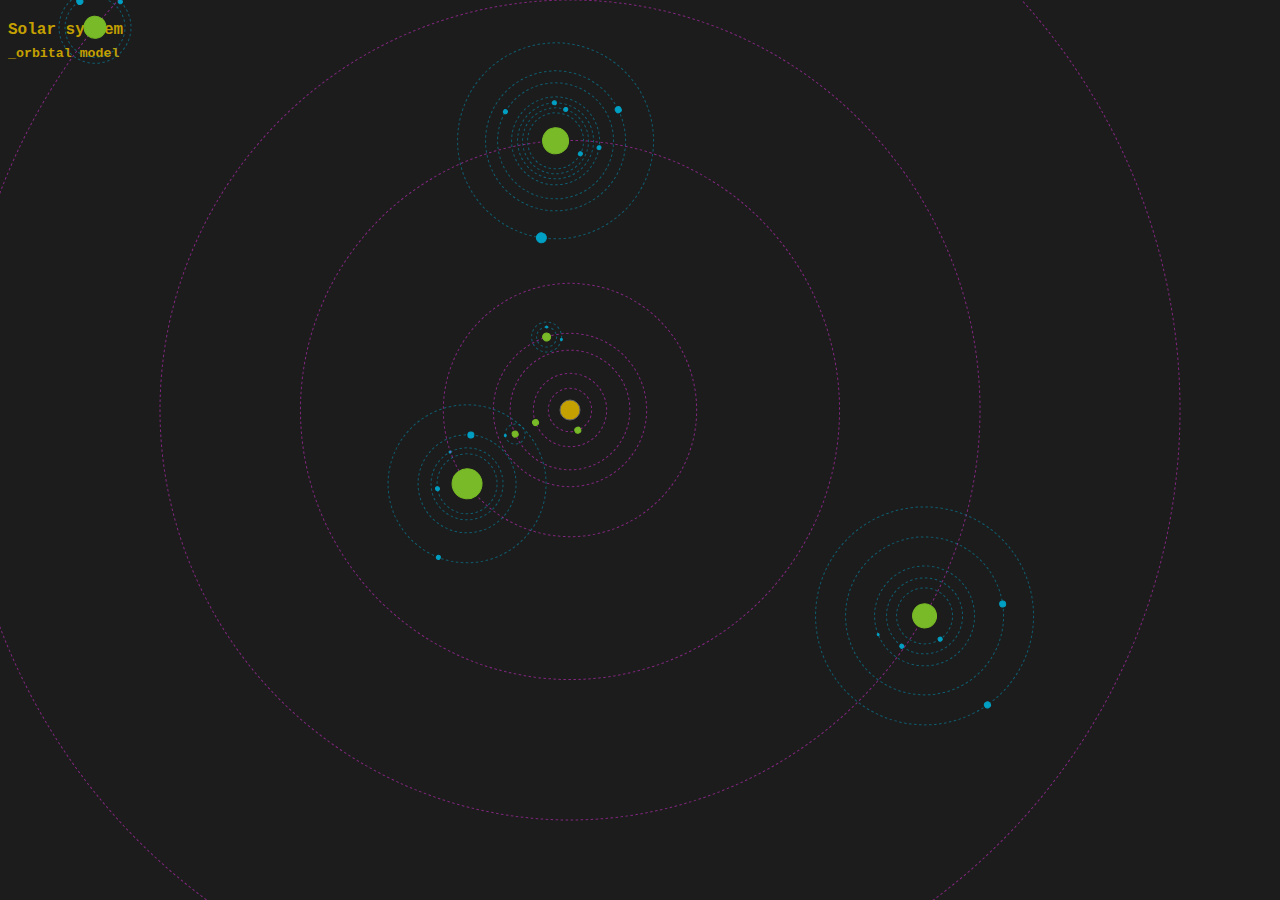
<file: 04/index.html>
<!DOCTYPE html>
<html lang="en">
    <head>
        <meta charset="utf-8">
        <!-- <script src="http://52.35.59.206/javascript/iam.js" charset="utf-8"></script> -->
        <title>Final Project</title>
        <link rel="stylesheet" href="./styles/styles.css">
        <!-- <script src="./scripts/global.js" charset="utf-8"></script> -->
    </head>
    <body class="final-project">
        <header>
            <h4>Solar system</h4>
            <h5>_orbital model</h5>
        </header>
        <div id="chart"></div>
        <footer>
            <!-- <p id="copyright">&#xA9; Hannah August</p> -->
            <!-- <ul>
                <li>
                    <a href="./documentation/index.html">Documentation</a>
                </li> -->
            <!-- <li>
          <a href="http://iam.colum.edu/students/Hanna.Bahdanava/ASWM/">Site Index</a>
        </li> -->
            <!-- </ul> --></footer>
        <script src="./scripts/d3.js" charset="utf-8"></script>
        <script src="./scripts/final-project.js" charset="utf-8"></script>
        <script type="text/javascript">

      // <![CDATA[
      // here is an example of a script directly embedded in a html document.
      // I'm using it to accurately set the copyright date.
      // These lines followed by 2 slashes are comments in JavaScript
      // Comments are not rendered by the javascript engine.
      var copyright = document.getElementById('copyright');
      var year = (new Date()).getFullYear();
      // this is fancy, it's called a regular expression - but we'll learn easier ways
      copyright.innerHTML = copyright.innerHTML.replace(/^(.{1})(.*)/, '$1 '+year+'$2');
      // ]]>
        </script>
    </body>
</html>
</file>
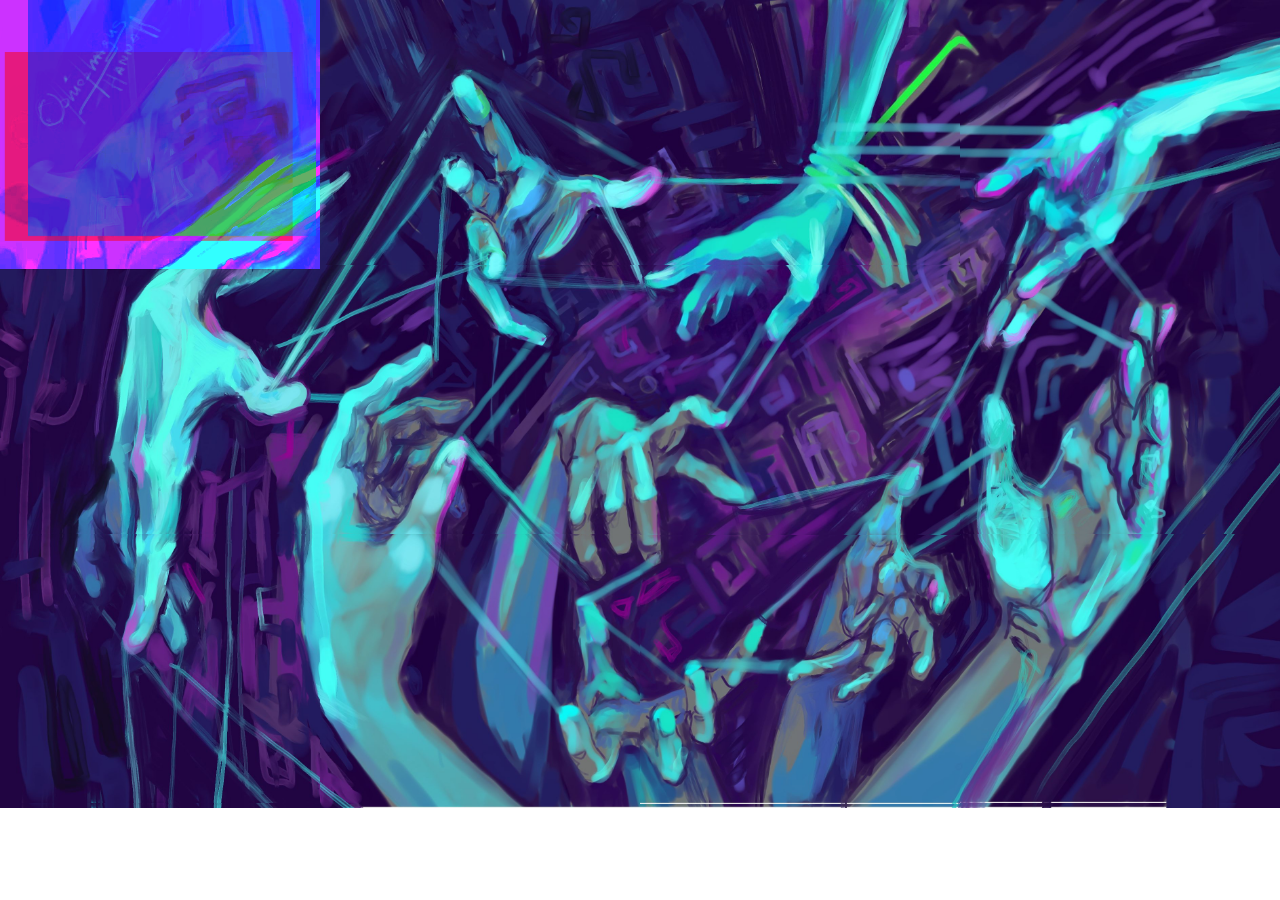
<file: 06/index.html>
<!DOCTYPE html>
<html>
    <head>
        <meta charset="utf-8">
        <meta name="viewport" content="width=device-width, initial-scale=1">
        <title>A Basic HTML5 Template</title>
        <meta name="description" content="A simple HTML5 Template for new projects.">
        <script src="https://code.jquery.com/jquery-3.6.0.min.js"></script>
        <link rel="stylesheet" href="styles.css">
    </head>
    <body>
        <div class="wrapper">
            <div class="box a">
                <img class="img" src="images/image_part_001.jpg">
                <img class="inverse" src="images/image_part_001.jpg">
                <img class="shade" src="images/image_part_001.jpg">
            </div>
            <div class="box b">
                <img class="img" src="images/image_part_002.jpg">
                <img class="shade" src="images/image_part_002.jpg">
                <img class="inverse" src="images/image_part_002.jpg">
            </div>
            <div class="box c">
                <img class="img" src="images/image_part_003.jpg">
                <img class="shade" src="images/image_part_003.jpg">
                <img class="inverse" src="images/image_part_003.jpg">
            </div>
            <div class="box d">
                <img class="inverse" src="images/image_part_004.jpg">
                <img class="shade" src="images/image_part_004.jpg">
                <img class="img" src="images/image_part_004.jpg">
            </div>
            <div class="box e">
                <img class="img" src="images/image_part_005.jpg">
                <img class="shade" src="images/image_part_005.jpg">
                <img class="inverse" src="images/image_part_005.jpg">
            </div>
            <div class="box f">
                <img class="img" src="images/image_part_006.jpg">
                <img class="inverse" src="images/image_part_006.jpg">
                <img class="shade" src="images/image_part_006.jpg">
            </div>
            <div class="box g">
                <img class="inverse" src="images/image_part_007.jpg">
                <img class="img" src="images/image_part_007.jpg">
                <img class="shade" src="images/image_part_007.jpg">
                <img class="inverse" src="images/image_part_007.jpg">
            </div>
            <div class="box h">
                <img class="inverse" src="images/image_part_008.jpg">
                <img class="img" src="images/image_part_008.jpg">
                <img class="shade" src="images/image_part_008.jpg">
                <img class="inverse" src="images/image_part_008.jpg">
            </div>
            <div class="box i">
                <img class="shade" src="images/image_part_009.jpg">
                <img class="img" src="images/image_part_009.jpg">
                <img class="shade" src="images/image_part_009.jpg">
                <img class="inverse" src="images/image_part_009.jpg">
            </div>
            <div class="box j">
                <img class="shade" src="images/image_part_010.jpg">
                <img class="inverse" src="images/image_part_010.jpg">
                <img class="img" src="images/image_part_010.jpg">
            </div>
            <div class="box k">
                <img class="inverse" src="images/image_part_011.jpg">
                <img class="img" src="images/image_part_011.jpg">
                <img class="shade" src="images/image_part_011.jpg">
                <img class="inverse" src="images/image_part_011.jpg">
            </div>
            <div class="box l">
                <img class="shade" src="images/image_part_012.jpg">
                <img class="img" src="images/image_part_012.jpg">
                <img class="inverse" src="images/image_part_012.jpg">
            </div>
        </div>
    </body>
</html>
</file>
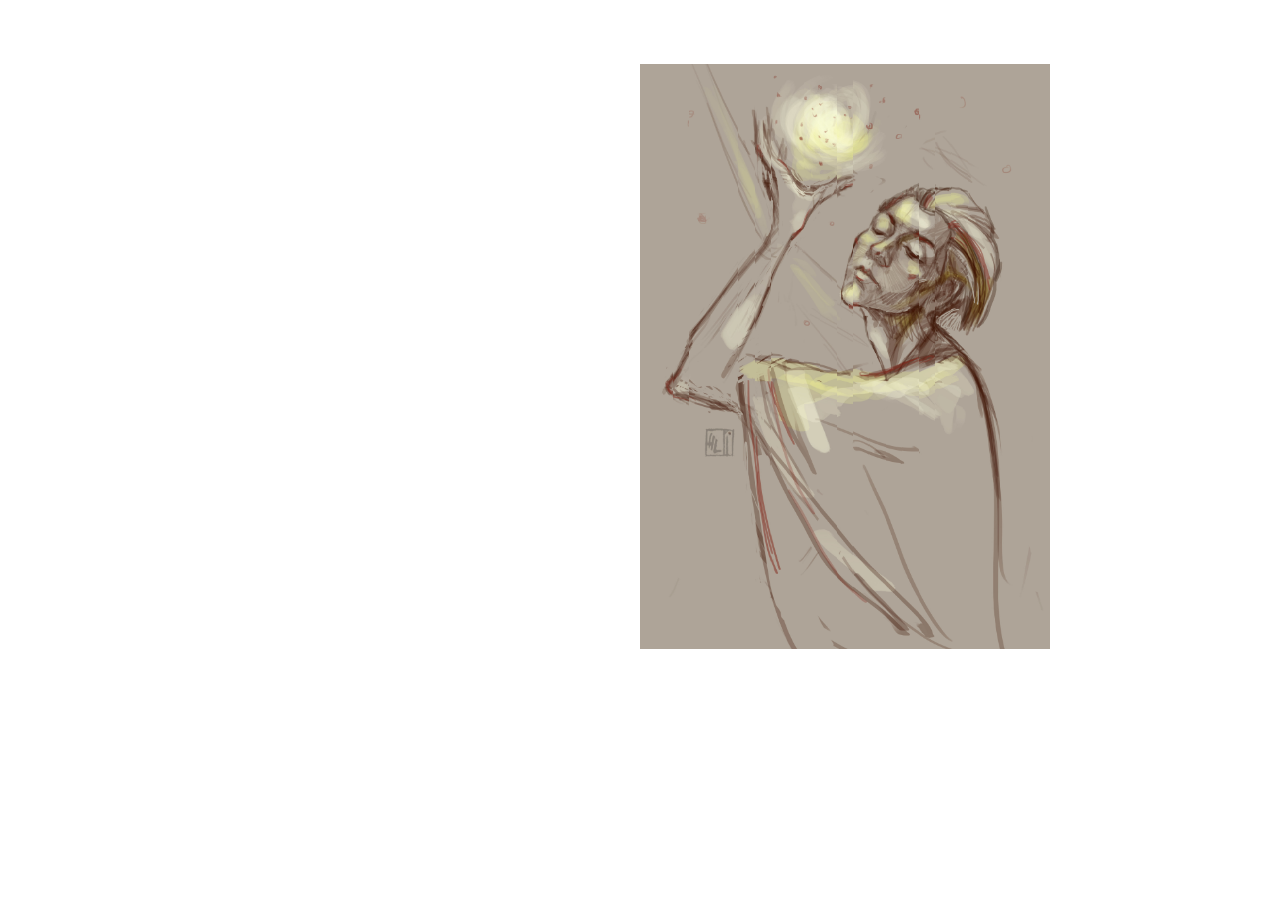
<file: 07/index.html>
<!DOCTYPE html>
<html>
    <head>
        <meta charset="utf-8">
        <meta name="viewport" content="width=device-width, initial-scale=1">
        <title>A Basic HTML5 Template</title>
        <meta name="description" content="A simple HTML5 Template for new projects.">
        <script src="https://code.jquery.com/jquery-3.6.0.min.js"></script>
        <link rel="stylesheet" href="styles.css">
    </head>
    <body>
        <div class="wrapper">
            <div class="box a">
                <img class="inverse" src="images/image_part_001.jpg">
                <img class="shade" src="images/image_part_001.jpg">
                <img class="img" src="images/image_part_001.jpg">
            </div>
            <div class="box b">
                <img class="img" src="images/image_part_002.jpg">
                <img class="shade" src="images/image_part_002.jpg">
                <img class="inverse" src="images/image_part_002.jpg">
            </div>
            <div class="box c">
                <img class="img" src="images/image_part_003.jpg">
                <img class="shade" src="images/image_part_003.jpg">
                <img class="inverse" src="images/image_part_003.jpg">
            </div>
            <div class="box d">
                <img class="img" src="images/image_part_004.jpg">
            </div>
            <div class="box e">
                <img class="img" src="images/image_part_005.jpg">
            </div>
            <div class="box f">
                <img class="img" src="images/image_part_006.jpg">
            </div>
            <div class="box g">
                <img class="img" src="images/image_part_007.jpg">
                <img class="shade" src="images/image_part_007.jpg">
                <img class="inverse" src="images/image_part_007.jpg">
            </div>
            <div class="box h">
                <img class="img" src="images/image_part_008.jpg">
                <img class="shade" src="images/image_part_008.jpg">
                <img class="inverse" src="images/image_part_008.jpg">
            </div>
            <div class="box i">
                <img class="img" src="images/image_part_009.jpg">
                <img class="shade" src="images/image_part_009.jpg">
                <img class="inverse" src="images/image_part_009.jpg">
            </div>
            <div class="box j">
                <img class="img" src="images/image_part_010.jpg">
                <img class="shade" src="images/image_part_010.jpg">
                <img class="inverse" src="images/image_part_010.jpg">
            </div>
            <div class="box k">
                <img class="img" src="images/image_part_011.jpg">
                <img class="shade" src="images/image_part_011.jpg">
                <img class="inverse" src="images/image_part_011.jpg">
            </div>
            <div class="box l">
                <img class="img" src="images/image_part_012.jpg">
                <img class="shade" src="images/image_part_012.jpg">
                <img class="inverse" src="images/image_part_012.jpg">
            </div>
            <div class="box m">
                <img class="img" src="images/image_part_013.jpg">
                <img class="shade" src="images/image_part_013.jpg">
                <img class="inverse" src="images/image_part_013.jpg">
            </div>
            <div class="box n">
                <img class="img" src="images/image_part_014.jpg">
                <img class="shade" src="images/image_part_014.jpg">
                <img class="inverse" src="images/image_part_014.jpg">
            </div>
            <div class="box o">
                <img class="img" src="images/image_part_015.jpg">
                <img class="shade" src="images/image_part_015.jpg">
                <img class="inverse" src="images/image_part_015.jpg">
            </div>
            <div class="box p">
                <img class="img" src="images/image_part_016.jpg">
                <img class="shade" src="images/image_part_016.jpg">
                <img class="inverse" src="images/image_part_016.jpg">
            </div>
            <div class="box q">
                <img class="img" src="images/image_part_017.jpg">
                <img class="shade" src="images/image_part_017.jpg">
                <img class="inverse" src="images/image_part_017.jpg">
            </div>
            <div class="box r">
                <img class="img" src="images/image_part_018.jpg">
                <img class="shade" src="images/image_part_018.jpg">
                <img class="inverse" src="images/image_part_018.jpg">
            </div>
            <div class="box s">
                <img class="img" src="images/image_part_019.jpg">
                <img class="shade" src="images/image_part_019.jpg">
                <img class="inverse" src="images/image_part_019.jpg">
            </div>
            <div class="box t">
                <img class="img" src="images/image_part_020.jpg">
                <img class="shade" src="images/image_part_020.jpg">
                <img class="inverse" src="images/image_part_020.jpg">
            </div>
            <div class="box u">
                <img class="img" src="images/image_part_021.jpg">
                <img class="shade" src="images/image_part_021.jpg">
                <img class="inverse" src="images/image_part_021.jpg">
            </div>
            <div class="box v">
                <img class="img" src="images/image_part_022.jpg">
                <img class="shade" src="images/image_part_022.jpg">
                <img class="inverse" src="images/image_part_022.jpg">
            </div>
            <div class="box w">
                <img class="img" src="images/image_part_023.jpg">
                <img class="shade" src="images/image_part_023.jpg">
                <img class="inverse" src="images/image_part_023.jpg">
            </div>
            <div class="box x">
                <img class="img" src="images/image_part_024.jpg">
                <img class="shade" src="images/image_part_024.jpg">
                <img class="inverse" src="images/image_part_024.jpg">
            </div>
            <div class="box y">
                <img class="img" src="images/image_part_025.jpg">
                <img class="shade" src="images/image_part_025.jpg">
                <img class="inverse" src="images/image_part_025.jpg">
            </div>
        </div>
    </body>
</html>
</file>
<file: 01/style.css>
html,
body {
  width: 100%;
  height: 100%;
  margin: 0;
  padding: 0;
  background-color: #03061a;
  position: relative;
  overflow: hidden;
}
html*,
body* {
  font-family: "Outfit", sans-serif;
}

.star {
  width: 6px;
  height: 6px;
  border-radius: 50%;
  position: absolute;
  z-index: 2;
  background-color: rgba(218, 165, 32, 0.8);
  box-shadow: 0 0 40px 0 rgba(218, 165, 32, 0.8), 0 0 20px 0 #ffffff;
  animation: glow 5s infinite;
}
.star--medium {
  width: 9px;
  height: 9px;
}
.star--big {
  width: 12px;
  height: 12px;
  box-shadow: 0 0 40px 0 goldenrod, 0 0 20px 0 #ffffff, inset 0 0 4px #ffffff;
}

@keyframes glow {
  0% {
    opacity: 0.9;
  }
  50% {
    opacity: 0.2;
  }
  100% {
    opacity: 0.9;
  }
}
@keyframes comet {
  0% {
    transform: rotate(-45deg) translateX(0);
    opacity: 0.3;
  }
  10% {
    opacity: 1;
  }
  20% {
    transform: rotate(-45deg) translateX(-100vw);
    opacity: 0;
  }
  100% {
    transform: rotate(-45deg) translateX(-100vw);
    opacity: 0;
  }
}
.cards-wrapper {
  width: 100vw;
  height: 100vh;
  margin: auto;
  display: flex;
  top: 0;
  left: 0;
  position: absolute;
  z-index: 3;
}
.cards-wrapper .close {
  position: fixed;
  cursor: pointer;
  z-index: 50;
  bottom: 4rem;
  left: 48%;
  display: flex;
  justify-content: center;
  align-items: center;
  border: 0.1rem solid goldenrod;
  color: goldenrod;
  border-radius: 50%;
  height: 2rem;
  width: 2rem;
  font-size: 0;
  font-weight: 600;
  font-family: "Outfit", sans-serif;
  opacity: 0;
  transition: 0.3s linear;
}
.cards-wrapper .close.visible {
  font-size: 16px;
  transform: scale(1.2);
  opacity: 1;
  transition: 0.3s linear;
}
.cards-wrapper .close.visible:hover {
  background: goldenrod;
  color: white;
  transition: 0.3s linear;
}
.cards-wrapper .cards {
  display: flex;
  justify-content: space-between;
  align-items: center;
  margin-left: auto;
  margin-right: auto;
  width: 70%;
}
.cards-wrapper .card {
  width: 28%;
  min-height: 20%;
  display: flex;
  flex-direction: column;
  align-items: center;
  justify-content: center;
  background: white;
  transform-style: preserve-3d;
  transform: perspective(2000px);
  transform: translateZ(60px);
  border-radius: 7px;
  transition: 0.3s linear;
}
.cards-wrapper .card .info {
  font-size: 18px;
  line-height: 1.1;
  top: 3rem;
  opacity: 0;
  height: 0;
  color: goldenrod;
  font-family: "Outfit", sans-serif;
  transition: 0.3s linear;
}
.cards-wrapper .card h3 {
  opacity: 0;
  position: absolute;
  font-family: "Outfit", sans-serif;
  text-transform: uppercase;
  cursor: pointer;
  width: 90%;
  height: 92%;
  display: flex;
  justify-content: center;
  align-items: center;
  margin: 1rem;
  border: 1px solid transparent;
  border-radius: 7px;
  transition: 0.5s linear;
}
.cards-wrapper .card img {
  opacity: 1;
  border-radius: 7px;
  transition: 0.5s linear;
}
.cards-wrapper .card.active {
  transform: translateY(-15rem) !important;
  transition: 0.3s linear;
}
.cards-wrapper .card.active h3 {
  opacity: 1;
  border: 1px solid black;
  transition: 0.5s linear;
}
.cards-wrapper .card.active img {
  opacity: 0.5;
  transition: 0.5s linear;
}
.cards-wrapper .card.active .info {
  position: relative;
  top: 5rem;
  line-height: 1.5;
  opacity: 1;
  font-family: "Outfit", sans-serif;
  transition: 0.3s linear;
  transition-delay: 0.8s;
}
.cards-wrapper .card:hover {
  transition: 0.5s linear;
}
.cards-wrapper .card:hover h3 {
  border: 1px solid black;
  opacity: 1;
  font-size: 24px;
  font-family: "Outfit", sans-serif;
  text-shadow: 2px 2px 10px #ffffff;
  transform-style: preserve-3d;
  transform: perspective(1000px);
  transform: translateZ(20px);
  color: black;
  transition: 0.5s linear;
}
.cards-wrapper .card:hover img {
  opacity: 0.8;
  transition: 0.5s linear;
}
.cards-wrapper .card img {
  width: 100%;
  height: auto;
}/*# sourceMappingURL=style.css.map */
</file>
<file: 013/css/demo.css>
*,
*::after,
*::before {
	-webkit-box-sizing: border-box;
	box-sizing: border-box;
}

body {
	font-family: 'Roboto', 'Avenir Next', sans-serif;
	color: #fff;
	background: #333;
	-webkit-font-smoothing: antialiased;
	-moz-osx-font-smoothing: grayscale;
}

/* Buttons */

.btn {
	display: inline-block;
	cursor: pointer;
	text-align: center;
	pointer-events: auto;
	color: #333;
	border: 0;
	border-radius: 1.85em;
	font-weight: bold;
	text-transform: uppercase;
	letter-spacing: 2px;
	font-size: 0.885em;
	padding: 1em 2em;
	margin: 0 auto;
	background: rgba(251, 224, 148, 0.8);
	-webkit-transition: background 0.3s, opacity 0.3s;
	transition: background 0.3s, opacity 0.3s;
}

.btn:focus {
	outline: none;
}

.btn:hover {
	background: rgba(251, 224, 148, 1);
}

.btn--trigger {
	width: 15em;
	position: absolute;
	bottom: 2em;
	left: 50%;
	margin: 0 0 0 -7.5em;
}

.btn--hidden {
	opacity: 0;
	pointer-events: none;
}

/* Links */

a {
	text-decoration: none;
	color: #fbe094;
	outline: none;
}

/* Demo colors */
.demo-2 a {}
.demo-2 .btn {}
.demo-2 .btn:hover {}
.demo-2 .trigger-headline { color: #fbe094; }
.demo-2 .github-icon { }

.demo-3 a { color: #b5b5b5; }
.demo-3 .btn { background: rgba(148,147,154,0.7); }
.demo-3 .btn:hover { background: rgba(148,147,154,1); }
.demo-3 .trigger-headline { color: #401fe4; }
.demo-3 .github-icon { fill: #b5b5b5;}

.demo-4 a { color: #d70240; }
.demo-4 .btn { background: rgba(215, 2, 64, 0.7); color: #fff; }
.demo-4 .btn:hover { background: rgba(215, 2, 64,1);  }
.demo-4 .trigger-headline { color: #fff; text-shadow: 10px 10px 10px rgba(0,0,0,0.2);}
.demo-4 .github-icon { fill: #d70240;}

.demo-5 a { color: #8a74a0; }
.demo-5 .btn { background: rgba(138, 116, 160, 0.7); color: #fff; }
.demo-5 .btn:hover { background: rgba(138, 116, 160,1); }
.demo-5 .trigger-headline { color: #E61572;}
.demo-5 .github-icon { fill: #8a74a0;}

.demo-6 a { color: #F5F21F; }
.demo-6 .btn { background: rgba(33, 35, 35, 0.7); color: #fff; }
.demo-6 .btn:hover { background: rgba(33, 35, 35, 1); }
.demo-6 .trigger-headline { color: #1D1D1C;}
.demo-6 .github-icon { fill: #F5F21F;}

a:hover,
a:focus {
	color: #fff;
}

.hidden {
	position: absolute;
	overflow: hidden;
	width: 0;
	height: 0;
	pointer-events: none;
}


/* Icons */

.icon {
	display: block;
	width: 1.5em;
	height: 1.5em;
	margin: 0 auto;
	fill: currentColor;
}

/* Header */

.codrops-header {
	position: absolute;
	z-index: 100;
	top: 0;
	left: 0;
	display: -webkit-flex;
	display: -ms-flexbox;
	display: flex;
	-webkit-flex-direction: row;
	-ms-flex-direction: row;
	flex-direction: row;
	-webkit-flex-wrap: wrap;
	flex-wrap: wrap;
	-webkit-align-items: center;
	-ms-flex-align: center;
	align-items: center;
	width: 100%;
	padding: 0.8em 0.75em;
	text-align: left;
}

.codrops-header__title {
	font-size: 1em;
	margin: 0;
	padding: 0 0.75em;
}

.codrops-header__tagline {
	margin: 0 6em 0 0;
	padding: 0 1em;
}


/* Bottom nav */

.bottom-nav {
	position: absolute;
	bottom: 0;
	left: 0;
	width: 100%;
}


/* Demo links */

.codrops-demos {
	font-weight: bold;
	text-align: right;
	padding: 2em 2.5em 2.5em;
}

.codrops-demos span {
	display: inline-block;
	margin: 0 1em 0 0;
}

.codrops-demos a {
	display: inline-block;
	position: relative;
	margin: 0 0.5em;
}

.codrops-demos a.current-demo {
	color: #fff;
}

.codrops-demos a.current-demo::before {
	content: '';
	position: absolute;
	border: 2px solid #fff;
	border-radius: 50%;
	width: 2.25em;
	height: 2.25em;
	top: 50%;
	left: 50%;
	margin: -1.125em 0 0 -1.125em;
}


/* Top Navigation Style */

.codrops-links {
	position: relative;
	display: -webkit-flex;
	display: -ms-flexbox;
	display: flex;
	-webkit-justify-content: center;
	-ms-flex-pack: center;
	justify-content: center;
	text-align: center;
	white-space: nowrap;
}

.codrops-links::after {
	position: absolute;
	top: 15%;
	left: 50%;
	width: 1px;
	height: 70%;
	background: currentColor;
	opacity: 0.7;
	content: '';
	-webkit-transform: rotate3d(0, 0, 1, 22.5deg);
	transform: rotate3d(0, 0, 1, 22.5deg);
}

.codrops-icon {
	display: inline-block;
	margin: 0.5em;
	padding: 0.5em;
}

.github-icon {
	fill: #fbe094;
	color: #251e1e;
	position: absolute;
	top: 0;
	border: 0;
	right: 0;
}

.github-corner:hover .octo-arm {
	animation: octocat-wave 560ms ease-in-out;
}

@keyframes octocat-wave {
	0%,
	100% {
		transform: rotate(0);
	}
	20%,
	60% {
		transform: rotate(-25deg);
	}
	40%,
	80% {
		transform: rotate(10deg);
	}
}

@media (max-width:500px) {
	.github-corner:hover .octo-arm {
		animation: none;
	}
	.github-corner .octo-arm {
		animation: octocat-wave 560ms ease-in-out;
	}
}


/* Content */

.content {
	padding: 3em 0;
}

.trigger-headline {
	top: 0;
	left: 0;
	position: absolute;
	font-size: 6vw;
	text-transform: uppercase;
	pointer-events: none;
	line-height: 1;
	width: 100%;
	height: 100%;
	display: -webkit-flex;
	display: -ms-flexbox;
	display: flex;
	-webkit-align-items: center;
	-ms-flex-align: center;
	align-items: center;
	justify-content: center;
	margin: 0;
}

.trigger-headline span {
	display: inline-block;
	position: relative;
	padding: 0 5vw;
	-webkit-transition: opacity 2s, -webkit-transform 2s;
	transition: opacity 2s, transform 2s;
	-webkit-transition-timing-function: cubic-bezier(0.2,1,0.3,1);
	transition-timing-function: cubic-bezier(0.2,1,0.3,1);
	-webkit-transition-delay: 0.7s;
	transition-delay: 0.7s;
}

.js .trigger-headline--hidden span {
	pointer-events: none;
	opacity: 0;
}

.js .trigger-headline--hidden span:nth-child(1) {
	-webkit-transform: translate3d(-100px,0,0);
	transform: translate3d(-100px,0,0);
}

.js .trigger-headline--hidden span:nth-child(2) {
	-webkit-transform: translate3d(-50px,0,0);
	transform: translate3d(-50px,0,0);
}

.js .trigger-headline--hidden span:nth-child(3) {
	-webkit-transform: translate3d(-25px,0,0);
	transform: translate3d(-25px,0,0);
}

.js .trigger-headline--hidden span:nth-child(4) {
	-webkit-transform: translate3d(25px,0,0);
	transform: translate3d(25px,0,0);
}

.js .trigger-headline--hidden span:nth-child(5) {
	-webkit-transform: translate3d(50px,0,0);
	transform: translate3d(50px,0,0);
}

.js .trigger-headline--hidden span:nth-child(6) {
	-webkit-transform: translate3d(100px,0,0);
	transform: translate3d(100px,0,0);
}

/* Adjustments for some demos */
.demo-4 .trigger-headline span {
	-webkit-transition: opacity 2.3s, -webkit-transform 2.3s;
	transition: opacity 2.3s, transform 2.3s;
	-webkit-transition-timing-function: cubic-bezier(0.2,1,0.3,1);
	transition-timing-function: cubic-bezier(0.2,1,0.3,1);
	-webkit-transition-delay: 0.1s;
	transition-delay: 0.1s;
}

.js .demo-4 .trigger-headline--hidden span:nth-child(1) {
	-webkit-transform: translate3d(200px,0,0);
	transform: translate3d(200px,0,0);
}

.js .demo-4 .trigger-headline--hidden span:nth-child(2) {
	-webkit-transform: translate3d(100px,0,0);
	transform: translate3d(100px,0,0);
}

.js .demo-4 .trigger-headline--hidden span:nth-child(3) {
	-webkit-transform: translate3d(50px,0,0);
	transform: translate3d(50px,0,0);
}

.js .demo-4 .trigger-headline--hidden span:nth-child(4) {
	-webkit-transform: translate3d(-50px,0,0);
	transform: translate3d(-50px,0,0);
}

.js .demo-4 .trigger-headline--hidden span:nth-child(5) {
	-webkit-transform: translate3d(-100px,0,0);
	transform: translate3d(-100px,0,0);
}

.js .demo-4 .trigger-headline--hidden span:nth-child(6) {
	-webkit-transform: translate3d(-200px,0,0);
	transform: translate3d(-200px,0,0);
}

.demo-5 .trigger-headline span {
	-webkit-transition-delay: 0s;
	transition-delay: 0s;
}


/* Related demos */

.content--related {
	font-weight: bold;
	padding: 10em 1em;
	text-align: center;
	background: #333;
	color: #fff;
}

.content__wrap--related {
	max-width: 800px;
	margin: 0 auto;
}

.media-item {
	display: inline-block;
	padding: 1em;
	vertical-align: top;
	-webkit-transition: color 0.3s;
	transition: color 0.3s;
}

.media-item__img {
	max-width: 100%;
	opacity: 0.6;
	-webkit-transition: opacity 0.3s;
	transition: opacity 0.3s;
}

.media-item:hover .media-item__img,
.media-item:focus .media-item__img {
	opacity: 1;
}

.media-item__title {
	font-size: 1em;
	margin: 0;
	padding: 0.5em;
}

@media screen and (max-width:60em) {
	.codrops-demos {
		margin-bottom: 4em;
		text-align: center;
	}
}
</file>
<file: 013/css/component.css>
.segmenter {
	width: 100vw;
	height: 100vh;
	position: relative;
	overflow: hidden;
}

.segmenter__image {
	width: 100%;
	display: block;
}

.segmenter__background,
.segmenter__pieces,
.segmenter__piece-wrap,
.segmenter__piece-parallax,
.segmenter__piece {
	position: absolute;
	width: 100%;
	height: 100%;
	top: 0;
	left: 0;
	-webkit-transform-style: preserve-3d;
	transform-style: preserve-3d;
}

.segmenter__piece-parallax {
	-webkit-transition: -webkit-transform 0.2s ease-out;
	transition: transform 0.2s ease-out;
}

.segmenter__pieces {
	-webkit-perspective: 400px;
	perspective: 400px;
}

.segmenter__background,
.segmenter__piece {
	background-size: cover;
	background-repeat: no-repeat;
	background-position: 50% 50%;
}

.segmenter__shadow {
	position: absolute;
	opacity: 0;
	box-shadow: 0px 2px 15px rgba(0,0,0,0.7);
}

/* Individual shadow styles */
.demo-1 .segmenter__shadow {
	box-shadow: 0px 20px 50px rgba(18, 20, 28, 0.61);
}

.demo-2 .segmenter__shadow {
	box-shadow: 10px 10px 30px rgba(43, 27, 19, 0.95);
}

.demo-3 .segmenter__shadow {
	border: 7px solid rgba(255,255,255,0.7);
	box-shadow: none;
}

.demo-3 .segmenter__shadow::before {
	content: '';
	position: absolute;
	top: -20px;
	left: -20px;
	width: 100%;
	height: 100%;
	box-shadow: -5px -5px 30px rgba(0, 0, 0, 0.7);
}

.demo-4 .segmenter__shadow {
	box-shadow: 8px 8px 30px rgba(15, 32, 38, 0.35);
}

.demo-5 .segmenter__shadow {
	box-shadow: 0px 18px 29px rgba(4, 19, 22, 0.65);
}

.demo-6 .segmenter__shadow {
	box-shadow: 2px 20px 35px rgba(25, 23, 20, 0.75);
}
</file>
<file: 03/styles.css>
@import url("https://fonts.googleapis.com/css?family=Annie+Use+Your+Telescope|La+Belle+Aurore|Meddon|Reenie+Beanie|Satisfy|Zeyada");
/*
font-family: 'Satisfy', cursive;
font-family: 'Reenie Beanie', cursive;
font-family: 'Zeyada', cursive;
font-family: 'Annie Use Your Telescope', cursive;
font-family: 'La Belle Aurore', cursive;
font-family: 'Meddon', cursive;*/
.scrolls {
  font-family: "Meddon", cursive;
}

body {
  height: 7000px;
  background: linear-gradient(to bottom, rgb(255, 153, 0), rgb(204, 204, 0));
}

header {
  position: fixed;
  width: 9em;
  height: 3em;
}

h4 {
  text-align: center;
  margin-top: 0.5em;
  width: 9em;
  text-transform: uppercase;
  letter-spacing: 1em;
  font-weight: 200;
  border-bottom: double 3px black;
}

svg {
  position: fixed;
  top: 5vw;
  width: 80vw;
  margin-left: 5vw;
}

footer {
  text-transform: uppercase;
  position: fixed;
  bottom: 0;
  font-size: 70%;
  width: 13em;
  right: 0;
  background-color: rgba(255, 255, 255, 0.5);
}

footer ul {
  list-style-type: none;
  text-align: right;
}

footer a {
  color: black;
}

#copyright {
  text-align: right;
}

path {
  transition: stroke 1.5s 0.5s linear;
}

.clock path,
.clock circle,
.clock line {
  fill: none;
  fill-opacity: 0;
  stroke: #8f2800;
  stroke-dasharray: 1000;
  stroke-dashoffset: 1000;
  animation: dash 13s 10s forwards;
  cursor: pointer;
}

.sign path {
  fill: none;
  stroke: #8f2800;
  stroke-dasharray: 1000;
  stroke-dashoffset: 1000;
  animation: dashee 20s 70s forwards;
}

.tree path {
  fill: none;
  stroke: #8f2800;
  stroke-dasharray: 3000;
  stroke-dashoffset: 3000;
  stroke-width: 0.8;
}

.cups path {
  fill: none;
  stroke: #8f2800;
  stroke-dasharray: 3000;
  stroke-dashoffset: 3000;
  stroke-width: 1.2;
  /*animation: cups 20s 60s  forwards;*/
}

.newb path {
  fill: none;
  stroke: #8f2800;
  stroke-dasharray: 3000;
  stroke-dashoffset: 3000;
  stroke-width: 1.2;
  /*//animation: some 10s 1s forwards;*/
}

.new path {
  fill: none;
  stroke: #8f2800;
  stroke-width: 1.2;
  animation: some 35s -11s forwards;
}

path.b2 {
  /*    stroke-dasharray: 3000;
      stroke-dashoffset: 3000;*/
}

.sides path {
  fill: none;
  stroke: #8f2800;
  stroke-dasharray: 0;
  stroke-dashoffset: 0;
  stroke-width: 1.2;
  animation: dashs 20s 60s forwards;
}

div.clicks,
.clocks {
  font-family: "Reenie Beanie", cursive;
  position: fixed;
  bottom: 1em;
  left: 35vw;
  opacity: 0;
  color: #8f2800;
  transition: 2s;
}

path.checks,
path.cupss {
  opacity: 0;
  fill: none;
  stroke: #8f2800;
  stroke-width: 1.2;
  height: 70%;
  transition: 2s;
}

.scrolls {
  position: fixed;
  bottom: 1em;
  left: 40vw;
  opacity: 0;
  color: #8f2800;
  transition: 2s;
}

@keyframes scro {
  to {
    fill: none;
    stroke: #8f2800;
    stroke-width: 0.8;
    stroke-dasharray: 0;
    stroke-dashoffset: 0;
  }
}
.press path {
  fill: none;
  stroke: #8f2800;
  stroke-dasharray: 3000;
  stroke-dashoffset: 3000;
  stroke-width: 0.7;
  animation: dashs 10s 30s forwards;
}

path.st0 {
  animation: dashs 37s 7s forwards;
}

path.st1 {
  animation: dashs 37s 8s forwards;
}

path.st2 {
  animation: dashs 37s 9s forwards;
}

path.st3 {
  animation: dashs 37s 10s forwards;
}

path.st4 {
  animation: dashs 37s 11s forwards;
}

path.st5 {
  animation: dashs 37s 12s forwards;
}

path.st6 {
  animation: dashs 37s 13s forwards;
}

path.st7 {
  animation: dashs 37s 14s forwards;
}

path.st8 {
  animation: dashs 37s 15s forwards;
}

path.st9 {
  animation: dashs 37s 16s forwards;
}

path.st10 {
  animation: dashs 37s 17s forwards;
}

path.st11 {
  animation: dashs 37s 18s forwards;
}

path.st12 {
  animation: dashs 37s 19s forwards;
}

path.st13 {
  animation: dashs 37s 20s forwards;
}

@keyframes some {
  to {
    stroke-width: 1.2;
    stroke-dasharray: 0;
    stroke-dashoffset: 0;
  }
}
@keyframes cups {
  to {
    stroke-width: 1.2;
    stroke-dasharray: 0;
    stroke-dashoffset: 0;
  }
}
@keyframes dashs {
  to {
    stroke-dashoffset: 0;
    stroke-width: 1.2;
  }
}
@keyframes dashee {
  to {
    stroke-dashoffset: 0;
    stroke-width: 0.8;
  }
}
@keyframes dash {
  to {
    fill-transition: 2s ease;
    fill: #f5c731;
    fill-opacity: 0;
    stroke-dashoffset: 0;
    stroke-width: 1;
  }
}
.info {
  background-color: white;
  border: 3px double brown;
  opacity: 0.85;
}

.colorrange {
  bottom: 10%;
  opacity: 0;
  left: 45%;
  position: fixed;
  transition: 2s;
}

.st4 {
  fill: none;
  stroke: #9b042b;
  stroke-miterlimit: 10;
}/*# sourceMappingURL=styles.css.map */
</file>
<file: 04/styles/styles.css>
body {
  background-color: #1c1c1c;
}

h4,
h5 {
  font-family: Courier;
  color: #c4a000;
}

h5 {
  margin-top: -15px;
}

#orbits {
  position: fixed;
  top: 0;
  left: 0;
  z-index: 0;
}

#sun {
  stroke: #666;
  fill: #c4a000;
}

.tool {
  height: auto;
  width: 11em;
  background-color: #1f414d;
  color: #eddb0e;
  padding: 10px;
  font-family: Courier;
  font-weight: 400;
  border: double 3px #de4a00;
  cursor: default;
}

.orbit {
  fill: none;
  stroke-dasharray: 2.5;
  opacity: 0.5;
}

.moon {
  stroke: #00a0c4;
  fill: #00a0c4;
}

.moon:hover {
  stroke: #78ba27;
  stroke-width: 2px;
  fill: #0eedcf;
}

.planet {
  stroke: #78ba27;
  fill: #78ba27;
  z-index: 95;
}

.planet:hover {
  stroke: #c4a000;
  stroke-width: 3px;
  fill: #de4a00;
}

footer {
  color: #c4a000;
  text-transform: uppercase;
  position: fixed;
  bottom: 0;
  right: 0;
  font-size: 70%;
  width: 13em;
}

a {
  color: #c4a000;
}

.p_line {
  stroke: #c4a000;
  stroke-width: 1px;
}

.m_line {
  stroke: #78ba27;
  stroke-width: 1px;
}/*# sourceMappingURL=styles.css.map */
</file>
<file: 06/styles.css>
body {
  margin: 0;
  overflow-y: hidden;
}

.wrapper {
  display: grid;
  grid-template-columns: repeat(4, 1fr);
  grid-template-rows: repeat(3, 1fr);
}
.wrapper .box {
  position: relative;
}
.wrapper .a {
  grid-column: 1/2;
  grid-row: 1/2;
}
.wrapper .b {
  grid-column: 2/3;
  grid-row: 1/2;
}
.wrapper .c {
  grid-column: 3/4;
  grid-row: 1/2;
}
.wrapper .d {
  grid-column: 4/5;
  grid-row: 1/2;
}
.wrapper .e {
  grid-column: 1/2;
  grid-row: 2/3;
}
.wrapper .f {
  grid-column: 2/3;
  grid-row: 2/3;
}
.wrapper .g {
  grid-column: 3/4;
  grid-row: 2/3;
}
.wrapper .h {
  grid-column: 4/5;
  grid-row: 2/3;
}
.wrapper .i {
  grid-column: 1/2;
  grid-row: 3/4;
}
.wrapper .j {
  grid-column: 2/3;
  grid-row: 3/4;
}
.wrapper .k {
  grid-column: 3/4;
  grid-row: 3/4;
}
.wrapper .l {
  grid-column: 4/5;
  grid-row: 3/4;
}
.wrapper .box .img {
  position: relative;
  top: 0;
  left: 0;
  width: 100%;
  height: 100%;
  transition: 0.5s ease;
}
.wrapper .box .shade {
  position: absolute;
  width: 100%;
  top: 0;
  left: 0;
  height: auto;
  transition: 0.5s ease;
}
.wrapper .box .inverse {
  position: absolute;
  width: 100%;
  top: 0;
  left: 0;
  height: auto;
  transition: 0.5s ease;
}
.wrapper .box:hover .img {
  width: 100%;
  height: 100%;
  opacity: 0.8;
  filter: saturate(10);
  transition: 0.5s ease;
}
.wrapper .box:hover .shade {
  margin: 5%;
  width: 90%;
  height: 90%;
  opacity: 0.6;
  filter: hue-rotate(-60deg) saturate(8);
  transform: translate3d(12px, -22px, -35px);
  transition: 0.7s ease;
}
.wrapper .box:hover .inverse {
  margin-top: 15%;
  margin-bottom: 15%;
  margin-left: 5%;
  margin-right: 5%;
  width: 90%;
  height: 70%;
  opacity: 1;
  opacity: 0.5;
  filter: hue-rotate(100deg) saturate(8);
  transform: translate3d(-0.7rem, 4px, 1rem);
  transition: 0.7s ease;
}/*# sourceMappingURL=styles.css.map */
</file>
<file: 07/styles.css>
body {
  margin: 0;
}

.wrapper {
  display: grid;
  width: 32%;
  margin-left: 50%;
  margin-right: auto;
  margin-top: 5%;
  margin-bottom: auto;
  height: 80%;
  grid-template-columns: repeat(25, 1fr);
  grid-template-rows: 1fr;
}
.wrapper .box {
  position: relative;
  bottom: 0;
}
.wrapper .a {
  grid-column: 1/2;
  grid-row: 1/2;
}
.wrapper .b {
  grid-column: 2/3;
  grid-row: 1/2;
}
.wrapper .c {
  grid-column: 3/4;
  grid-row: 1/2;
}
.wrapper .d {
  grid-column: 4/5;
  grid-row: 1/2;
}
.wrapper .e {
  grid-column: 5/6;
  grid-row: 1/2;
}
.wrapper .f {
  grid-column: 6/7;
  grid-row: 1/2;
}
.wrapper .g {
  grid-column: 7/8;
  grid-row: 1/2;
}
.wrapper .h {
  grid-column: 8/9;
  grid-row: 1/2;
}
.wrapper .i {
  grid-column: 9/10;
  grid-row: 1/2;
}
.wrapper .j {
  grid-column: 10/11;
  grid-row: 1/2;
}
.wrapper .k {
  grid-column: 11/12;
  grid-row: 1/2;
}
.wrapper .l {
  grid-column: 12/13;
  grid-row: 1/2;
}
.wrapper .m {
  grid-column: 13/14;
  grid-row: 1/2;
}
.wrapper .n {
  grid-column: 14/15;
  grid-row: 1/2;
}
.wrapper .o {
  grid-column: 15/16;
  grid-row: 1/2;
}
.wrapper .p {
  grid-column: 16/17;
  grid-row: 1/2;
}
.wrapper .q {
  grid-column: 17/18;
  grid-row: 1/2;
}
.wrapper .r {
  grid-column: 18/19;
  grid-row: 1/2;
}
.wrapper .s {
  grid-column: 19/20;
  grid-row: 1/2;
}
.wrapper .t {
  grid-column: 20/21;
  grid-row: 1/2;
}
.wrapper .u {
  grid-column: 21/22;
  grid-row: 1/2;
}
.wrapper .v {
  grid-column: 22/23;
  grid-row: 1/2;
}
.wrapper .w {
  grid-column: 23/24;
  grid-row: 1/2;
}
.wrapper .y {
  grid-column: 24/25;
  grid-row: 1/2;
}
.wrapper .z {
  grid-column: 25/26;
  grid-row: 1/2;
}
.wrapper .box .img {
  position: relative;
  bottom: 0;
  left: 0;
  width: 100%;
  height: 100%;
  transition: 5s ease;
}
.wrapper .box .shade {
  position: absolute;
  width: 100%;
  left: 0;
  height: auto;
  bottom: 0;
  transition: 2s ease;
}
.wrapper .box .inverse {
  position: absolute;
  width: 100%;
  left: 0;
  bottom: 0;
  height: auto;
  transition: 4s ease;
}
.wrapper .box:hover .img {
  margin: 0;
  width: 100%;
  height: 90%;
  opacity: 0.8;
  transform: scaleX(-1);
  filter: saturate(9);
  -ms-filter: "FlipH";
  transition: 0.5s ease;
}
.wrapper .box:hover .shade {
  margin: 5%;
  width: 90%;
  height: 90%;
  opacity: 0.6;
  filter: hue-rotate(-60deg) saturate(8);
  transform: translate3d(12px, -22px, -35px);
  transition: 0.7s ease;
}
.wrapper .box:hover .inverse {
  margin-top: 15%;
  margin-bottom: 15%;
  margin-left: 5%;
  margin-right: 5%;
  width: 90%;
  height: 70%;
  opacity: 0.5;
  filter: hue-rotate(100deg) saturate(8);
  transform: translate3d(-0.7rem, 4px, 1rem);
  transition: 0.7s ease;
}/*# sourceMappingURL=styles.css.map */
</file>
